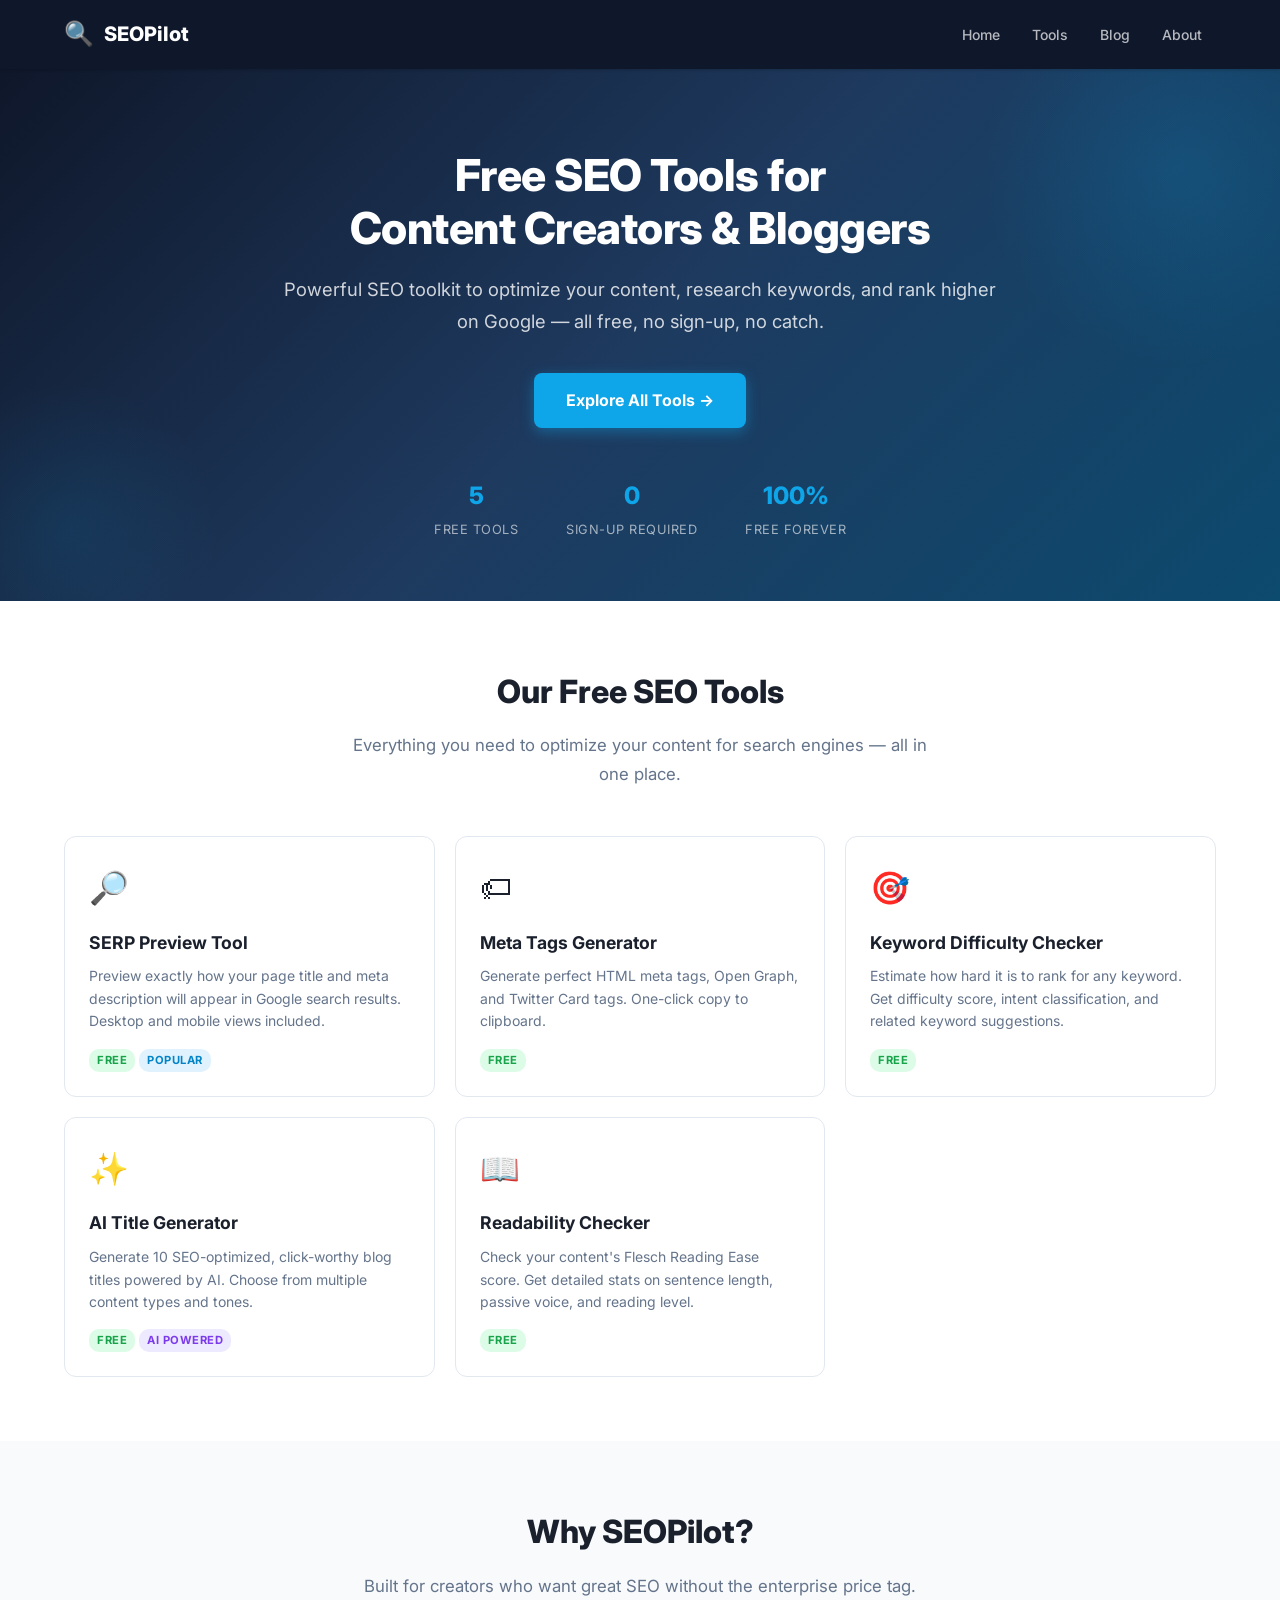
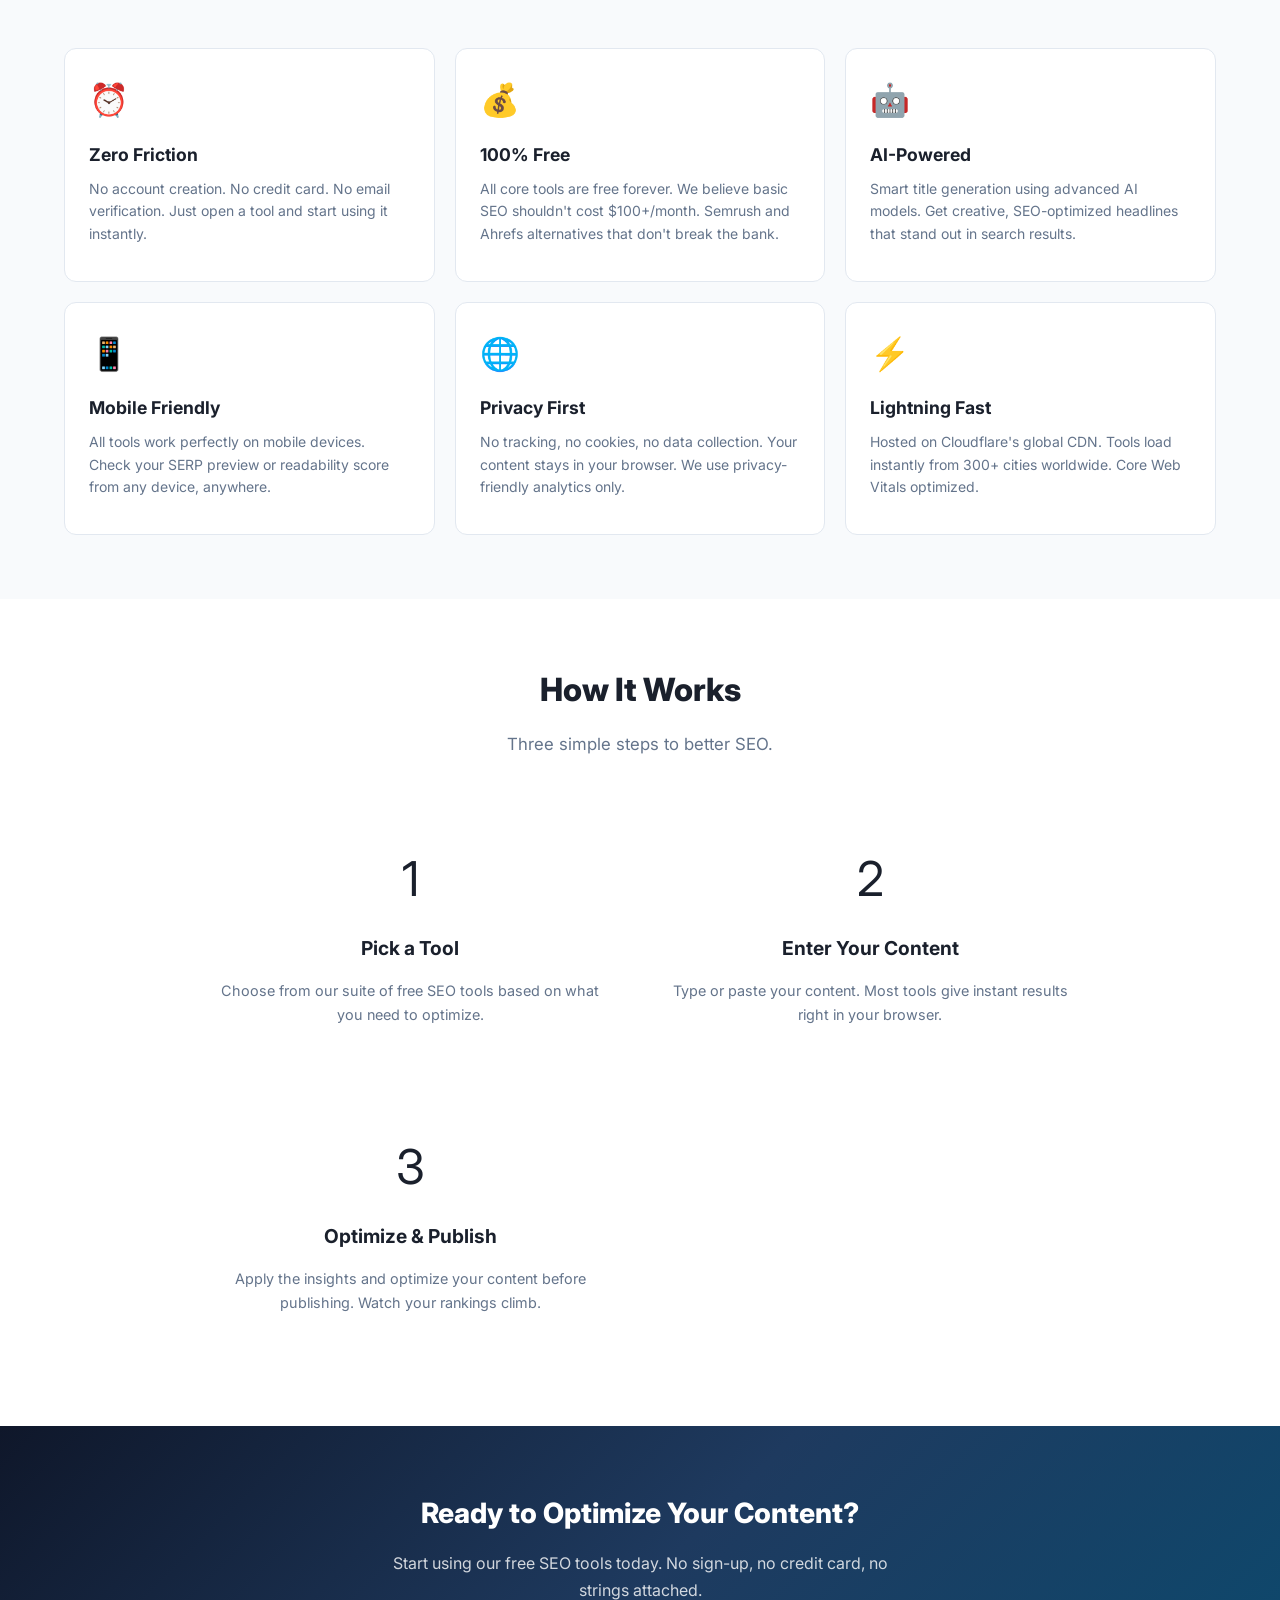
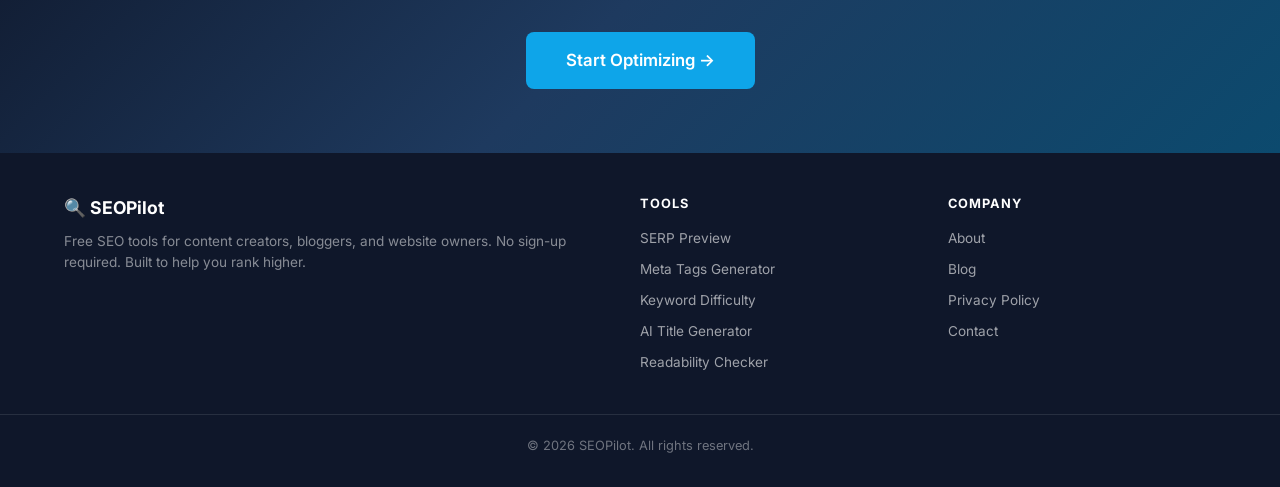
<file: index.html>
<!DOCTYPE html>
<html lang="en">
<head>
<meta charset="UTF-8">
<meta name="viewport" content="width=device-width, initial-scale=1.0">
<title>SEOPilot — Free SEO Tools for Content Creators | No Sign-up</title>
<meta name="description" content="Free SEO toolkit for bloggers and content creators. SERP preview, meta tags generator, keyword difficulty checker, AI title generator, readability checker. No sign-up required.">
<meta name="keywords" content="free seo tools, serp preview, meta tags generator, keyword difficulty checker, blog title generator, readability checker, seo toolkit">
  <meta name="google-site-verification" content="DtPGThG_ALTm24h2WNRoPgK8EheBZ637I0YvZ5akp44">
  <meta name="robots" content="index, follow">
  <link rel="canonical" href="https://seopilot.crazynotesman.workers.dev/">

<!-- Open Graph -->
<meta property="og:title" content="SEOPilot — Free SEO Tools for Content Creators | No Sign-up">
<meta property="og:description" content="Free SEO toolkit for bloggers and content creators. No sign-up, no credit card, no limits.">
<meta property="og:type" content="website">
<meta property="og:url" content="https://seopilot.crazynotesman.workers.dev/">
<meta property="og:site_name" content="SEOPilot">

<!-- Twitter Card -->
<meta name="twitter:card" content="summary_large_image">
<meta name="twitter:title" content="SEOPilot — Free SEO Tools for Content Creators">
<meta name="twitter:description" content="Free SEO toolkit for bloggers and content creators. No sign-up, no credit card, no limits.">

<!-- Schema -->
<script type="application/ld+json">
{
  "@context": "https://schema.org",
  "@type": "WebSite",
  "name": "SEOPilot",
  "url": "https://seopilot.crazynotesman.workers.dev/",
  "description": "Free SEO tools for content creators, bloggers, and website owners. No sign-up required.",
  "potentialAction": {
    "@type": "SearchAction",
    "target": "https://seopilot.crazynotesman.workers.dev/search?q={search_term_string}",
    "query-input": "required name=search_term_string"
  }
}
</script>

<!-- Fonts -->
<link rel="preconnect" href="https://fonts.googleapis.com">
<link rel="preconnect" href="https://fonts.gstatic.com" crossorigin>
<link href="https://fonts.googleapis.com/css2?family=Inter:wght@400;500;600;700;800&display=swap" rel="stylesheet">

<link rel="stylesheet" href="/assets/css/main.css">
</head>
<body>
<div id="header-placeholder"></div>

<!-- Hero -->
<section class="hero">
  <div class="hero-content">
    <h1>Free SEO Tools for<br>Content Creators & Bloggers</h1>
    <p class="hero-subtitle">Powerful SEO toolkit to optimize your content, research keywords, and rank higher on Google — all free, no sign-up, no catch.</p>
    <a href="/tools/" class="hero-cta">Explore All Tools &rarr;</a>
    <div class="hero-stats">
      <div class="hero-stat">
        <div class="stat-num">5</div>
        <div class="stat-label">Free Tools</div>
      </div>
      <div class="hero-stat">
        <div class="stat-num">0</div>
        <div class="stat-label">Sign-up Required</div>
      </div>
      <div class="hero-stat">
        <div class="stat-num">100%</div>
        <div class="stat-label">Free Forever</div>
      </div>
    </div>
  </div>
</section>

<!-- Tools Section -->
<section class="section">
  <div class="container">
    <div class="section-header">
      <h2>Our Free SEO Tools</h2>
      <p class="section-desc">Everything you need to optimize your content for search engines — all in one place.</p>
    </div>
    <div class="cards-grid">

      <a href="/tools/serp-preview/" class="tool-card">
        <div class="tool-card-icon">&#128270;</div>
        <h3>SERP Preview Tool</h3>
        <p>Preview exactly how your page title and meta description will appear in Google search results. Desktop and mobile views included.</p>
        <span class="badge badge-free">Free</span>
        <span class="badge badge-popular">Popular</span>
      </a>

      <a href="/tools/meta-tags-generator/" class="tool-card">
        <div class="tool-card-icon">&#127991;</div>
        <h3>Meta Tags Generator</h3>
        <p>Generate perfect HTML meta tags, Open Graph, and Twitter Card tags. One-click copy to clipboard.</p>
        <span class="badge badge-free">Free</span>
      </a>

      <a href="/tools/keyword-difficulty/" class="tool-card">
        <div class="tool-card-icon">&#127919;</div>
        <h3>Keyword Difficulty Checker</h3>
        <p>Estimate how hard it is to rank for any keyword. Get difficulty score, intent classification, and related keyword suggestions.</p>
        <span class="badge badge-free">Free</span>
      </a>

      <a href="/tools/ai-title-generator/" class="tool-card">
        <div class="tool-card-icon">&#10024;</div>
        <h3>AI Title Generator</h3>
        <p>Generate 10 SEO-optimized, click-worthy blog titles powered by AI. Choose from multiple content types and tones.</p>
        <span class="badge badge-free">Free</span>
        <span class="badge badge-ai">AI Powered</span>
      </a>

      <a href="/tools/readability-checker/" class="tool-card">
        <div class="tool-card-icon">&#128214;</div>
        <h3>Readability Checker</h3>
        <p>Check your content's Flesch Reading Ease score. Get detailed stats on sentence length, passive voice, and reading level.</p>
        <span class="badge badge-free">Free</span>
      </a>

    </div>
  </div>
</section>

<!-- Why Section -->
<section class="section" style="background:var(--card-bg)">
  <div class="container">
    <div class="section-header">
      <h2>Why SEOPilot?</h2>
      <p class="section-desc">Built for creators who want great SEO without the enterprise price tag.</p>
    </div>
    <div class="cards-grid" style="margin-top:40px">
      <div class="tool-card" style="cursor:default;transform:none">
        <div class="tool-card-icon">&#9200;</div>
        <h3>Zero Friction</h3>
        <p>No account creation. No credit card. No email verification. Just open a tool and start using it instantly.</p>
      </div>
      <div class="tool-card" style="cursor:default;transform:none">
        <div class="tool-card-icon">&#128176;</div>
        <h3>100% Free</h3>
        <p>All core tools are free forever. We believe basic SEO shouldn't cost $100+/month. Semrush and Ahrefs alternatives that don't break the bank.</p>
      </div>
      <div class="tool-card" style="cursor:default;transform:none">
        <div class="tool-card-icon">&#129302;</div>
        <h3>AI-Powered</h3>
        <p>Smart title generation using advanced AI models. Get creative, SEO-optimized headlines that stand out in search results.</p>
      </div>
      <div class="tool-card" style="cursor:default;transform:none">
        <div class="tool-card-icon">&#128241;</div>
        <h3>Mobile Friendly</h3>
        <p>All tools work perfectly on mobile devices. Check your SERP preview or readability score from any device, anywhere.</p>
      </div>
      <div class="tool-card" style="cursor:default;transform:none">
        <div class="tool-card-icon">&#127760;</div>
        <h3>Privacy First</h3>
        <p>No tracking, no cookies, no data collection. Your content stays in your browser. We use privacy-friendly analytics only.</p>
      </div>
      <div class="tool-card" style="cursor:default;transform:none">
        <div class="tool-card-icon">&#9889;</div>
        <h3>Lightning Fast</h3>
        <p>Hosted on Cloudflare's global CDN. Tools load instantly from 300+ cities worldwide. Core Web Vitals optimized.</p>
      </div>
    </div>
  </div>
</section>

<!-- How It Works -->
<section class="section">
  <div class="container">
    <div class="section-header">
      <h2>How It Works</h2>
      <p class="section-desc">Three simple steps to better SEO.</p>
    </div>
    <div class="cards-grid" style="max-width:900px;margin:40px auto 0">
      <div style="text-align:center;padding:32px 20px">
        <div style="font-size:3rem;margin-bottom:12px">1</div>
        <h3 style="font-size:1.2rem;margin:0 0 8px">Pick a Tool</h3>
        <p style="font-size:0.9rem;color:var(--text-secondary)">Choose from our suite of free SEO tools based on what you need to optimize.</p>
      </div>
      <div style="text-align:center;padding:32px 20px">
        <div style="font-size:3rem;margin-bottom:12px">2</div>
        <h3 style="font-size:1.2rem;margin:0 0 8px">Enter Your Content</h3>
        <p style="font-size:0.9rem;color:var(--text-secondary)">Type or paste your content. Most tools give instant results right in your browser.</p>
      </div>
      <div style="text-align:center;padding:32px 20px">
        <div style="font-size:3rem;margin-bottom:12px">3</div>
        <h3 style="font-size:1.2rem;margin:0 0 8px">Optimize & Publish</h3>
        <p style="font-size:0.9rem;color:var(--text-secondary)">Apply the insights and optimize your content before publishing. Watch your rankings climb.</p>
      </div>
    </div>
  </div>
</section>

<!-- CTA -->
<section style="background:linear-gradient(135deg,#0f172a 0%,#1e3a5f 50%,#0c4a6e 100%);color:white;padding:64px 0;text-align:center">
  <div class="container">
    <h2 style="font-size:1.75rem;font-weight:800;margin:0 0 12px">Ready to Optimize Your Content?</h2>
    <p style="font-size:1rem;opacity:0.8;margin:0 0 28px;max-width:500px;margin-left:auto;margin-right:auto">Start using our free SEO tools today. No sign-up, no credit card, no strings attached.</p>
    <a href="/tools/" class="btn btn-primary btn-lg" style="font-size:1.05rem;padding:14px 40px">Start Optimizing &rarr;</a>
  </div>
</section>

<div id="footer-placeholder"></div>

<script src="/assets/js/config.js"></script>
<script src="/assets/js/components.js"></script>
</body>
</html>
</file>
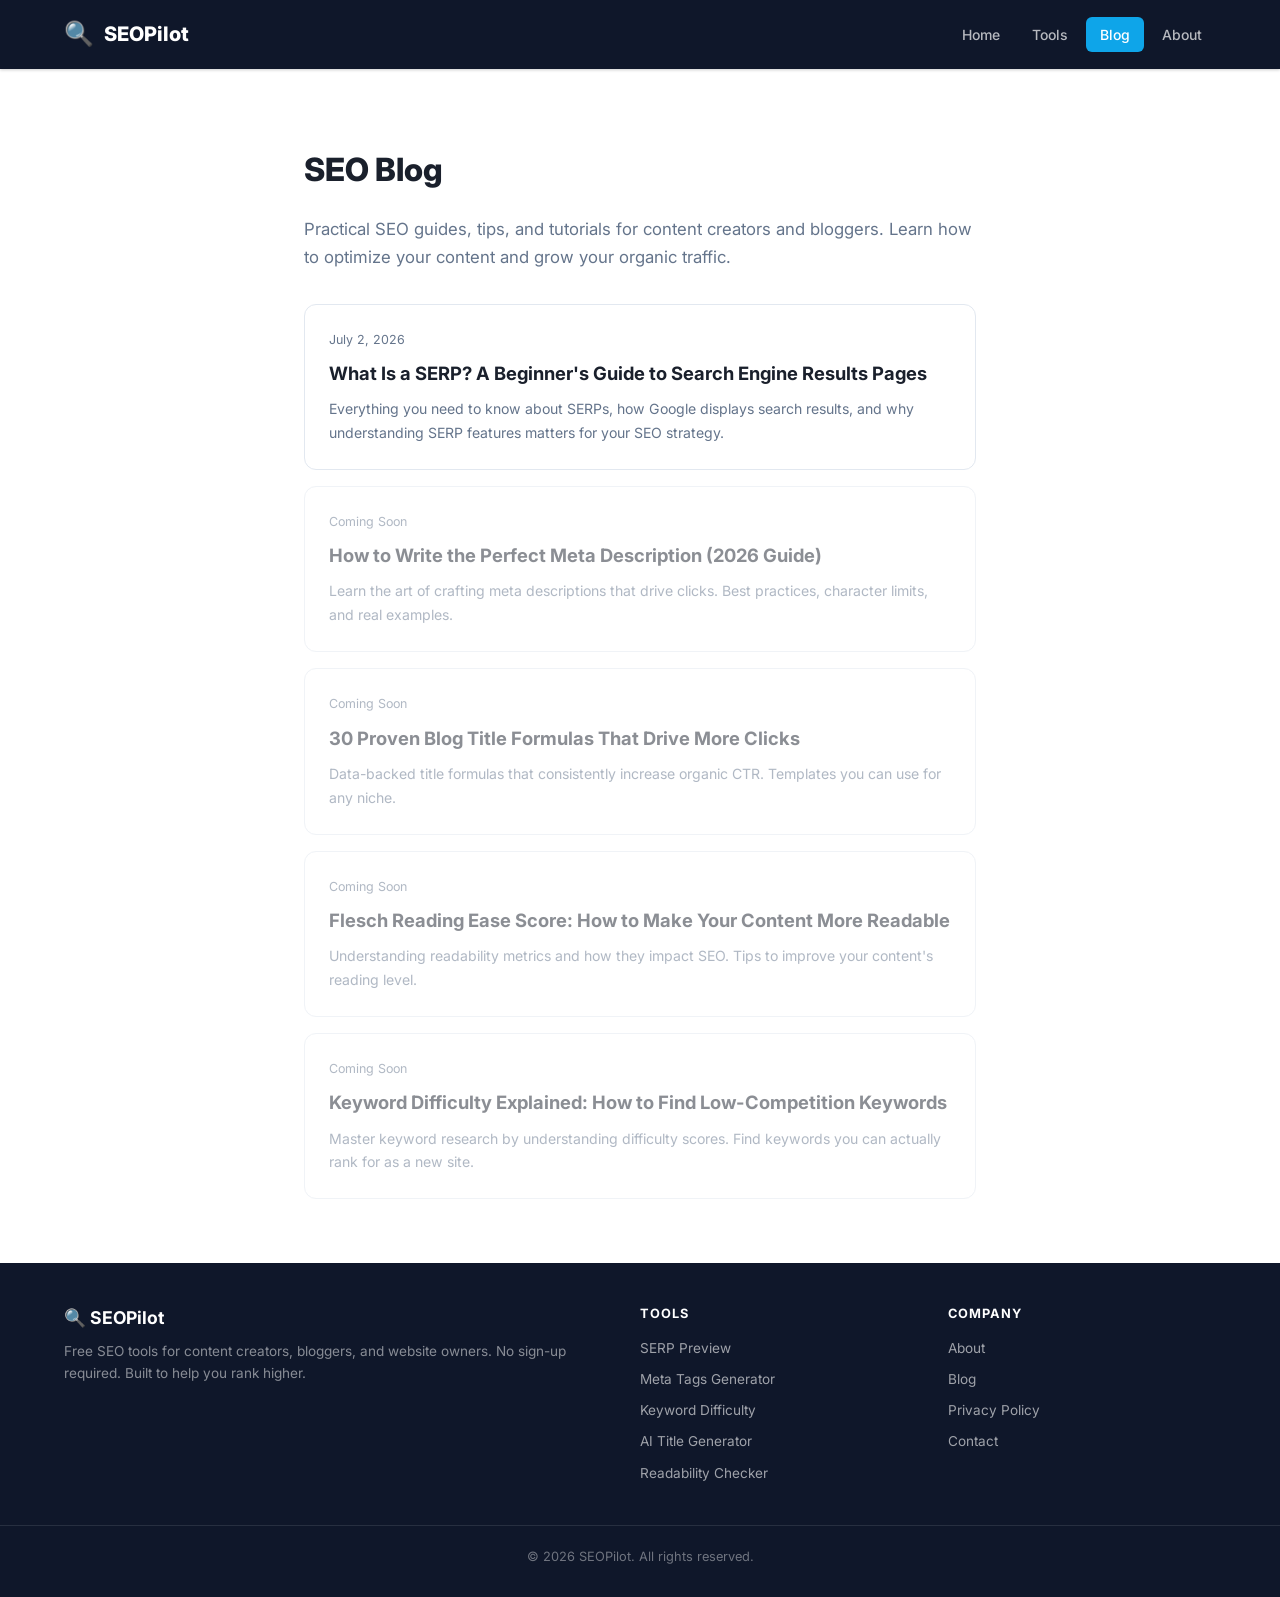
<file: blog/index.html>
<!DOCTYPE html>
<html lang="en">
<head>
<meta charset="UTF-8">
<meta name="viewport" content="width=device-width, initial-scale=1.0">
<title>SEO Blog — Tips, Guides & Tutorials | SEOPilot</title>
<meta name="description" content="Free SEO guides and tutorials for content creators. Learn how to write better meta descriptions, research keywords, and optimize your content for search engines.">
<link rel="canonical" href="https://seopilot.crazynotesman.workers.dev/blog/">
<meta name="robots" content="index, follow">
<link href="https://fonts.googleapis.com/css2?family=Inter:wght@400;500;600;700;800&display=swap" rel="stylesheet">
<link rel="stylesheet" href="/assets/css/main.css">
</head>
<body>
<div id="header-placeholder"></div>

<section class="section" style="padding-top:48px">
  <div class="container" style="max-width:720px">
    <h1 style="font-size:2rem;font-weight:800;margin-bottom:8px">SEO Blog</h1>
    <p style="font-size:1.05rem;color:var(--text-secondary);margin-bottom:32px">Practical SEO guides, tips, and tutorials for content creators and bloggers. Learn how to optimize your content and grow your organic traffic.</p>

    <div style="display:flex;flex-direction:column;gap:16px">

      <div class="blog-card">
        <div class="blog-date">July 2, 2026</div>
        <h3><a href="/blog/what-is-serp/">What Is a SERP? A Beginner's Guide to Search Engine Results Pages</a></h3>
        <p>Everything you need to know about SERPs, how Google displays search results, and why understanding SERP features matters for your SEO strategy.</p>
      </div>

      <div class="blog-card" style="opacity:0.5;cursor:default">
        <div class="blog-date">Coming Soon</div>
        <h3>How to Write the Perfect Meta Description (2026 Guide)</h3>
        <p>Learn the art of crafting meta descriptions that drive clicks. Best practices, character limits, and real examples.</p>
      </div>

      <div class="blog-card" style="opacity:0.5;cursor:default">
        <div class="blog-date">Coming Soon</div>
        <h3>30 Proven Blog Title Formulas That Drive More Clicks</h3>
        <p>Data-backed title formulas that consistently increase organic CTR. Templates you can use for any niche.</p>
      </div>

      <div class="blog-card" style="opacity:0.5;cursor:default">
        <div class="blog-date">Coming Soon</div>
        <h3>Flesch Reading Ease Score: How to Make Your Content More Readable</h3>
        <p>Understanding readability metrics and how they impact SEO. Tips to improve your content's reading level.</p>
      </div>

      <div class="blog-card" style="opacity:0.5;cursor:default">
        <div class="blog-date">Coming Soon</div>
        <h3>Keyword Difficulty Explained: How to Find Low-Competition Keywords</h3>
        <p>Master keyword research by understanding difficulty scores. Find keywords you can actually rank for as a new site.</p>
      </div>

    </div>
  </div>
</section>

<div id="footer-placeholder"></div>
<script src="/assets/js/config.js"></script>
<script src="/assets/js/components.js"></script>
</body>
</html>
</file>
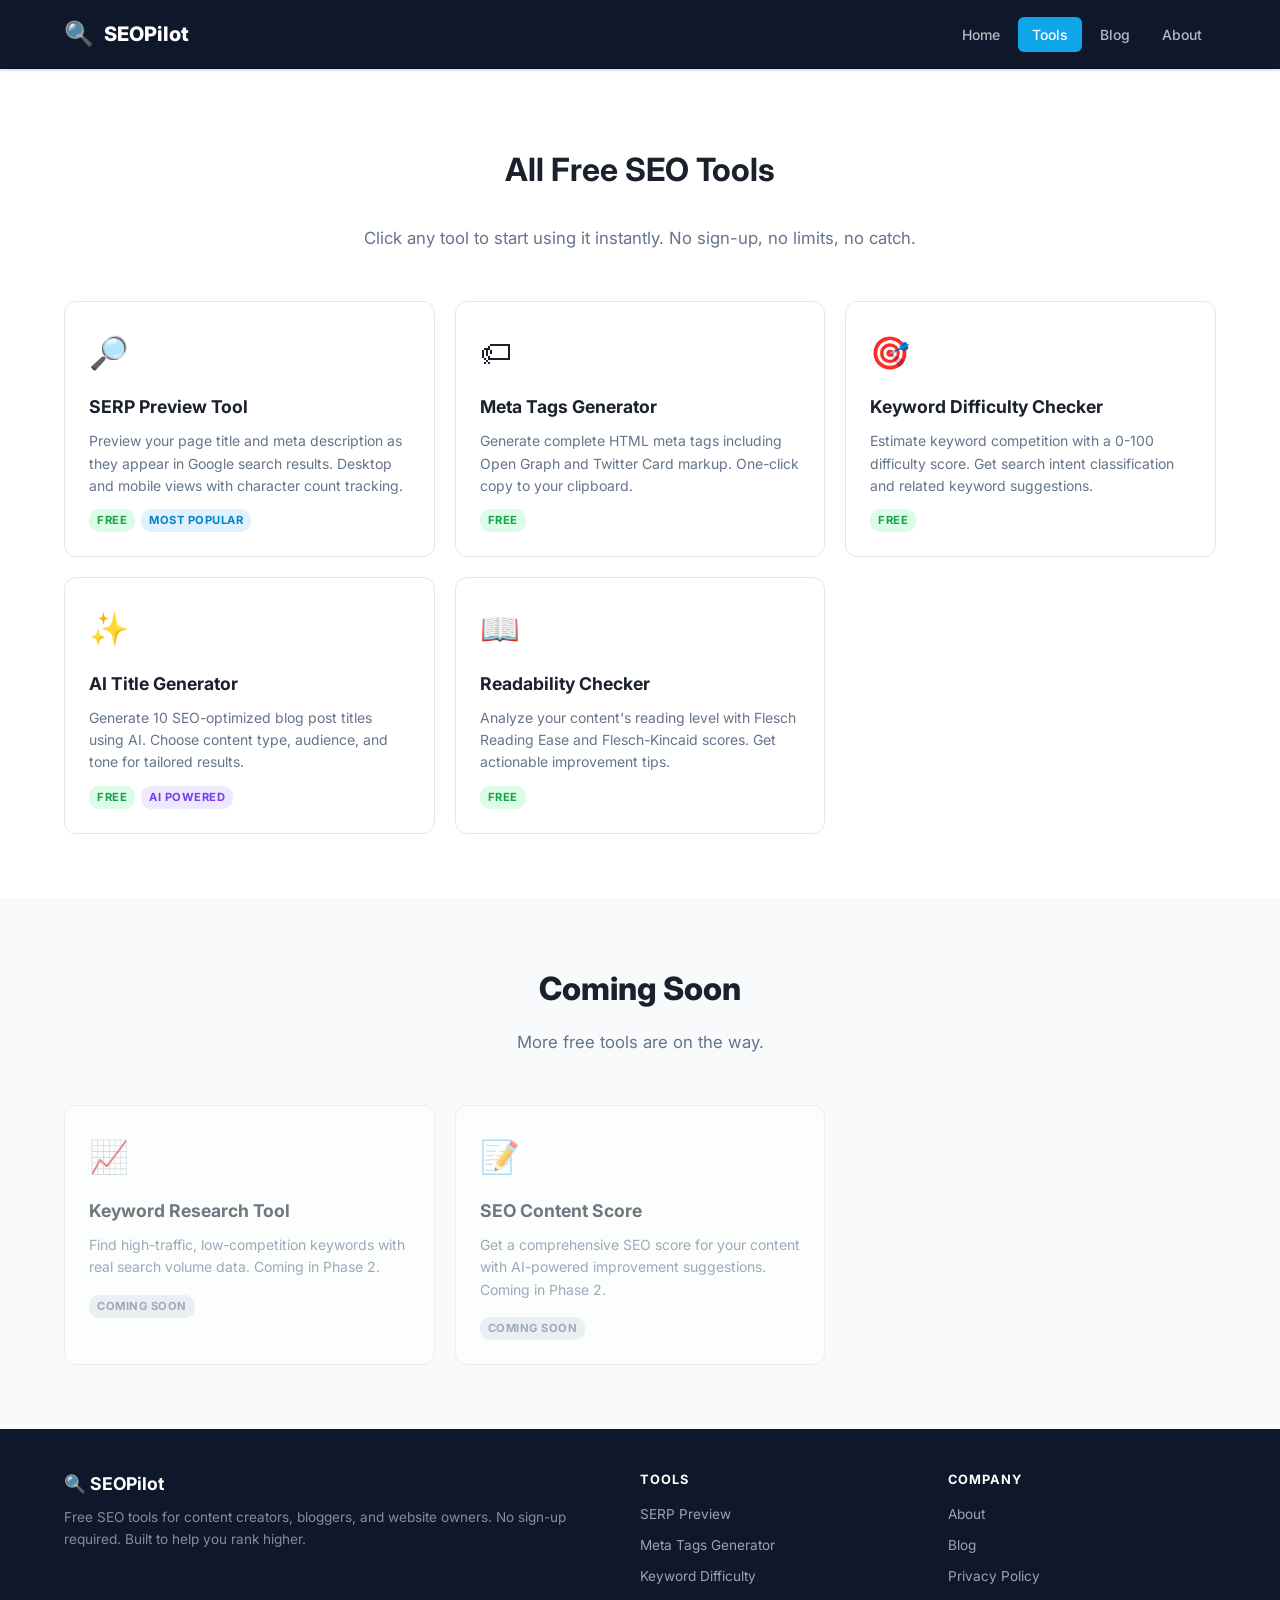
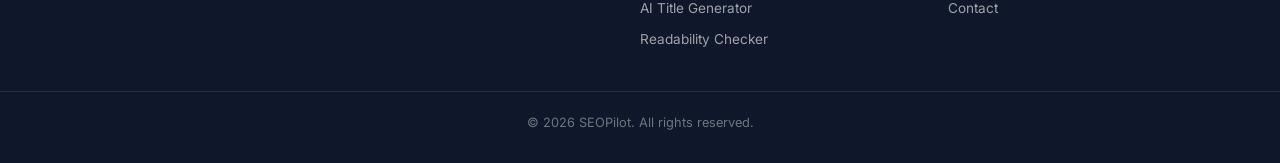
<file: tools/index.html>
<!DOCTYPE html>
<html lang="en">
<head>
<meta charset="UTF-8">
<meta name="viewport" content="width=device-width, initial-scale=1.0">
<title>Free SEO Tools — SEOPilot</title>
<meta name="description" content="Browse all free SEO tools: SERP preview, meta tags generator, keyword difficulty checker, AI title generator, readability checker. No sign-up required.">
<link rel="canonical" href="https://seopilot.crazynotesman.workers.dev/tools/">
<meta name="robots" content="index, follow">
<link href="https://fonts.googleapis.com/css2?family=Inter:wght@400;500;600;700;800&display=swap" rel="stylesheet">
<link rel="stylesheet" href="/assets/css/main.css">
</head>
<body>
<div id="header-placeholder"></div>

<section class="section" style="padding-top:48px">
  <div class="container">
    <div class="section-header">
      <h1 style="font-size:2rem">All Free SEO Tools</h1>
      <p class="section-desc">Click any tool to start using it instantly. No sign-up, no limits, no catch.</p>
    </div>

    <div class="cards-grid" style="margin-top:32px">

      <a href="/tools/serp-preview/" class="tool-card">
        <div class="tool-card-icon">&#128270;</div>
        <h3>SERP Preview Tool</h3>
        <p>Preview your page title and meta description as they appear in Google search results. Desktop and mobile views with character count tracking.</p>
        <div style="display:flex;gap:6px;flex-wrap:wrap">
          <span class="badge badge-free">Free</span>
          <span class="badge badge-popular">Most Popular</span>
        </div>
      </a>

      <a href="/tools/meta-tags-generator/" class="tool-card">
        <div class="tool-card-icon">&#127991;</div>
        <h3>Meta Tags Generator</h3>
        <p>Generate complete HTML meta tags including Open Graph and Twitter Card markup. One-click copy to your clipboard.</p>
        <div style="display:flex;gap:6px;flex-wrap:wrap">
          <span class="badge badge-free">Free</span>
        </div>
      </a>

      <a href="/tools/keyword-difficulty/" class="tool-card">
        <div class="tool-card-icon">&#127919;</div>
        <h3>Keyword Difficulty Checker</h3>
        <p>Estimate keyword competition with a 0-100 difficulty score. Get search intent classification and related keyword suggestions.</p>
        <div style="display:flex;gap:6px;flex-wrap:wrap">
          <span class="badge badge-free">Free</span>
        </div>
      </a>

      <a href="/tools/ai-title-generator/" class="tool-card">
        <div class="tool-card-icon">&#10024;</div>
        <h3>AI Title Generator</h3>
        <p>Generate 10 SEO-optimized blog post titles using AI. Choose content type, audience, and tone for tailored results.</p>
        <div style="display:flex;gap:6px;flex-wrap:wrap">
          <span class="badge badge-free">Free</span>
          <span class="badge badge-ai">AI Powered</span>
        </div>
      </a>

      <a href="/tools/readability-checker/" class="tool-card">
        <div class="tool-card-icon">&#128214;</div>
        <h3>Readability Checker</h3>
        <p>Analyze your content's reading level with Flesch Reading Ease and Flesch-Kincaid scores. Get actionable improvement tips.</p>
        <div style="display:flex;gap:6px;flex-wrap:wrap">
          <span class="badge badge-free">Free</span>
        </div>
      </a>

    </div>
  </div>
</section>

<!-- Coming Soon -->
<section class="section" style="background:var(--card-bg)">
  <div class="container">
    <div class="section-header">
      <h2>Coming Soon</h2>
      <p class="section-desc">More free tools are on the way.</p>
    </div>
    <div class="cards-grid" style="margin-top:32px">
      <div class="tool-card" style="cursor:default;opacity:0.6">
        <div class="tool-card-icon">&#128200;</div>
        <h3>Keyword Research Tool</h3>
        <p>Find high-traffic, low-competition keywords with real search volume data. Coming in Phase 2.</p>
        <span class="badge" style="background:var(--border);color:var(--text-secondary)">Coming Soon</span>
      </div>
      <div class="tool-card" style="cursor:default;opacity:0.6">
        <div class="tool-card-icon">&#128221;</div>
        <h3>SEO Content Score</h3>
        <p>Get a comprehensive SEO score for your content with AI-powered improvement suggestions. Coming in Phase 2.</p>
        <span class="badge" style="background:var(--border);color:var(--text-secondary)">Coming Soon</span>
      </div>
    </div>
  </div>
</section>

<div id="footer-placeholder"></div>
<script src="/assets/js/config.js"></script>
<script src="/assets/js/components.js"></script>
</body>
</html>
</file>
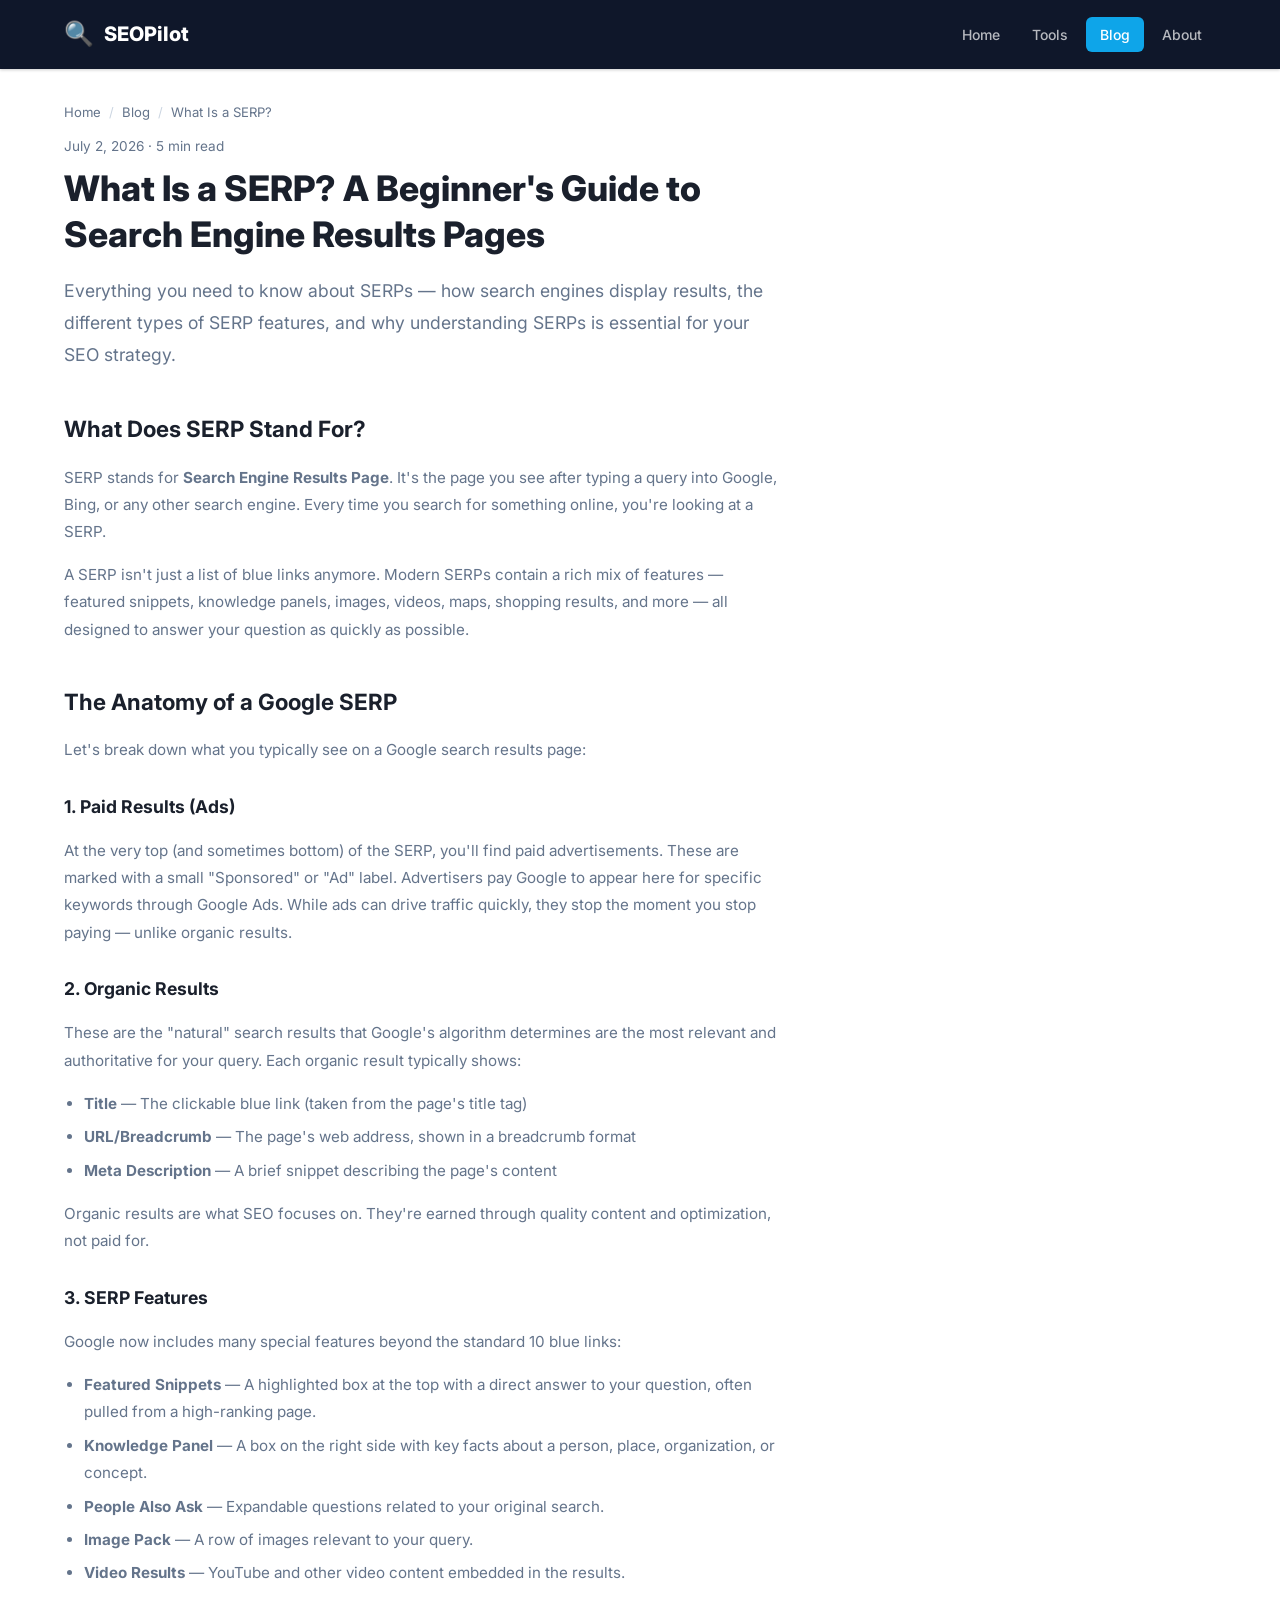
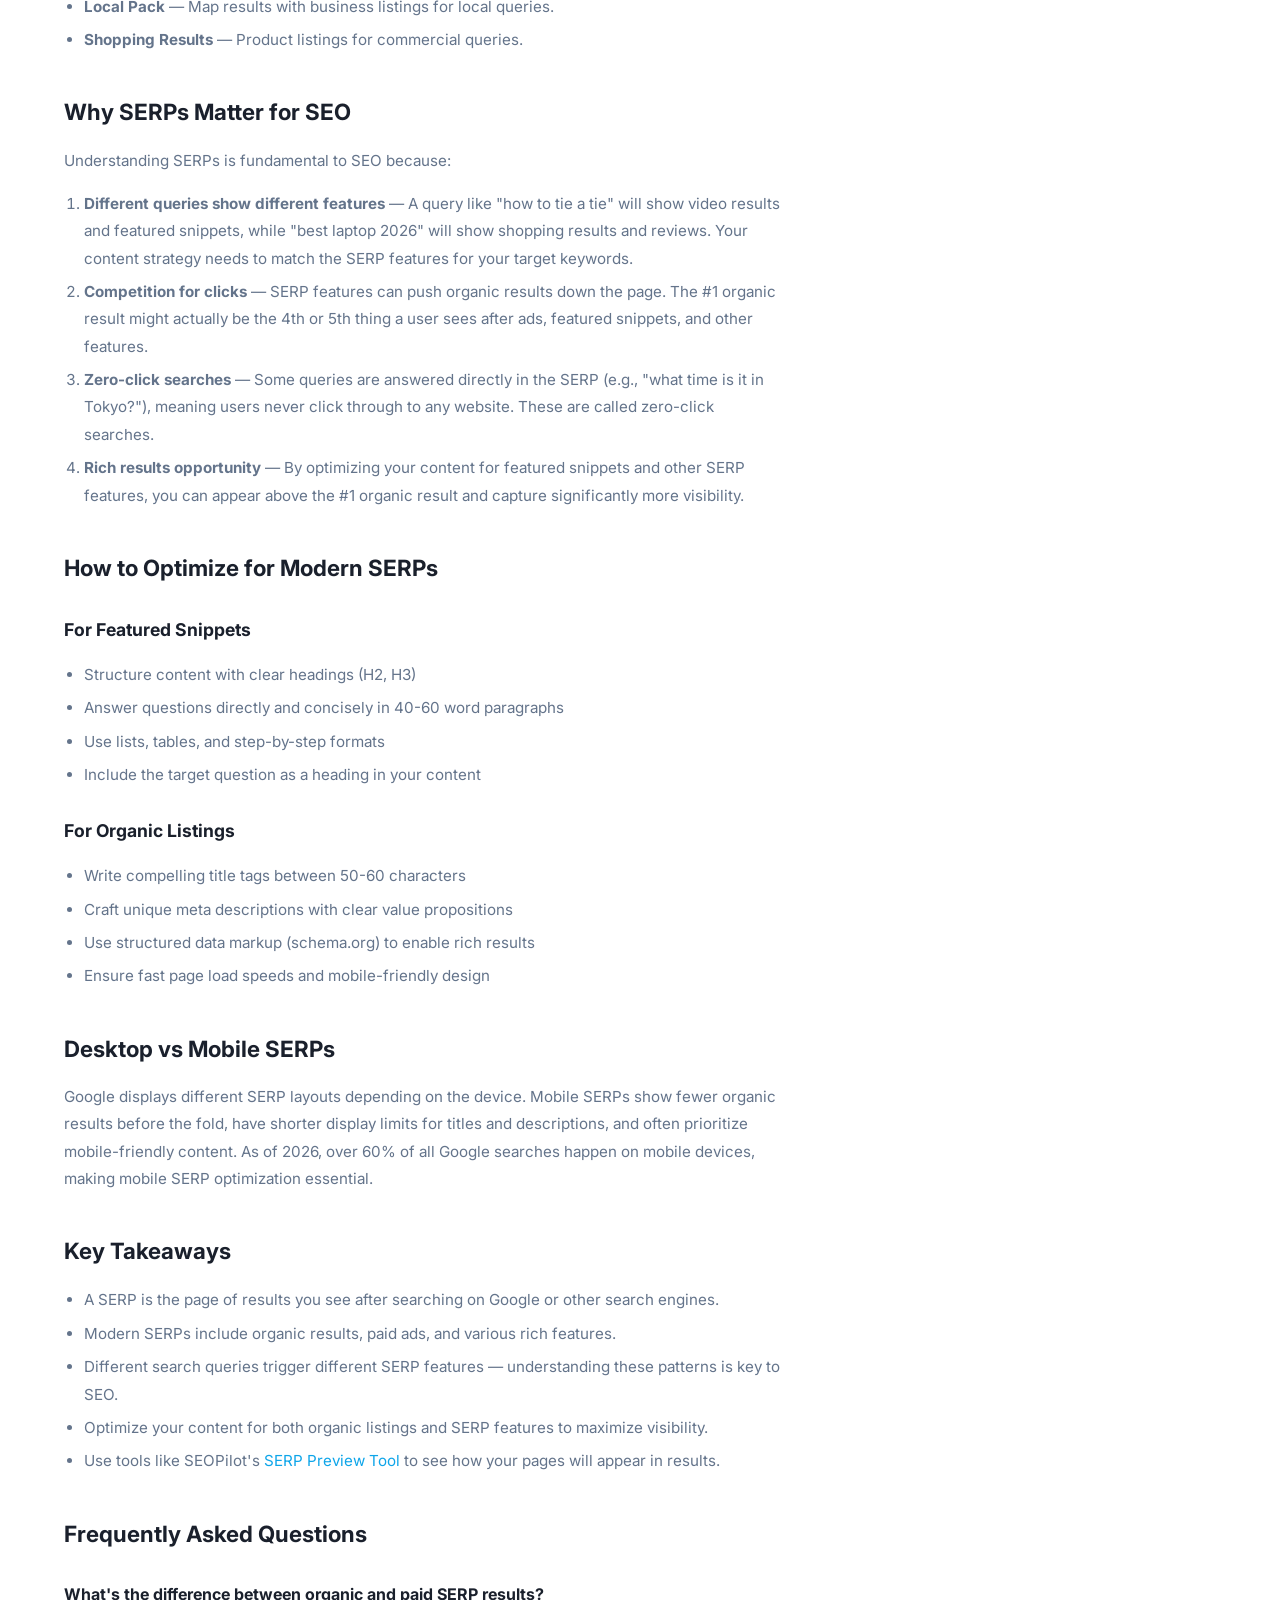
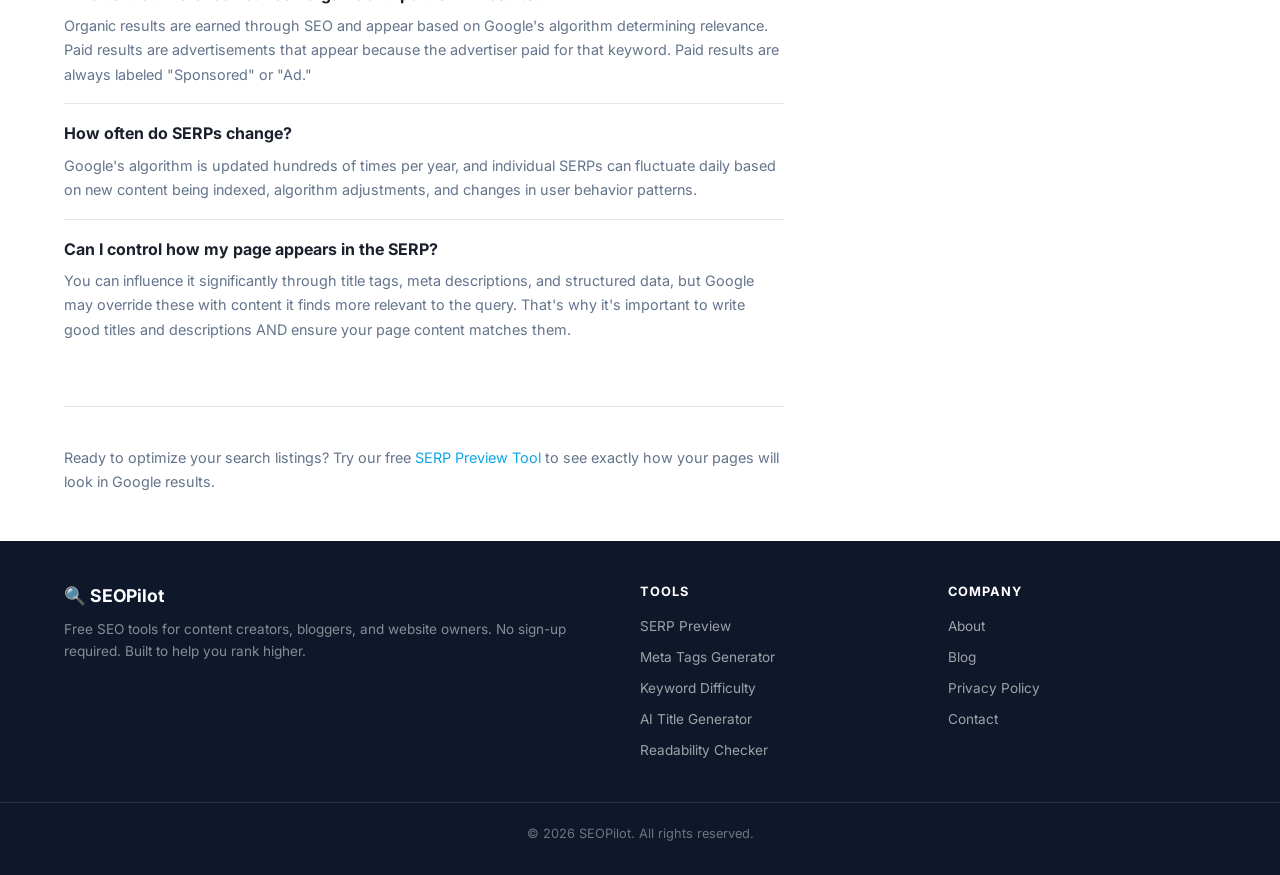
<file: blog/what-is-serp/index.html>
<!DOCTYPE html>
<html lang="en">
<head>
<meta charset="UTF-8">
<meta name="viewport" content="width=device-width, initial-scale=1.0">
<title>What Is a SERP? A Beginner's Guide to Search Engine Results Pages | SEOPilot</title>
<meta name="description" content="Learn what a SERP (Search Engine Results Page) is, how Google displays search results, and why understanding SERP features matters for your SEO strategy.">
<link rel="canonical" href="https://seopilot.crazynotesman.workers.dev/blog/what-is-serp/">
<meta name="robots" content="index, follow">
<meta property="og:title" content="What Is a SERP? A Beginner's Guide to Search Engine Results Pages">
<meta property="og:description" content="Learn what a SERP is, how Google displays search results, and why understanding SERP features matters for your SEO strategy.">
<meta property="og:type" content="article">
<script type="application/ld+json">
{
  "@context": "https://schema.org",
  "@type": "Article",
  "headline": "What Is a SERP? A Beginner's Guide to Search Engine Results Pages",
  "description": "Everything you need to know about SERPs, how Google displays search results, and why understanding SERP features matters for your SEO strategy.",
  "datePublished": "2026-07-02",
  "author": { "@type": "Organization", "name": "SEOPilot" }
}
</script>
<link href="https://fonts.googleapis.com/css2?family=Inter:wght@400;500;600;700;800&display=swap" rel="stylesheet">
<link rel="stylesheet" href="/assets/css/main.css">
</head>
<body>
<div id="header-placeholder"></div>

<main class="tool-page">
  <div class="breadcrumb">
    <a href="/">Home</a> <span class="sep">/</span>
    <a href="/blog/">Blog</a> <span class="sep">/</span>
    <span>What Is a SERP?</span>
  </div>

  <article style="max-width:720px">
    <div style="margin-bottom:32px">
      <div style="font-size:0.85rem;color:var(--text-secondary);margin-bottom:8px">July 2, 2026 · 5 min read</div>
      <h1 style="font-size:2.2rem;font-weight:800;line-height:1.3;margin:0 0 16px">What Is a SERP? A Beginner's Guide to Search Engine Results Pages</h1>
      <p style="font-size:1.1rem;color:var(--text-secondary);line-height:1.8">Everything you need to know about SERPs — how search engines display results, the different types of SERP features, and why understanding SERPs is essential for your SEO strategy.</p>
    </div>

    <div class="content-section">
      <h2>What Does SERP Stand For?</h2>
      <p>SERP stands for <strong>Search Engine Results Page</strong>. It's the page you see after typing a query into Google, Bing, or any other search engine. Every time you search for something online, you're looking at a SERP.</p>
      <p>A SERP isn't just a list of blue links anymore. Modern SERPs contain a rich mix of features — featured snippets, knowledge panels, images, videos, maps, shopping results, and more — all designed to answer your question as quickly as possible.</p>

      <h2>The Anatomy of a Google SERP</h2>
      <p>Let's break down what you typically see on a Google search results page:</p>

      <h3>1. Paid Results (Ads)</h3>
      <p>At the very top (and sometimes bottom) of the SERP, you'll find paid advertisements. These are marked with a small "Sponsored" or "Ad" label. Advertisers pay Google to appear here for specific keywords through Google Ads. While ads can drive traffic quickly, they stop the moment you stop paying — unlike organic results.</p>

      <h3>2. Organic Results</h3>
      <p>These are the "natural" search results that Google's algorithm determines are the most relevant and authoritative for your query. Each organic result typically shows:</p>
      <ul>
        <li><strong>Title</strong> — The clickable blue link (taken from the page's title tag)</li>
        <li><strong>URL/Breadcrumb</strong> — The page's web address, shown in a breadcrumb format</li>
        <li><strong>Meta Description</strong> — A brief snippet describing the page's content</li>
      </ul>
      <p>Organic results are what SEO focuses on. They're earned through quality content and optimization, not paid for.</p>

      <h3>3. SERP Features</h3>
      <p>Google now includes many special features beyond the standard 10 blue links:</p>
      <ul>
        <li><strong>Featured Snippets</strong> — A highlighted box at the top with a direct answer to your question, often pulled from a high-ranking page.</li>
        <li><strong>Knowledge Panel</strong> — A box on the right side with key facts about a person, place, organization, or concept.</li>
        <li><strong>People Also Ask</strong> — Expandable questions related to your original search.</li>
        <li><strong>Image Pack</strong> — A row of images relevant to your query.</li>
        <li><strong>Video Results</strong> — YouTube and other video content embedded in the results.</li>
        <li><strong>Local Pack</strong> — Map results with business listings for local queries.</li>
        <li><strong>Shopping Results</strong> — Product listings for commercial queries.</li>
      </ul>

      <h2>Why SERPs Matter for SEO</h2>
      <p>Understanding SERPs is fundamental to SEO because:</p>
      <ol>
        <li><strong>Different queries show different features</strong> — A query like "how to tie a tie" will show video results and featured snippets, while "best laptop 2026" will show shopping results and reviews. Your content strategy needs to match the SERP features for your target keywords.</li>
        <li><strong>Competition for clicks</strong> — SERP features can push organic results down the page. The #1 organic result might actually be the 4th or 5th thing a user sees after ads, featured snippets, and other features.</li>
        <li><strong>Zero-click searches</strong> — Some queries are answered directly in the SERP (e.g., "what time is it in Tokyo?"), meaning users never click through to any website. These are called zero-click searches.</li>
        <li><strong>Rich results opportunity</strong> — By optimizing your content for featured snippets and other SERP features, you can appear above the #1 organic result and capture significantly more visibility.</li>
      </ol>

      <h2>How to Optimize for Modern SERPs</h2>
      <h3>For Featured Snippets</h3>
      <ul>
        <li>Structure content with clear headings (H2, H3)</li>
        <li>Answer questions directly and concisely in 40-60 word paragraphs</li>
        <li>Use lists, tables, and step-by-step formats</li>
        <li>Include the target question as a heading in your content</li>
      </ul>

      <h3>For Organic Listings</h3>
      <ul>
        <li>Write compelling title tags between 50-60 characters</li>
        <li>Craft unique meta descriptions with clear value propositions</li>
        <li>Use structured data markup (schema.org) to enable rich results</li>
        <li>Ensure fast page load speeds and mobile-friendly design</li>
      </ul>

      <h2>Desktop vs Mobile SERPs</h2>
      <p>Google displays different SERP layouts depending on the device. Mobile SERPs show fewer organic results before the fold, have shorter display limits for titles and descriptions, and often prioritize mobile-friendly content. As of 2026, over 60% of all Google searches happen on mobile devices, making mobile SERP optimization essential.</p>

      <h2>Key Takeaways</h2>
      <ul>
        <li>A SERP is the page of results you see after searching on Google or other search engines.</li>
        <li>Modern SERPs include organic results, paid ads, and various rich features.</li>
        <li>Different search queries trigger different SERP features — understanding these patterns is key to SEO.</li>
        <li>Optimize your content for both organic listings and SERP features to maximize visibility.</li>
        <li>Use tools like SEOPilot's <a href="/tools/serp-preview/">SERP Preview Tool</a> to see how your pages will appear in results.</li>
      </ul>

      <h2>Frequently Asked Questions</h2>
      <div class="faq-item">
        <div class="faq-question">What's the difference between organic and paid SERP results?</div>
        <div class="faq-answer">Organic results are earned through SEO and appear based on Google's algorithm determining relevance. Paid results are advertisements that appear because the advertiser paid for that keyword. Paid results are always labeled "Sponsored" or "Ad."</div>
      </div>
      <div class="faq-item">
        <div class="faq-question">How often do SERPs change?</div>
        <div class="faq-answer">Google's algorithm is updated hundreds of times per year, and individual SERPs can fluctuate daily based on new content being indexed, algorithm adjustments, and changes in user behavior patterns.</div>
      </div>
      <div class="faq-item">
        <div class="faq-question">Can I control how my page appears in the SERP?</div>
        <div class="faq-answer">You can influence it significantly through title tags, meta descriptions, and structured data, but Google may override these with content it finds more relevant to the query. That's why it's important to write good titles and descriptions AND ensure your page content matches them.</div>
      </div>
    </div>

    <div style="margin-top:48px;padding-top:24px;border-top:1px solid var(--border)">
      <p style="color:var(--text-secondary);font-size:0.9rem">Ready to optimize your search listings? Try our free <a href="/tools/serp-preview/">SERP Preview Tool</a> to see exactly how your pages will look in Google results.</p>
    </div>
  </article>
</main>

<div id="footer-placeholder"></div>

<script src="/assets/js/config.js"></script>
<script src="/assets/js/components.js"></script>
</body>
</html>
</file>
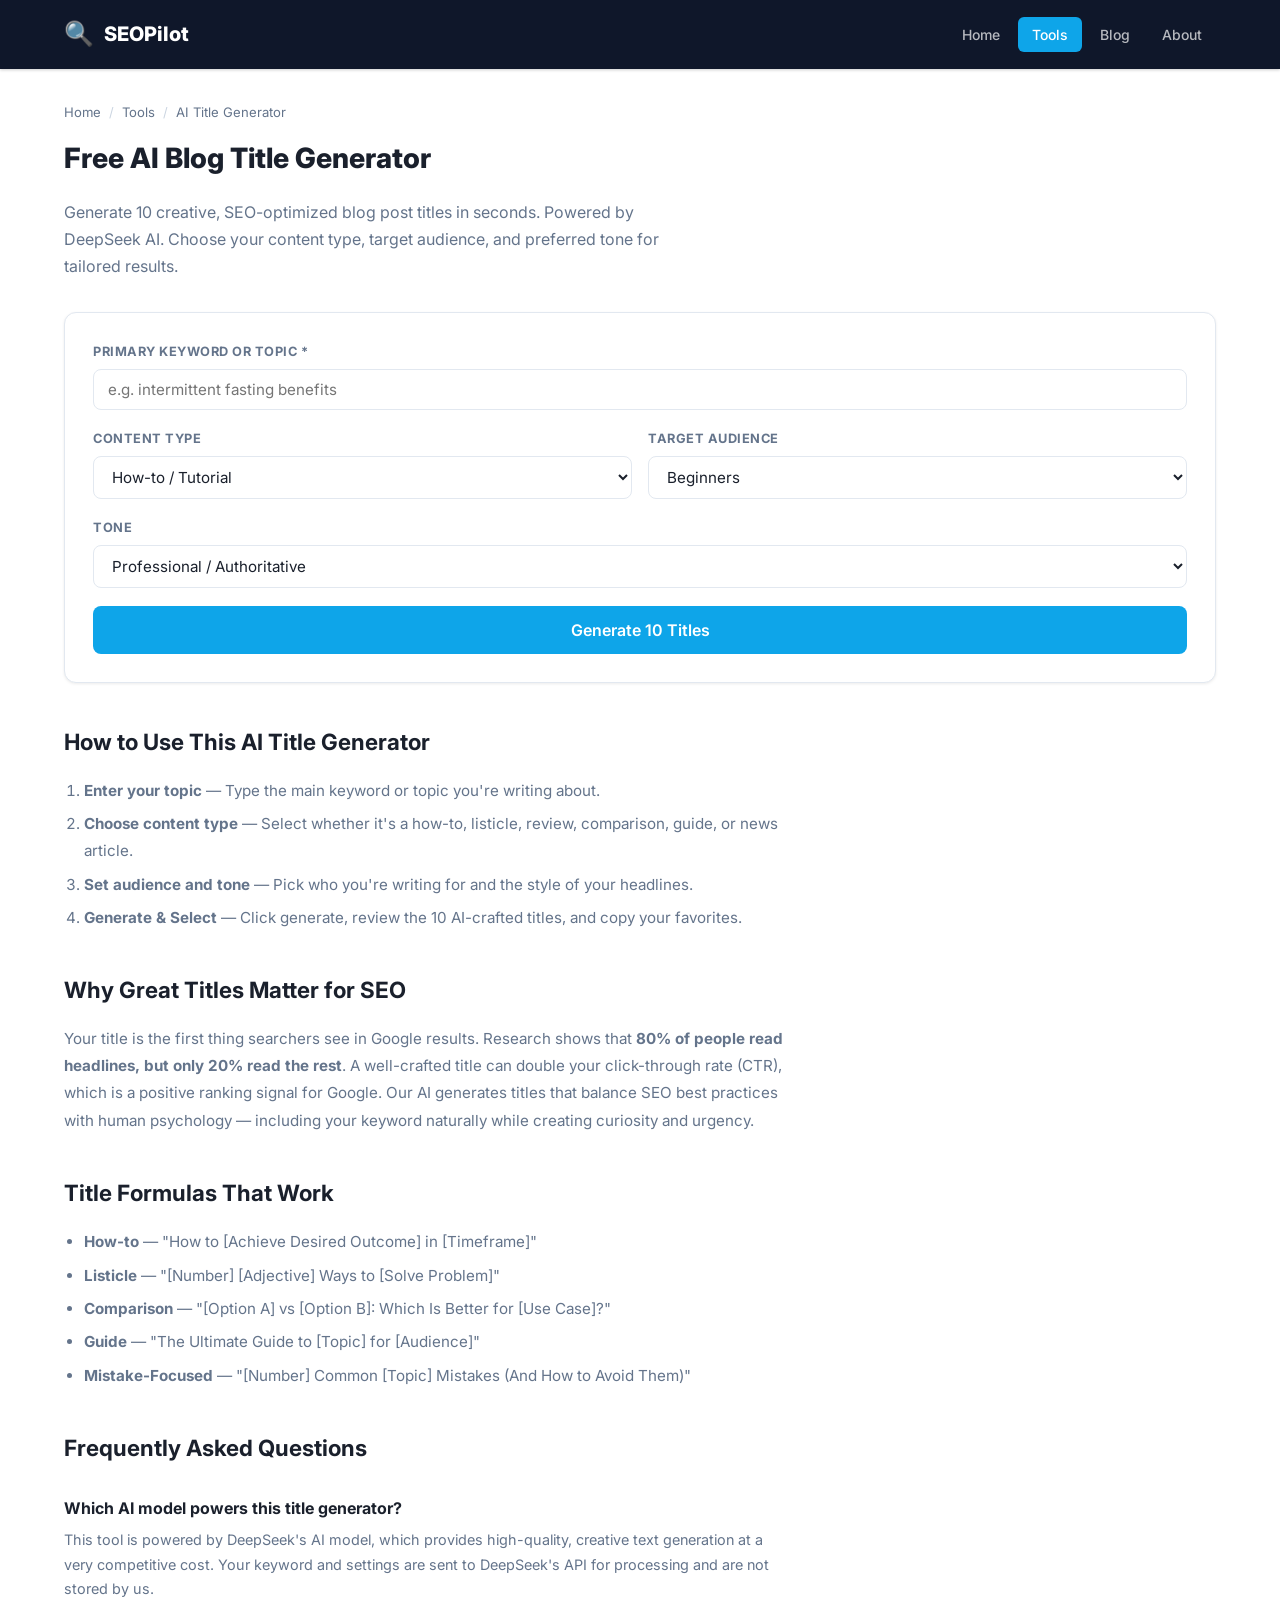
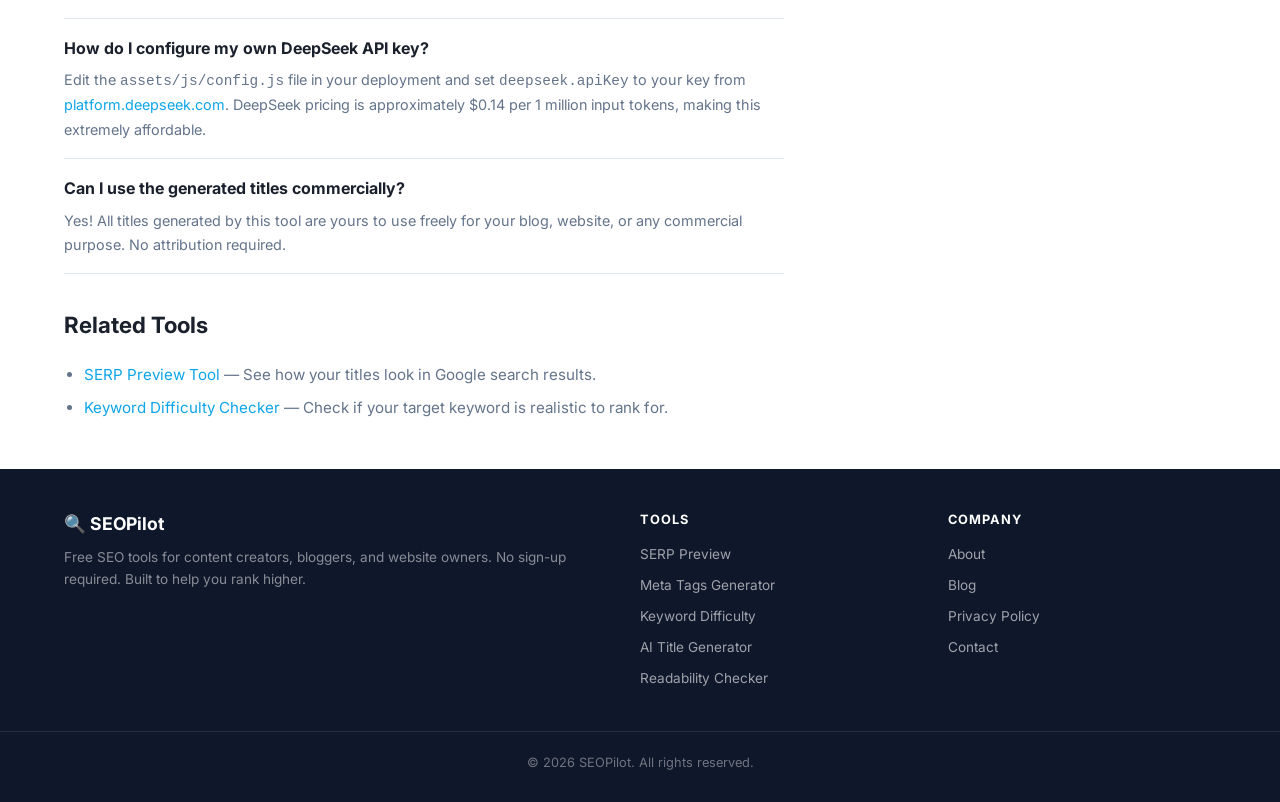
<file: tools/ai-title-generator/index.html>
<!DOCTYPE html>
<html lang="en">
<head>
<meta charset="UTF-8">
<meta name="viewport" content="width=device-width, initial-scale=1.0">
<title>Free AI Blog Title Generator — SEO Headlines Powered by AI | SEOPilot</title>
<meta name="description" content="Generate 10 SEO-optimized, click-worthy blog post titles using AI. Choose content type, audience, and tone. Powered by DeepSeek AI. Free, no sign-up.">
<link rel="canonical" href="https://seopilot.crazynotesman.workers.dev/tools/ai-title-generator/">
<meta name="robots" content="index, follow">
<meta property="og:title" content="Free AI Blog Title Generator — SEO Headlines Powered by AI | SEOPilot">
<meta property="og:description" content="Generate 10 SEO-optimized blog post titles using AI. Choose content type, audience, and tone for tailored results.">
<script type="application/ld+json">
{
  "@context": "https://schema.org",
  "@type": "SoftwareApplication",
  "name": "AI Title Generator",
  "applicationCategory": "SEO Tools",
  "operatingSystem": "Web",
  "description": "Generate SEO-optimized blog post titles using AI. Powered by DeepSeek.",
  "offers": { "@type": "Offer", "price": "0", "priceCurrency": "USD" }
}
</script>
<link href="https://fonts.googleapis.com/css2?family=Inter:wght@400;500;600;700;800&display=swap" rel="stylesheet">
<link rel="stylesheet" href="/assets/css/main.css">
</head>
<body>
<div id="header-placeholder"></div>

<main class="tool-page">
  <div class="breadcrumb">
    <a href="/">Home</a> <span class="sep">/</span>
    <a href="/tools/">Tools</a> <span class="sep">/</span>
    <span>AI Title Generator</span>
  </div>

  <div class="tool-header">
    <h1>Free AI Blog Title Generator</h1>
    <p class="tool-desc">Generate 10 creative, SEO-optimized blog post titles in seconds. Powered by DeepSeek AI. Choose your content type, target audience, and preferred tone for tailored results.</p>
  </div>

  <div class="tool-workspace">
    <div class="form-group">
      <label for="aiKeyword">Primary Keyword or Topic *</label>
      <input type="text" id="aiKeyword" placeholder="e.g. intermittent fasting benefits" maxlength="100">
    </div>
    <div class="form-row">
      <div class="form-group">
        <label for="aiContentType">Content Type</label>
        <select id="aiContentType">
          <option value="how-to">How-to / Tutorial</option>
          <option value="listicle">Listicle</option>
          <option value="review">Review</option>
          <option value="comparison">Comparison / vs</option>
          <option value="guide">Guide</option>
          <option value="news">News / Trending</option>
        </select>
      </div>
      <div class="form-group">
        <label for="aiAudience">Target Audience</label>
        <select id="aiAudience">
          <option value="beginners">Beginners</option>
          <option value="intermediate">Intermediate</option>
          <option value="experts">Experts</option>
          <option value="general">General</option>
        </select>
      </div>
    </div>
    <div class="form-group">
      <label for="aiTone">Tone</label>
      <select id="aiTone">
        <option value="professional">Professional / Authoritative</option>
        <option value="casual">Casual / Conversational</option>
        <option value="curious">Curiosity-Driven (Clickbait-style)</option>
        <option value="urgent">Urgent / Action-Oriented</option>
      </select>
    </div>

    <div style="margin-bottom:16px">
      <div class="status-bar hidden" id="apiStatus"></div>
    </div>

    <button class="btn btn-primary btn-lg btn-full" id="genBtn" onclick="generateTitles()">
      Generate 10 Titles
    </button>

    <!-- Results -->
    <div class="result-area hidden" id="titleResults" style="margin-top:20px">
      <div class="result-header">
        <span class="result-title">Generated Titles</span>
        <div class="result-actions">
          <button class="btn btn-sm btn-secondary" onclick="copyAllTitles()">Copy All</button>
        </div>
      </div>
      <div id="titleList" style="display:flex;flex-direction:column;gap:10px"></div>
    </div>
  </div>

  <div class="content-section">
    <h2>How to Use This AI Title Generator</h2>
    <ol>
      <li><strong>Enter your topic</strong> — Type the main keyword or topic you're writing about.</li>
      <li><strong>Choose content type</strong> — Select whether it's a how-to, listicle, review, comparison, guide, or news article.</li>
      <li><strong>Set audience and tone</strong> — Pick who you're writing for and the style of your headlines.</li>
      <li><strong>Generate & Select</strong> — Click generate, review the 10 AI-crafted titles, and copy your favorites.</li>
    </ol>

    <h2>Why Great Titles Matter for SEO</h2>
    <p>Your title is the first thing searchers see in Google results. Research shows that <strong>80% of people read headlines, but only 20% read the rest</strong>. A well-crafted title can double your click-through rate (CTR), which is a positive ranking signal for Google. Our AI generates titles that balance SEO best practices with human psychology — including your keyword naturally while creating curiosity and urgency.</p>

    <h2>Title Formulas That Work</h2>
    <ul>
      <li><strong>How-to</strong> — "How to [Achieve Desired Outcome] in [Timeframe]"</li>
      <li><strong>Listicle</strong> — "[Number] [Adjective] Ways to [Solve Problem]"</li>
      <li><strong>Comparison</strong> — "[Option A] vs [Option B]: Which Is Better for [Use Case]?"</li>
      <li><strong>Guide</strong> — "The Ultimate Guide to [Topic] for [Audience]"</li>
      <li><strong>Mistake-Focused</strong> — "[Number] Common [Topic] Mistakes (And How to Avoid Them)"</li>
    </ul>

    <h2>Frequently Asked Questions</h2>
    <div class="faq-item">
      <div class="faq-question">Which AI model powers this title generator?</div>
      <div class="faq-answer">This tool is powered by DeepSeek's AI model, which provides high-quality, creative text generation at a very competitive cost. Your keyword and settings are sent to DeepSeek's API for processing and are not stored by us.</div>
    </div>
    <div class="faq-item">
      <div class="faq-question">How do I configure my own DeepSeek API key?</div>
      <div class="faq-answer">Edit the <code>assets/js/config.js</code> file in your deployment and set <code>deepseek.apiKey</code> to your key from <a href="https://platform.deepseek.com/api_keys" target="_blank" rel="noopener">platform.deepseek.com</a>. DeepSeek pricing is approximately $0.14 per 1 million input tokens, making this extremely affordable.</div>
    </div>
    <div class="faq-item">
      <div class="faq-question">Can I use the generated titles commercially?</div>
      <div class="faq-answer">Yes! All titles generated by this tool are yours to use freely for your blog, website, or any commercial purpose. No attribution required.</div>
    </div>

    <h2 style="margin-top:32px">Related Tools</h2>
    <ul>
      <li><a href="/tools/serp-preview/">SERP Preview Tool</a> — See how your titles look in Google search results.</li>
      <li><a href="/tools/keyword-difficulty/">Keyword Difficulty Checker</a> — Check if your target keyword is realistic to rank for.</li>
    </ul>
  </div>
</main>

<div id="footer-placeholder"></div>

<script src="/assets/js/config.js"></script>
<script src="/assets/js/utils.js"></script>
<script src="/assets/js/components.js"></script>
<script>
(function() {
  var cfg = window.SEOPILOT_CONFIG;

  window.generateTitles = function() {
    var keyword = document.getElementById('aiKeyword').value.trim();
    if (!keyword) { showToast('Please enter a keyword or topic', 'error'); return; }

    if (!cfg.deepseek.apiKey || cfg.deepseek.apiKey === 'YOUR_DEEPSEEK_API_KEY') {
      showApiStatus('warning', 'API key not configured. Set your DeepSeek API key in assets/js/config.js');
      // Fallback: show demo titles
      showDemoTitles(keyword);
      return;
    }

    var btn = document.getElementById('genBtn');
    var originalText = btn.innerHTML;
    btn.disabled = true;
    btn.innerHTML = '<span class="spinner"></span> Generating with AI...';

    hideApiStatus();

    var contentType = document.getElementById('aiContentType').value;
    var audience = document.getElementById('aiAudience').value;
    var tone = document.getElementById('aiTone').value;

    var prompt = 'Generate exactly 10 SEO-optimized blog post titles for the keyword/topic: "' + keyword +
      '". Content type: ' + contentType + '. Target audience: ' + audience + '. Tone: ' + tone + '.' +
      ' Each title should be 50-65 characters and include the main keyword naturally. Include a mix of formats like how-to, listicle, question-based, and benefit-driven.' +
      ' Return ONLY a numbered list from 1 to 10, with each title on a new line. No extra commentary.';

    fetch(cfg.deepseek.apiEndpoint, {
      method: 'POST',
      headers: {
        'Content-Type': 'application/json',
        'Authorization': 'Bearer ' + cfg.deepseek.apiKey
      },
      body: JSON.stringify({
        model: cfg.deepseek.model || 'deepseek-chat',
        messages: [{ role: 'user', content: prompt }],
        max_tokens: cfg.deepseek.maxTokens || 1024,
        temperature: cfg.deepseek.temperature || 0.7
      })
    })
    .then(function(res) {
      if (!res.ok) {
        return res.json().then(function(err) {
          throw new Error(err.error ? err.error.message : 'API error ' + res.status);
        });
      }
      return res.json();
    })
    .then(function(data) {
      if (data.choices && data.choices[0] && data.choices[0].message) {
        var text = data.choices[0].message.content;
        displayTitles(parseTitles(text), keyword);
      } else {
        throw new Error('Unexpected API response format');
      }
      btn.disabled = false;
      btn.innerHTML = originalText;
    })
    .catch(function(err) {
      showApiStatus('error', 'AI generation failed: ' + err.message + '. Showing demo titles instead.');
      showDemoTitles(keyword);
      btn.disabled = false;
      btn.innerHTML = originalText;
    });
  };

  function showDemoTitles(keyword) {
    var templates = [
      'The Ultimate Guide to ' + keyword + ' for Beginners',
      'How to Master ' + keyword + ' in 7 Simple Steps',
      '10 Proven ' + keyword + ' Tips That Actually Work',
      'Why ' + keyword + ' Matters More Than You Think',
      keyword + ': Everything You Need to Know in 2026',
      '5 Common ' + keyword + ' Mistakes and How to Avoid Them',
      'The Science Behind ' + keyword + ' Explained Simply',
      'A Beginner\'s Guide to ' + keyword,
      'What Experts Don\'t Tell You About ' + keyword,
      'How ' + keyword + ' Can Transform Your Results'
    ];
    displayTitles(templates, keyword);
  }

  function parseTitles(text) {
    var lines = text.split('\n').filter(function(l) { return l.trim(); });
    return lines.map(function(l) {
      return l.replace(/^\d+[\.\)]\s*/, '').replace(/^["']|["']$/g, '').trim();
    }).filter(function(l) { return l.length > 5; }).slice(0, 10);
  }

  function displayTitles(titles, keyword) {
    var container = document.getElementById('titleList');
    container.innerHTML = '';

    titles.forEach(function(title, i) {
      var item = document.createElement('div');
      item.style.cssText = 'display:flex;align-items:flex-start;gap:12px;padding:14px 16px;background:white;border:1px solid var(--border);border-radius:var(--radius);transition:all 0.15s';
      item.onmouseenter = function() { this.style.borderColor = 'var(--primary)'; this.style.boxShadow = 'var(--shadow)'; };
      item.onmouseleave = function() { this.style.borderColor = 'var(--border)'; this.style.boxShadow = 'none'; };

      var num = document.createElement('span');
      num.style.cssText = 'width:28px;height:28px;background:var(--primary-light);color:var(--primary-dark);border-radius:50%;display:flex;align-items:center;justify-content:center;font-weight:700;font-size:0.8rem;flex-shrink:0;margin-top:2px';
      num.textContent = i + 1;

      var content = document.createElement('div');
      content.style.flex = '1';
      content.innerHTML = '<div style="font-weight:600;margin-bottom:4px;line-height:1.5">' + escapeHtml(title) + '</div>' +
        '<div style="font-size:0.75rem;color:var(--text-secondary)">' + title.length + ' characters</div>';

      var copyBtn = document.createElement('button');
      copyBtn.className = 'btn btn-sm btn-secondary';
      copyBtn.innerHTML = 'Copy';
      copyBtn.title = 'Copy this title';
      copyBtn.style.flexShrink = '0';
      copyBtn.onclick = function(e) {
        e.stopPropagation();
        copyToClipboard(title).then(function(ok) {
          copyBtn.innerHTML = ok ? 'Copied!' : 'Failed';
          copyBtn.style.color = ok ? 'var(--success)' : 'var(--error)';
          setTimeout(function() { copyBtn.innerHTML = 'Copy'; copyBtn.style.color = ''; }, 2000);
        });
      };

      item.appendChild(num);
      item.appendChild(content);
      item.appendChild(copyBtn);
      container.appendChild(item);
    });

    document.getElementById('titleResults').classList.remove('hidden');
  }

  window.copyAllTitles = function() {
    var items = document.querySelectorAll('#titleList > div');
    var titles = [];
    items.forEach(function(item) {
      var text = item.querySelector('div[style*="font-weight:600"]');
      if (text) titles.push(text.textContent);
    });
    if (titles.length === 0) return;
    copyToClipboard(titles.join('\n')).then(function(ok) {
      showToast(ok ? titles.length + ' titles copied!' : 'Copy failed', ok ? 'success' : 'error');
    });
  };

  function showApiStatus(type, msg) {
    var el = document.getElementById('apiStatus');
    el.className = 'status-bar ' + type;
    el.innerHTML = msg;
    el.classList.remove('hidden');
  }

  function hideApiStatus() {
    document.getElementById('apiStatus').classList.add('hidden');
  }

  function escapeHtml(str) {
    return str.replace(/&/g, '&amp;').replace(/"/g, '&quot;').replace(/</g, '&lt;').replace(/>/g, '&gt;');
  }
})();
</script>
</body>
</html>
</file>
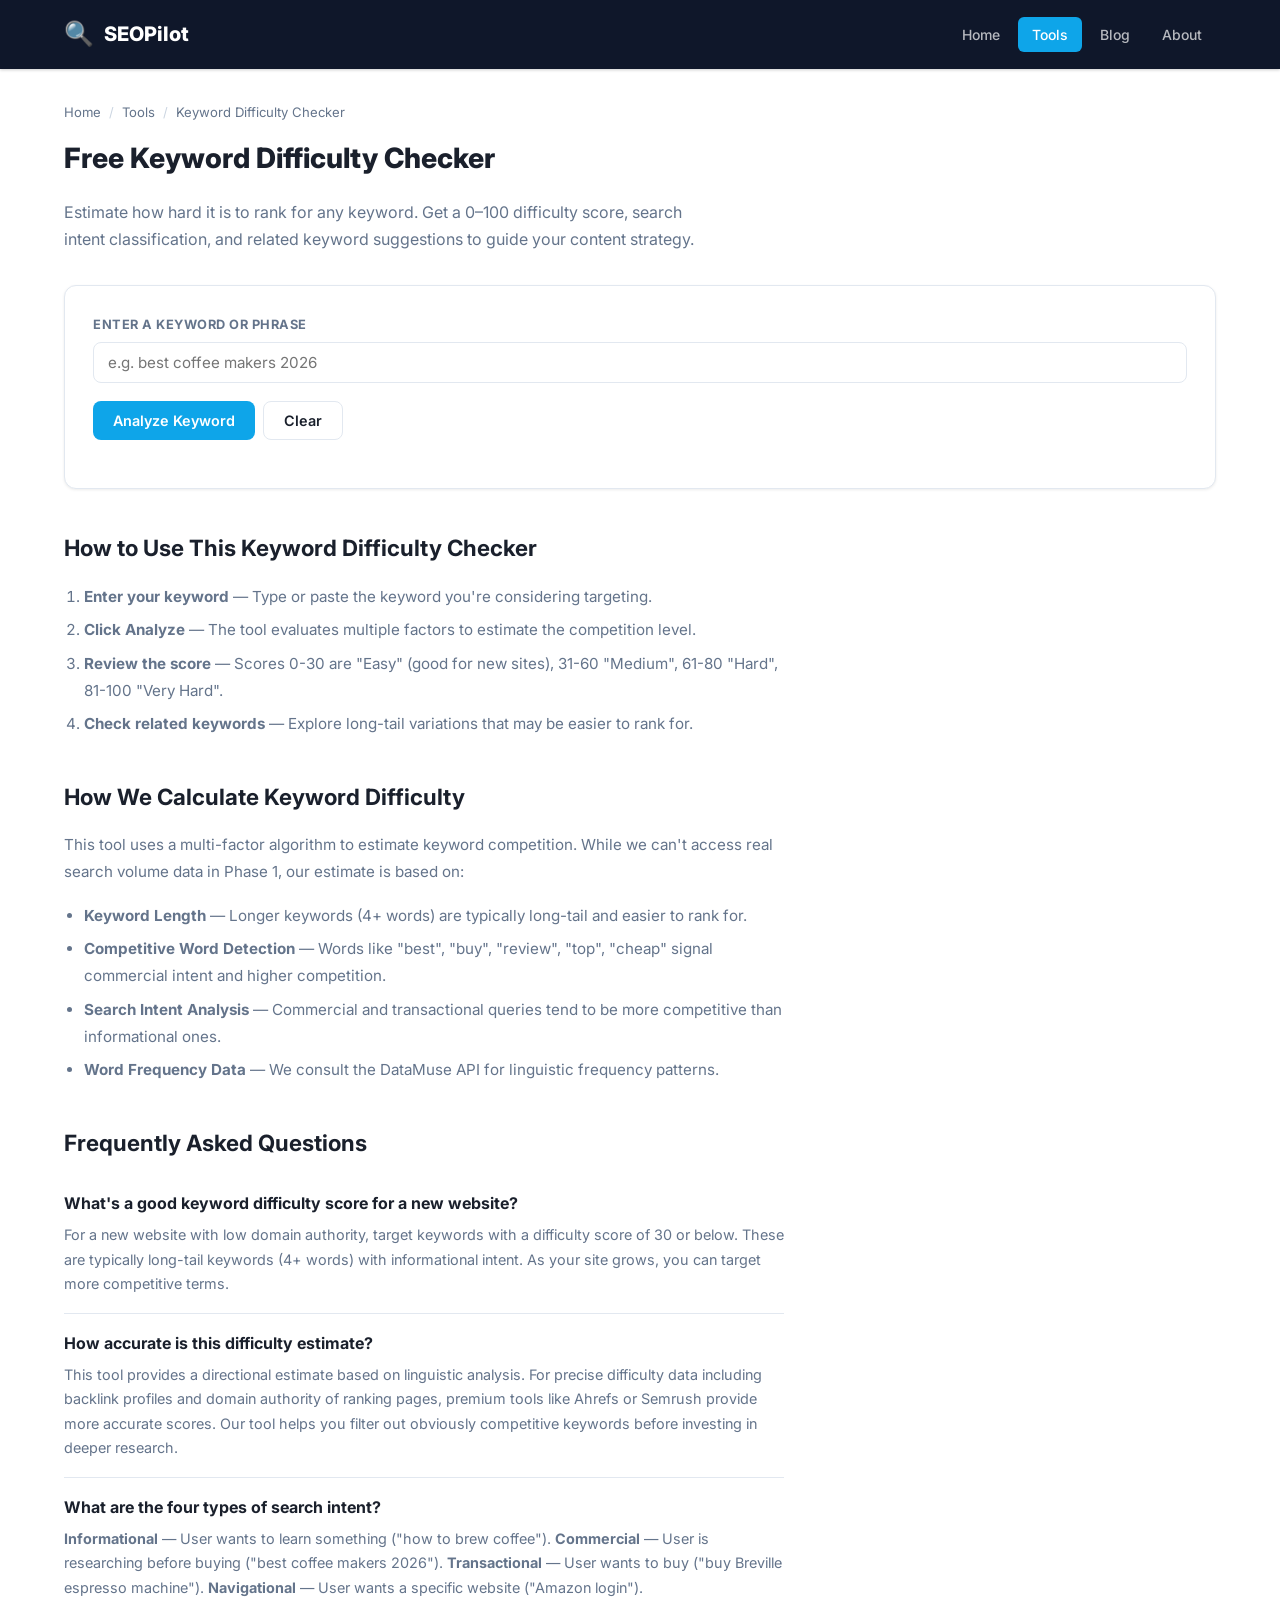
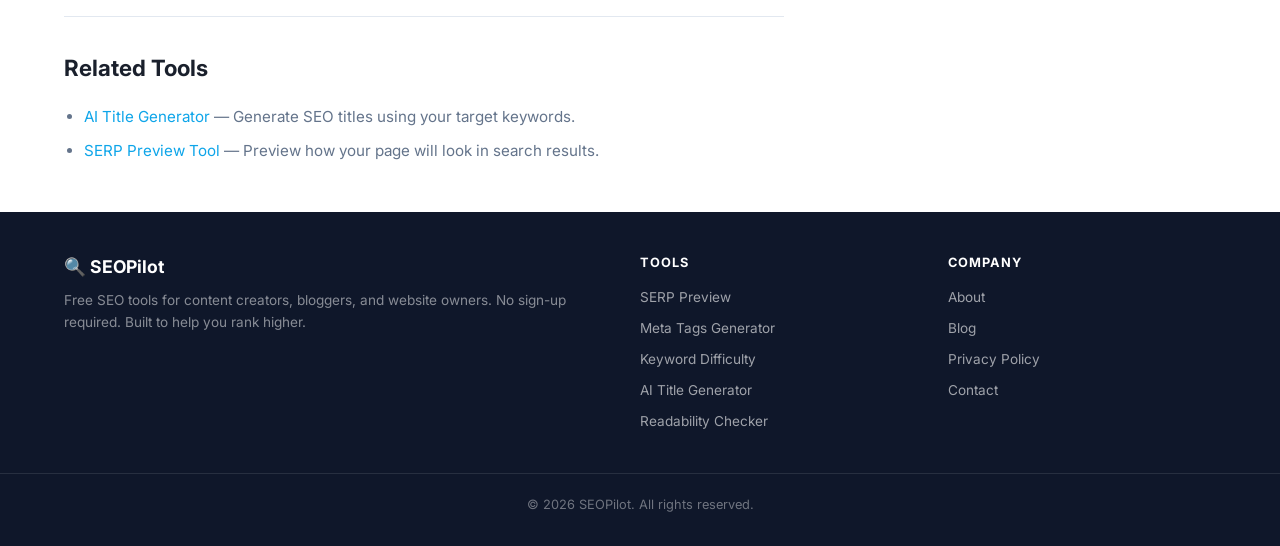
<file: tools/keyword-difficulty/index.html>
<!DOCTYPE html>
<html lang="en">
<head>
<meta charset="UTF-8">
<meta name="viewport" content="width=device-width, initial-scale=1.0">
<title>Free Keyword Difficulty Checker — SEO Keyword Competition | SEOPilot</title>
<meta name="description" content="Check how difficult it is to rank for any keyword. Get a 0-100 difficulty score, search intent classification, and related keyword suggestions. Free, no sign-up.">
<link rel="canonical" href="https://seopilot.crazynotesman.workers.dev/tools/keyword-difficulty/">
<meta name="robots" content="index, follow">
<meta property="og:title" content="Free Keyword Difficulty Checker — SEO Keyword Competition | SEOPilot">
<meta property="og:description" content="Check how difficult it is to rank for any keyword. Get difficulty score, intent classification, and related keyword suggestions.">
<script type="application/ld+json">
{
  "@context": "https://schema.org",
  "@type": "SoftwareApplication",
  "name": "Keyword Difficulty Checker",
  "applicationCategory": "SEO Tools",
  "operatingSystem": "Web",
  "description": "Estimate keyword competition with a 0-100 difficulty score and related keyword suggestions.",
  "offers": { "@type": "Offer", "price": "0", "priceCurrency": "USD" }
}
</script>
<link href="https://fonts.googleapis.com/css2?family=Inter:wght@400;500;600;700;800&display=swap" rel="stylesheet">
<link rel="stylesheet" href="/assets/css/main.css">
</head>
<body>
<div id="header-placeholder"></div>

<main class="tool-page">
  <div class="breadcrumb">
    <a href="/">Home</a> <span class="sep">/</span>
    <a href="/tools/">Tools</a> <span class="sep">/</span>
    <span>Keyword Difficulty Checker</span>
  </div>

  <div class="tool-header">
    <h1>Free Keyword Difficulty Checker</h1>
    <p class="tool-desc">Estimate how hard it is to rank for any keyword. Get a 0–100 difficulty score, search intent classification, and related keyword suggestions to guide your content strategy.</p>
  </div>

  <div class="tool-workspace">
    <div class="form-group">
      <label for="keyword">Enter a Keyword or Phrase</label>
      <input type="text" id="keyword" placeholder="e.g. best coffee makers 2026" maxlength="200">
    </div>
    <div style="display:flex;gap:8px;margin-bottom:20px">
      <button class="btn btn-primary" id="analyzeBtn" onclick="analyzeKeyword()">Analyze Keyword</button>
      <button class="btn btn-secondary" onclick="clearKeyword()">Clear</button>
    </div>

    <!-- Results -->
    <div class="hidden" id="resultsArea">
      <!-- Difficulty Score -->
      <div style="background:var(--card-bg);border-radius:var(--radius);padding:24px;text-align:center;margin-bottom:20px">
        <div style="font-size:0.8rem;font-weight:700;color:var(--text-secondary);text-transform:uppercase;letter-spacing:0.5px;margin-bottom:8px">Difficulty Score</div>
        <div style="display:flex;align-items:center;justify-content:center;gap:16px">
          <svg width="100" height="100" viewBox="0 0 100 100">
            <circle cx="50" cy="50" r="44" fill="none" stroke="#e2e8f0" stroke-width="10"/>
            <circle cx="50" cy="50" r="44" fill="none" stroke="currentColor" stroke-width="10"
              stroke-dasharray="276.5" stroke-linecap="round" transform="rotate(-90 50 50)" id="scoreRing"/>
          </svg>
          <div>
            <div style="font-size:2.5rem;font-weight:800" id="scoreNum">0</div>
            <div style="font-size:0.85rem;font-weight:600" id="scoreLabel">--</div>
          </div>
        </div>
      </div>

      <!-- Details Grid -->
      <div style="display:grid;grid-template-columns:1fr 1fr;gap:16px;margin-bottom:20px">
        <div style="background:var(--card-bg);border-radius:var(--radius);padding:16px">
          <div style="font-size:0.75rem;font-weight:700;color:var(--text-secondary);text-transform:uppercase;margin-bottom:4px">Search Intent</div>
          <div style="font-size:1.1rem;font-weight:700" id="intentLabel">--</div>
        </div>
        <div style="background:var(--card-bg);border-radius:var(--radius);padding:16px">
          <div style="font-size:0.75rem;font-weight:700;color:var(--text-secondary);text-transform:uppercase;margin-bottom:4px">Keyword Length</div>
          <div style="font-size:1.1rem;font-weight:700" id="kwLength">--</div>
        </div>
        <div style="background:var(--card-bg);border-radius:var(--radius);padding:16px">
          <div style="font-size:0.75rem;font-weight:700;color:var(--text-secondary);text-transform:uppercase;margin-bottom:4px">Competitive Words Found</div>
          <div style="font-size:1.1rem;font-weight:700" id="compWords">--</div>
        </div>
        <div style="background:var(--card-bg);border-radius:var(--radius);padding:16px">
          <div style="font-size:0.75rem;font-weight:700;color:var(--text-secondary);text-transform:uppercase;margin-bottom:4px">Recommendation</div>
          <div style="font-size:1.1rem;font-weight:700" id="recommendation">--</div>
        </div>
      </div>

      <!-- Related Keywords -->
      <div style="background:var(--card-bg);border-radius:var(--radius);padding:20px">
        <div style="font-size:0.85rem;font-weight:700;margin-bottom:12px">Related Keywords &amp; Suggestions</div>
        <div class="hidden" id="relatedLoading" style="text-align:center;padding:16px;color:var(--text-secondary)">
          <span class="spinner spinner-dark" style="display:inline-block"></span> Loading related keywords...
        </div>
        <div id="relatedKeywords" style="display:flex;flex-wrap:wrap;gap:8px"></div>
      </div>
    </div>
  </div>

  <div class="content-section">
    <h2>How to Use This Keyword Difficulty Checker</h2>
    <ol>
      <li><strong>Enter your keyword</strong> — Type or paste the keyword you're considering targeting.</li>
      <li><strong>Click Analyze</strong> — The tool evaluates multiple factors to estimate the competition level.</li>
      <li><strong>Review the score</strong> — Scores 0-30 are "Easy" (good for new sites), 31-60 "Medium", 61-80 "Hard", 81-100 "Very Hard".</li>
      <li><strong>Check related keywords</strong> — Explore long-tail variations that may be easier to rank for.</li>
    </ol>

    <h2>How We Calculate Keyword Difficulty</h2>
    <p>This tool uses a multi-factor algorithm to estimate keyword competition. While we can't access real search volume data in Phase 1, our estimate is based on:</p>
    <ul>
      <li><strong>Keyword Length</strong> — Longer keywords (4+ words) are typically long-tail and easier to rank for.</li>
      <li><strong>Competitive Word Detection</strong> — Words like "best", "buy", "review", "top", "cheap" signal commercial intent and higher competition.</li>
      <li><strong>Search Intent Analysis</strong> — Commercial and transactional queries tend to be more competitive than informational ones.</li>
      <li><strong>Word Frequency Data</strong> — We consult the DataMuse API for linguistic frequency patterns.</li>
    </ul>

    <h2>Frequently Asked Questions</h2>
    <div class="faq-item">
      <div class="faq-question">What's a good keyword difficulty score for a new website?</div>
      <div class="faq-answer">For a new website with low domain authority, target keywords with a difficulty score of 30 or below. These are typically long-tail keywords (4+ words) with informational intent. As your site grows, you can target more competitive terms.</div>
    </div>
    <div class="faq-item">
      <div class="faq-question">How accurate is this difficulty estimate?</div>
      <div class="faq-answer">This tool provides a directional estimate based on linguistic analysis. For precise difficulty data including backlink profiles and domain authority of ranking pages, premium tools like Ahrefs or Semrush provide more accurate scores. Our tool helps you filter out obviously competitive keywords before investing in deeper research.</div>
    </div>
    <div class="faq-item">
      <div class="faq-question">What are the four types of search intent?</div>
      <div class="faq-answer"><strong>Informational</strong> — User wants to learn something ("how to brew coffee"). <strong>Commercial</strong> — User is researching before buying ("best coffee makers 2026"). <strong>Transactional</strong> — User wants to buy ("buy Breville espresso machine"). <strong>Navigational</strong> — User wants a specific website ("Amazon login").</div>
    </div>

    <h2 style="margin-top:32px">Related Tools</h2>
    <ul>
      <li><a href="/tools/ai-title-generator/">AI Title Generator</a> — Generate SEO titles using your target keywords.</li>
      <li><a href="/tools/serp-preview/">SERP Preview Tool</a> — Preview how your page will look in search results.</li>
    </ul>
  </div>
</main>

<div id="footer-placeholder"></div>

<script src="/assets/js/config.js"></script>
<script src="/assets/js/utils.js"></script>
<script src="/assets/js/components.js"></script>
<script>
(function() {
  var HIGH_COMP_WORDS = ['best', 'top', 'buy', 'cheap', 'review', 'price', 'discount', 'for sale',
    'vs', 'versus', 'comparison', 'compare', 'online', 'near me', 'free', 'deal', 'coupon',
    '2026', '2025', 'amazon', 'walmart', 'insurance', 'loan', 'credit', 'mortgage', 'lawyer',
    'attorney', 'software', 'hosting', 'crm', 'wordpress host', 'web hosting'];

  var INTENT_TRANSACTIONAL = ['buy', 'purchase', 'order', 'download', 'subscribe', 'register',
    'for sale', 'cheap', 'discount', 'coupon', 'deal', 'price', 'pricing', 'cost'];
  var INTENT_COMMERCIAL = ['best', 'top', 'review', 'reviews', 'comparison', 'compare', 'vs',
    'versus', 'rating', 'ranked', 'recommended', '2026', '2025'];
  var INTENT_NAVIGATIONAL = ['login', 'sign in', 'contact', 'about', 'homepage', 'official'];

  window.analyzeKeyword = function() {
    var kw = document.getElementById('keyword').value.trim();
    if (!kw) { showToast('Please enter a keyword','error'); return; }

    document.getElementById('resultsArea').classList.remove('hidden');
    document.getElementById('analyzeBtn').disabled = true;
    document.getElementById('analyzeBtn').innerHTML = '<span class="spinner"></span> Analyzing...';

    setTimeout(function() {
      var result = calculateDifficulty(kw);
      displayResults(kw, result);
      fetchRelatedKeywords(kw);
      document.getElementById('analyzeBtn').disabled = false;
      document.getElementById('analyzeBtn').innerHTML = 'Analyze Keyword';
    }, 300);
  };

  function calculateDifficulty(kw) {
    var words = kw.toLowerCase().split(/\s+/);
    var wordCount = words.length;

    // Factor 1: Word count (more words = long-tail = easier)
    var wordScore = 0;
    if (wordCount >= 5) wordScore = 10;
    else if (wordCount >= 4) wordScore = 20;
    else if (wordCount >= 3) wordScore = 35;
    else if (wordCount >= 2) wordScore = 55;
    else wordScore = 75;

    // Factor 2: Competitive words found
    var compCount = 0;
    var compWordsFound = [];
    HIGH_COMP_WORDS.forEach(function(cw) {
      if (kw.toLowerCase().indexOf(cw) !== -1) {
        compCount++;
        compWordsFound.push(cw);
      }
    });
    var compScore = Math.min(compCount * 12, 40);

    // Factor 3: Intent
    var intent = classifyIntent(kw);
    var intentScore = 0;
    if (intent === 'Transactional') intentScore = 35;
    else if (intent === 'Commercial') intentScore = 25;
    else if (intent === 'Navigational') intentScore = 15;
    else intentScore = 5;

    // Total score
    var total = Math.round(wordScore * 0.5 + compScore + intentScore);
    total = Math.max(0, Math.min(100, total));

    var level, color;
    if (total <= 30) { level = 'Easy'; color = '#16a34a'; }
    else if (total <= 60) { level = 'Medium'; color = '#ca8a04'; }
    else if (total <= 80) { level = 'Hard'; color = '#ea580c'; }
    else { level = 'Very Hard'; color = '#dc2626'; }

    return {
      score: total,
      level: level,
      color: color,
      wordCount: wordCount,
      compWords: compWordsFound,
      intent: intent
    };
  }

  function classifyIntent(kw) {
    var lower = kw.toLowerCase();
    for (var i = 0; i < INTENT_TRANSACTIONAL.length; i++) {
      if (lower.indexOf(INTENT_TRANSACTIONAL[i]) !== -1) return 'Transactional';
    }
    for (var j = 0; j < INTENT_COMMERCIAL.length; j++) {
      if (lower.indexOf(INTENT_COMMERCIAL[j]) !== -1) return 'Commercial';
    }
    for (var k = 0; k < INTENT_NAVIGATIONAL.length; k++) {
      if (lower.indexOf(INTENT_NAVIGATIONAL[k]) !== -1) return 'Navigational';
    }
    if (/^(how|what|why|when|where|who|can|do|does|is|are)/.test(lower)) return 'Informational';
    return 'Informational';
  }

  function displayResults(kw, result) {
    document.getElementById('scoreNum').textContent = result.score;
    document.getElementById('scoreNum').style.color = result.color;
    document.getElementById('scoreLabel').textContent = result.level;
    document.getElementById('scoreLabel').style.color = result.color;

    var ring = document.getElementById('scoreRing');
    ring.style.stroke = result.color;
    var dash = 276.5 * (result.score / 100);
    ring.setAttribute('stroke-dasharray', dash + ' 276.5');

    document.getElementById('intentLabel').textContent = result.intent;
    document.getElementById('kwLength').textContent = result.wordCount + ' word' + (result.wordCount !== 1 ? 's' : '');
    document.getElementById('compWords').textContent = result.compWords.length > 0 ? result.compWords.join(', ') : 'None';
    document.getElementById('recommendation').textContent = result.score <= 30 ? 'Good to target!' :
      result.score <= 60 ? 'Approach with strategy' : result.score <= 80 ? 'Needs strong content' : 'Avoid for new sites';
  }

  function fetchRelatedKeywords(kw) {
    var container = document.getElementById('relatedKeywords');
    var loading = document.getElementById('relatedLoading');
    container.innerHTML = '';
    loading.classList.remove('hidden');

    fetch('https://api.datamuse.com/words?rel_trg=' + encodeURIComponent(kw) + '&max=10')
      .then(function(r) { return r.json(); })
      .then(function(data) {
        loading.classList.add('hidden');
        if (data.length === 0) {
          container.innerHTML = '<span style="color:var(--text-secondary);font-size:0.88rem">No related keywords found. Try a different keyword.</span>';
          return;
        }
        data.forEach(function(item) {
          var tag = document.createElement('span');
          tag.textContent = item.word;
          tag.style.cssText = 'display:inline-block;padding:6px 14px;background:var(--primary-light);color:var(--primary-dark);border-radius:20px;font-size:0.85rem;font-weight:500;cursor:pointer;transition:all 0.15s';
          tag.onmouseenter = function() { this.style.background = 'var(--primary)'; this.style.color = 'white'; };
          tag.onmouseleave = function() { this.style.background = 'var(--primary-light)'; this.style.color = 'var(--primary-dark)'; };
          tag.onclick = function() {
            document.getElementById('keyword').value = item.word;
            analyzeKeyword();
          };
          container.appendChild(tag);
        });
      })
      .catch(function() {
        loading.classList.add('hidden');
        container.innerHTML = '<span style="color:var(--text-secondary);font-size:0.88rem">Could not load related keywords. Try again later.</span>';
      });
  }

  window.clearKeyword = function() {
    document.getElementById('keyword').value = '';
    document.getElementById('resultsArea').classList.add('hidden');
  };
})();
</script>
</body>
</html>
</file>
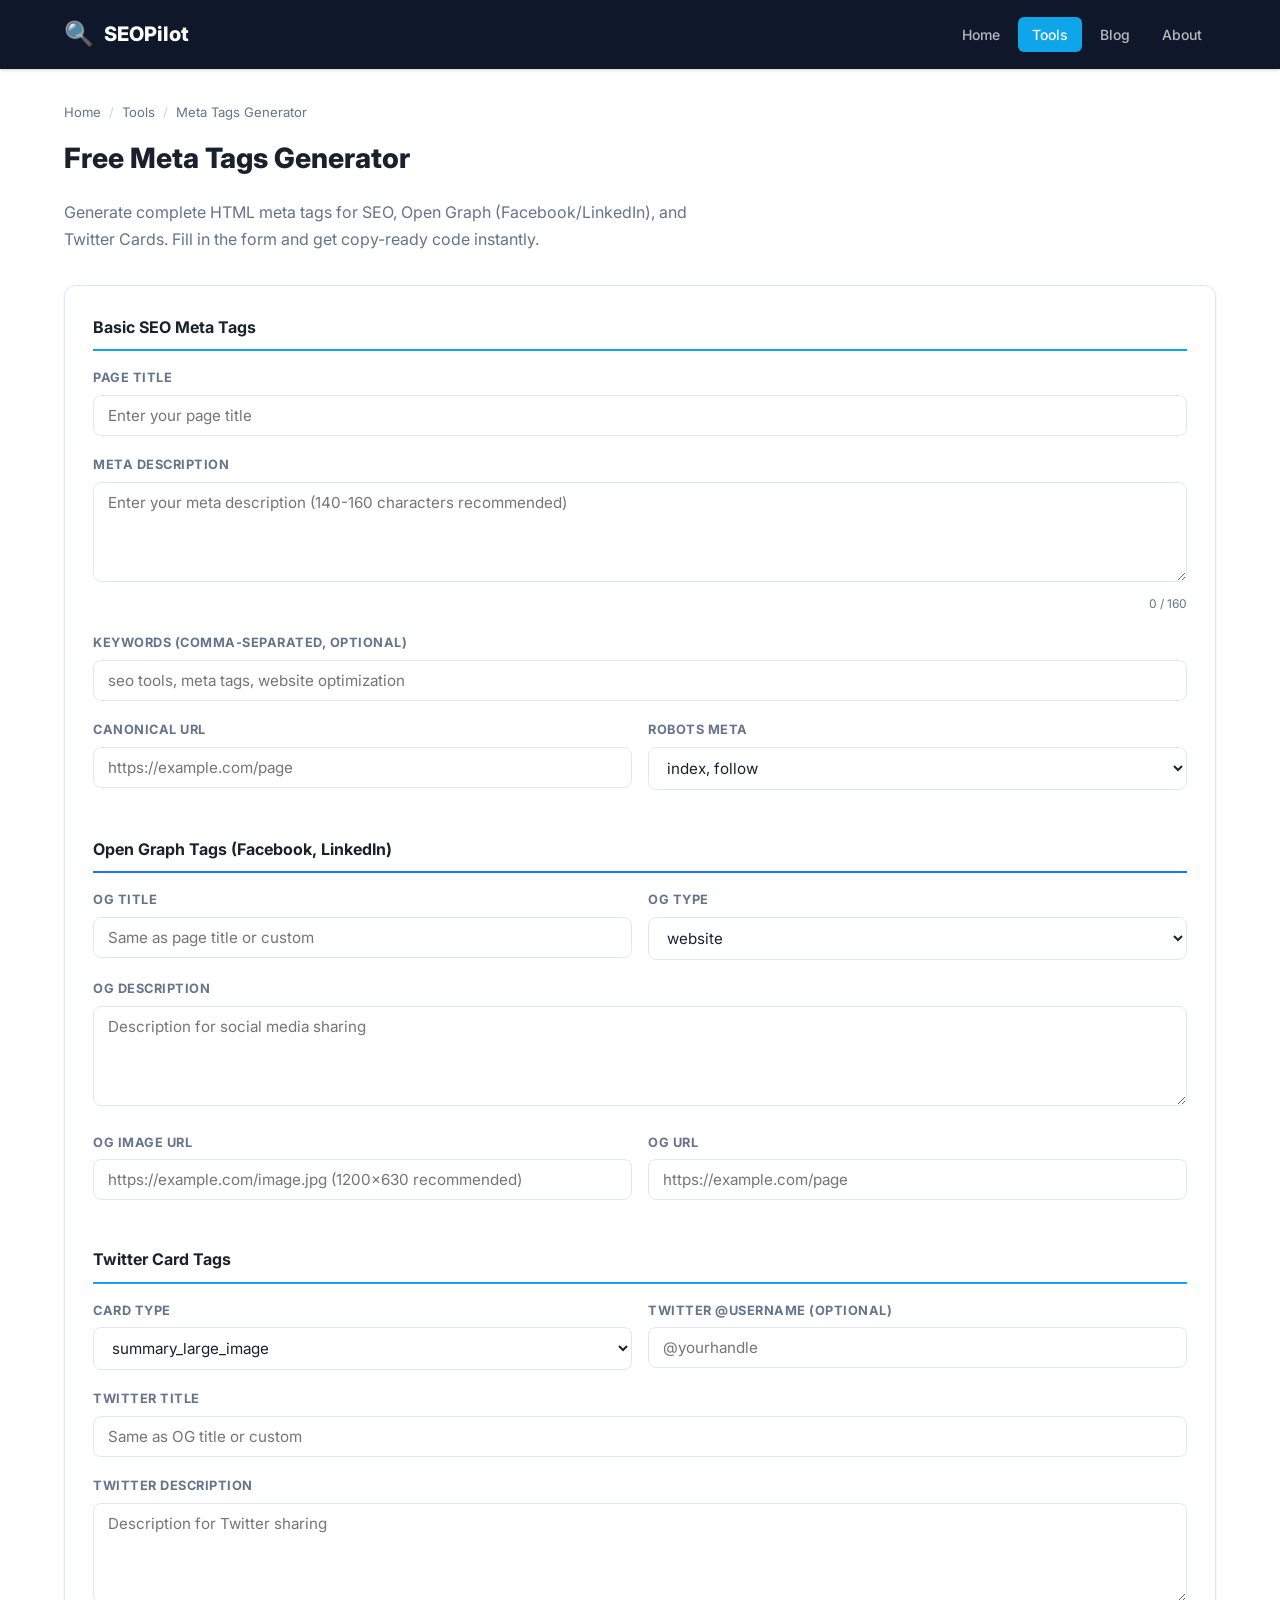
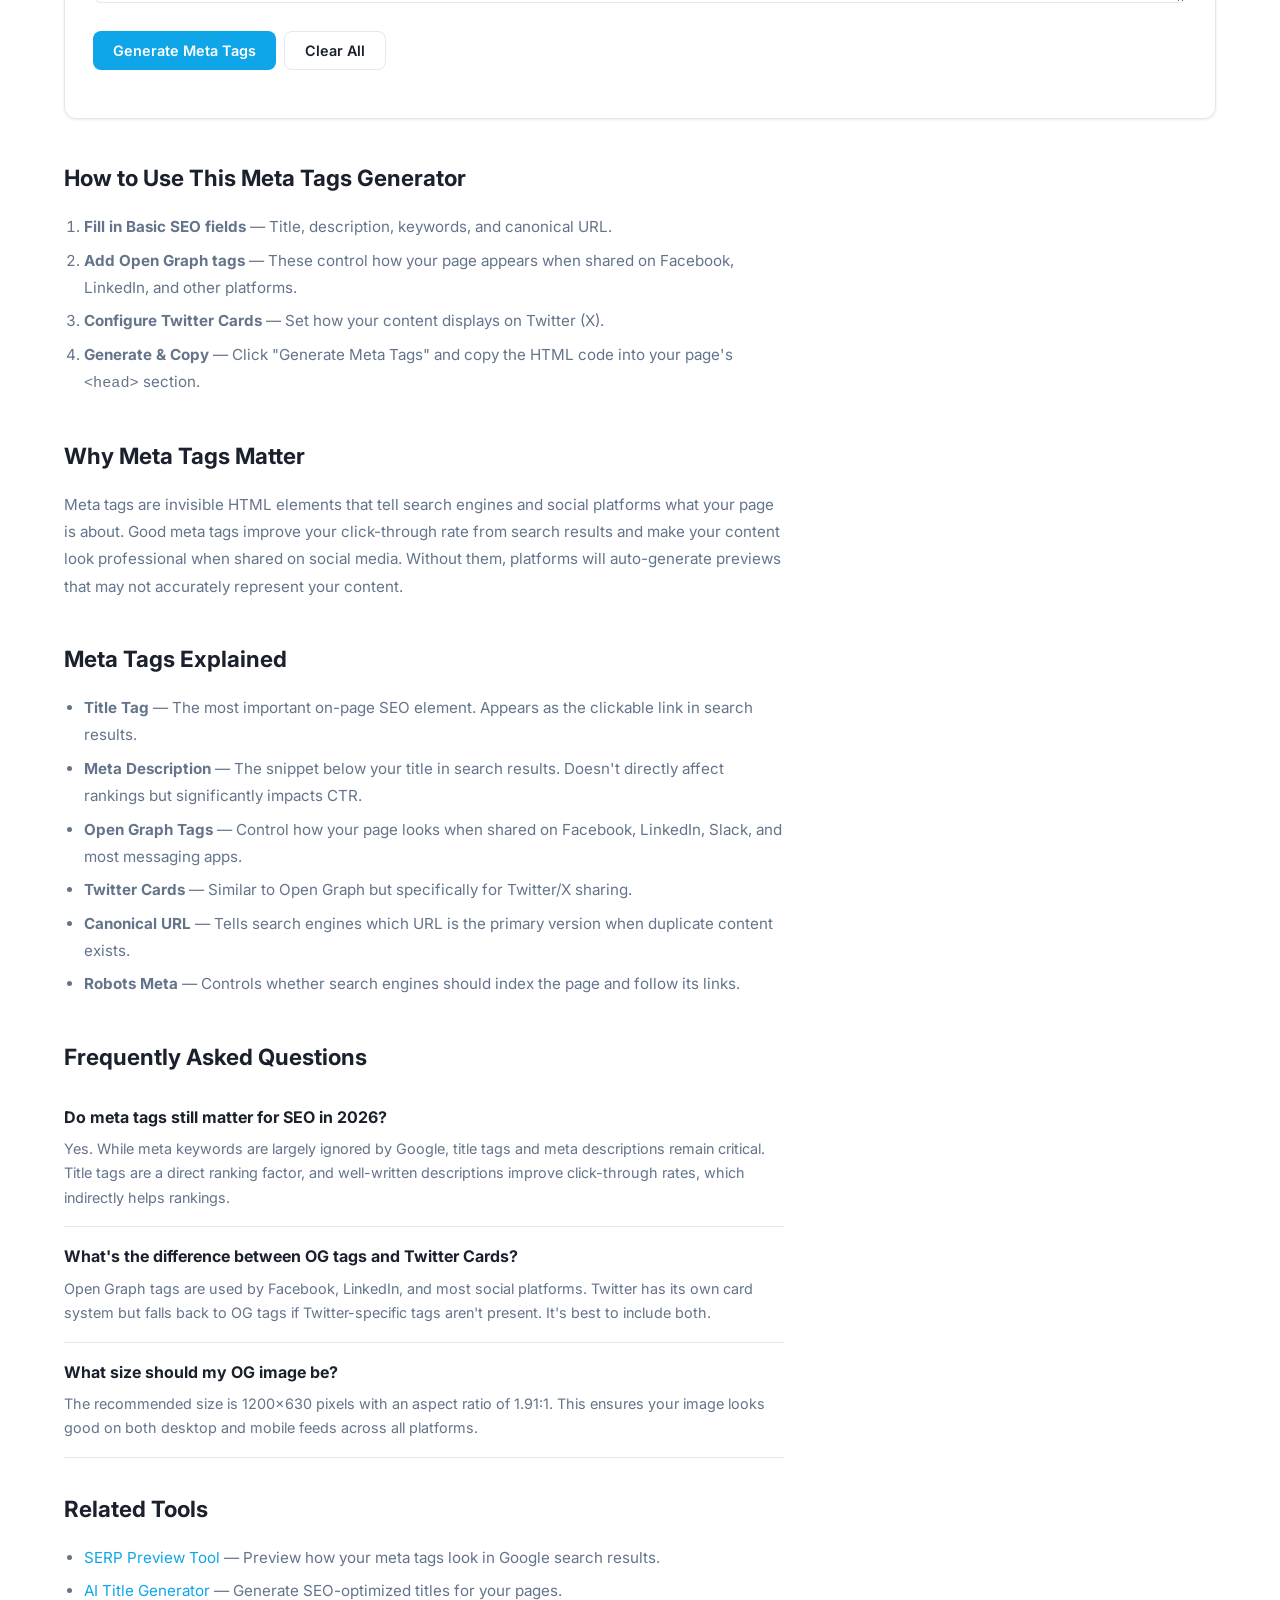
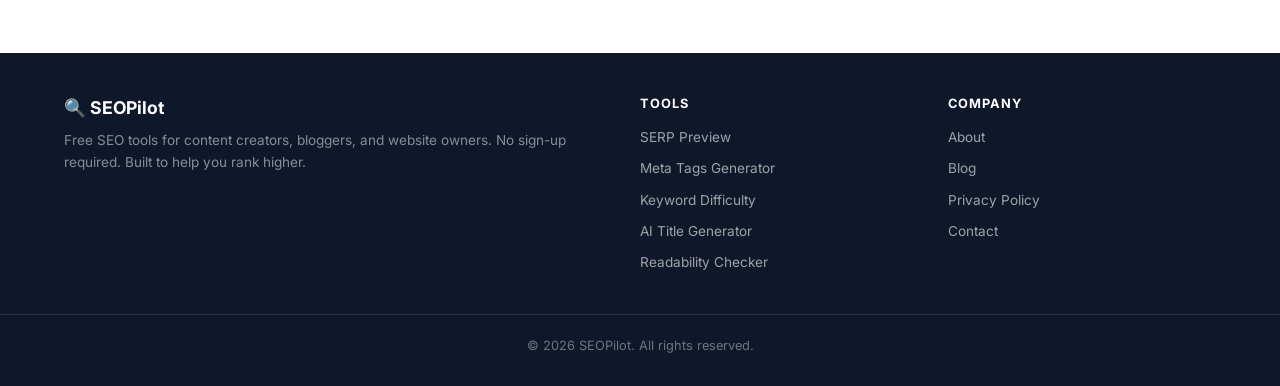
<file: tools/meta-tags-generator/index.html>
<!DOCTYPE html>
<html lang="en">
<head>
<meta charset="UTF-8">
<meta name="viewport" content="width=device-width, initial-scale=1.0">
<title>Free Meta Tags Generator — HTML, Open Graph, Twitter Card | SEOPilot</title>
<meta name="description" content="Generate perfect HTML meta tags including Open Graph and Twitter Card markup. One-click copy to clipboard. Free, no sign-up required.">
<link rel="canonical" href="https://seopilot.crazynotesman.workers.dev/tools/meta-tags-generator/">
<meta name="robots" content="index, follow">
<meta property="og:title" content="Free Meta Tags Generator — HTML, Open Graph, Twitter Card | SEOPilot">
<meta property="og:description" content="Generate perfect HTML meta tags including Open Graph and Twitter Card markup. One-click copy to clipboard.">
<script type="application/ld+json">
{
  "@context": "https://schema.org",
  "@type": "SoftwareApplication",
  "name": "Meta Tags Generator",
  "applicationCategory": "SEO Tools",
  "operatingSystem": "Web",
  "description": "Generate complete HTML meta tags including Open Graph and Twitter Card markup.",
  "offers": { "@type": "Offer", "price": "0", "priceCurrency": "USD" }
}
</script>
<link href="https://fonts.googleapis.com/css2?family=Inter:wght@400;500;600;700;800&display=swap" rel="stylesheet">
<link rel="stylesheet" href="/assets/css/main.css">
</head>
<body>
<div id="header-placeholder"></div>

<main class="tool-page">
  <div class="breadcrumb">
    <a href="/">Home</a> <span class="sep">/</span>
    <a href="/tools/">Tools</a> <span class="sep">/</span>
    <span>Meta Tags Generator</span>
  </div>

  <div class="tool-header">
    <h1>Free Meta Tags Generator</h1>
    <p class="tool-desc">Generate complete HTML meta tags for SEO, Open Graph (Facebook/LinkedIn), and Twitter Cards. Fill in the form and get copy-ready code instantly.</p>
  </div>

  <div class="tool-workspace">
    <!-- Basic SEO -->
    <h3 style="font-size:1rem;font-weight:700;margin:0 0 16px;padding-bottom:8px;border-bottom:2px solid var(--primary)">Basic SEO Meta Tags</h3>
    <div class="form-group">
      <label for="seoTitle">Page Title</label>
      <input type="text" id="seoTitle" placeholder="Enter your page title" maxlength="100">
    </div>
    <div class="form-group">
      <label for="seoDesc">Meta Description</label>
      <textarea id="seoDesc" placeholder="Enter your meta description (140-160 characters recommended)" maxlength="200"></textarea>
      <div class="char-count" id="seoDescCount">0 / 160</div>
    </div>
    <div class="form-group">
      <label for="seoKeywords">Keywords (comma-separated, optional)</label>
      <input type="text" id="seoKeywords" placeholder="seo tools, meta tags, website optimization" maxlength="200">
    </div>
    <div class="form-row">
      <div class="form-group">
        <label for="canonical">Canonical URL</label>
        <input type="text" id="canonical" placeholder="https://example.com/page" maxlength="300">
      </div>
      <div class="form-group">
        <label for="robots">Robots Meta</label>
        <select id="robots">
          <option value="index, follow">index, follow</option>
          <option value="noindex, follow">noindex, follow</option>
          <option value="index, nofollow">index, nofollow</option>
          <option value="noindex, nofollow">noindex, nofollow</option>
        </select>
      </div>
    </div>

    <!-- Open Graph -->
    <h3 style="font-size:1rem;font-weight:700;margin:28px 0 16px;padding-bottom:8px;border-bottom:2px solid #1877f2">Open Graph Tags (Facebook, LinkedIn)</h3>
    <div class="form-row">
      <div class="form-group">
        <label for="ogTitle">OG Title</label>
        <input type="text" id="ogTitle" placeholder="Same as page title or custom" maxlength="100">
      </div>
      <div class="form-group">
        <label for="ogType">OG Type</label>
        <select id="ogType">
          <option value="website">website</option>
          <option value="article">article</option>
          <option value="product">product</option>
          <option value="profile">profile</option>
        </select>
      </div>
    </div>
    <div class="form-group">
      <label for="ogDesc">OG Description</label>
      <textarea id="ogDesc" placeholder="Description for social media sharing" maxlength="300"></textarea>
    </div>
    <div class="form-row">
      <div class="form-group">
        <label for="ogImage">OG Image URL</label>
        <input type="text" id="ogImage" placeholder="https://example.com/image.jpg (1200x630 recommended)" maxlength="300">
      </div>
      <div class="form-group">
        <label for="ogUrl">OG URL</label>
        <input type="text" id="ogUrl" placeholder="https://example.com/page" maxlength="300">
      </div>
    </div>

    <!-- Twitter Card -->
    <h3 style="font-size:1rem;font-weight:700;margin:28px 0 16px;padding-bottom:8px;border-bottom:2px solid #1da1f2">Twitter Card Tags</h3>
    <div class="form-row">
      <div class="form-group">
        <label for="twitterCard">Card Type</label>
        <select id="twitterCard">
          <option value="summary_large_image">summary_large_image</option>
          <option value="summary">summary</option>
        </select>
      </div>
      <div class="form-group">
        <label for="twitterSite">Twitter @username (optional)</label>
        <input type="text" id="twitterSite" placeholder="@yourhandle" maxlength="50">
      </div>
    </div>
    <div class="form-group">
      <label for="twitterTitle">Twitter Title</label>
      <input type="text" id="twitterTitle" placeholder="Same as OG title or custom" maxlength="100">
    </div>
    <div class="form-group">
      <label for="twitterDesc">Twitter Description</label>
      <textarea id="twitterDesc" placeholder="Description for Twitter sharing" maxlength="300"></textarea>
    </div>

    <div style="display:flex;gap:8px;margin:20px 0">
      <button class="btn btn-primary" onclick="generateMetaTags()">Generate Meta Tags</button>
      <button class="btn btn-secondary" onclick="clearMetaForm()">Clear All</button>
    </div>

    <!-- Output -->
    <div class="result-area hidden" id="resultArea">
      <div class="result-header">
        <span class="result-title">Generated Meta Tags</span>
        <div class="result-actions">
          <button class="btn btn-sm btn-secondary" onclick="copyMetaCode()">Copy Code</button>
        </div>
      </div>
      <pre class="code-block" id="metaOutput"></pre>
    </div>
  </div>

  <div class="content-section">
    <h2>How to Use This Meta Tags Generator</h2>
    <ol>
      <li><strong>Fill in Basic SEO fields</strong> — Title, description, keywords, and canonical URL.</li>
      <li><strong>Add Open Graph tags</strong> — These control how your page appears when shared on Facebook, LinkedIn, and other platforms.</li>
      <li><strong>Configure Twitter Cards</strong> — Set how your content displays on Twitter (X).</li>
      <li><strong>Generate & Copy</strong> — Click "Generate Meta Tags" and copy the HTML code into your page's <code>&lt;head&gt;</code> section.</li>
    </ol>

    <h2>Why Meta Tags Matter</h2>
    <p>Meta tags are invisible HTML elements that tell search engines and social platforms what your page is about. Good meta tags improve your click-through rate from search results and make your content look professional when shared on social media. Without them, platforms will auto-generate previews that may not accurately represent your content.</p>

    <h2>Meta Tags Explained</h2>
    <ul>
      <li><strong>Title Tag</strong> — The most important on-page SEO element. Appears as the clickable link in search results.</li>
      <li><strong>Meta Description</strong> — The snippet below your title in search results. Doesn't directly affect rankings but significantly impacts CTR.</li>
      <li><strong>Open Graph Tags</strong> — Control how your page looks when shared on Facebook, LinkedIn, Slack, and most messaging apps.</li>
      <li><strong>Twitter Cards</strong> — Similar to Open Graph but specifically for Twitter/X sharing.</li>
      <li><strong>Canonical URL</strong> — Tells search engines which URL is the primary version when duplicate content exists.</li>
      <li><strong>Robots Meta</strong> — Controls whether search engines should index the page and follow its links.</li>
    </ul>

    <h2>Frequently Asked Questions</h2>
    <div class="faq-item">
      <div class="faq-question">Do meta tags still matter for SEO in 2026?</div>
      <div class="faq-answer">Yes. While meta keywords are largely ignored by Google, title tags and meta descriptions remain critical. Title tags are a direct ranking factor, and well-written descriptions improve click-through rates, which indirectly helps rankings.</div>
    </div>
    <div class="faq-item">
      <div class="faq-question">What's the difference between OG tags and Twitter Cards?</div>
      <div class="faq-answer">Open Graph tags are used by Facebook, LinkedIn, and most social platforms. Twitter has its own card system but falls back to OG tags if Twitter-specific tags aren't present. It's best to include both.</div>
    </div>
    <div class="faq-item">
      <div class="faq-question">What size should my OG image be?</div>
      <div class="faq-answer">The recommended size is 1200x630 pixels with an aspect ratio of 1.91:1. This ensures your image looks good on both desktop and mobile feeds across all platforms.</div>
    </div>

    <h2 style="margin-top:32px">Related Tools</h2>
    <ul>
      <li><a href="/tools/serp-preview/">SERP Preview Tool</a> — Preview how your meta tags look in Google search results.</li>
      <li><a href="/tools/ai-title-generator/">AI Title Generator</a> — Generate SEO-optimized titles for your pages.</li>
    </ul>
  </div>
</main>

<div id="footer-placeholder"></div>

<script src="/assets/js/config.js"></script>
<script src="/assets/js/utils.js"></script>
<script src="/assets/js/components.js"></script>
<script>
(function() {
  var descInput = document.getElementById('seoDesc');
  var descCount = document.getElementById('seoDescCount');

  descInput.addEventListener('input', function() {
    var len = this.value.length;
    descCount.textContent = len + ' / 160';
    descCount.className = 'char-count';
    if (len > 160) descCount.classList.add('error');
    else if (len >= 140) descCount.classList.add('warn');
  });

  window.generateMetaTags = function() {
    var tags = [];

    // Basic SEO
    var title = document.getElementById('seoTitle').value.trim();
    var desc = descInput.value.trim();
    var keywords = document.getElementById('seoKeywords').value.trim();
    var canonical = document.getElementById('canonical').value.trim();
    var robots = document.getElementById('robots').value;

    if (title) {
      tags.push('<title>' + escapeHtml(title) + '</title>');
    }
    if (desc) {
      tags.push('<meta name="description" content="' + escapeHtml(desc) + '">');
    }
    if (keywords) {
      tags.push('<meta name="keywords" content="' + escapeHtml(keywords) + '">');
    }
    tags.push('<meta name="robots" content="' + robots + '">');
    if (canonical) {
      tags.push('<link rel="canonical" href="' + escapeHtml(canonical) + '">');
    }

    // Open Graph
    var ogTitle = document.getElementById('ogTitle').value.trim() || title;
    var ogDesc = document.getElementById('ogDesc').value.trim() || desc;
    var ogImage = document.getElementById('ogImage').value.trim();
    var ogUrl = document.getElementById('ogUrl').value.trim() || canonical;
    var ogType = document.getElementById('ogType').value;

    if (ogTitle) {
      tags.push('<meta property="og:title" content="' + escapeHtml(ogTitle) + '">');
    }
    if (ogDesc) {
      tags.push('<meta property="og:description" content="' + escapeHtml(ogDesc) + '">');
    }
    if (ogImage) {
      tags.push('<meta property="og:image" content="' + escapeHtml(ogImage) + '">');
    }
    if (ogUrl) {
      tags.push('<meta property="og:url" content="' + escapeHtml(ogUrl) + '">');
    }
    tags.push('<meta property="og:type" content="' + ogType + '">');
    if (document.getElementById('seoTitle').value.trim()) {
      tags.push('<meta property="og:site_name" content="' + escapeHtml(document.getElementById('seoTitle').value.trim()) + '">');
    }

    // Twitter
    var twitterCard = document.getElementById('twitterCard').value;
    var twitterSite = document.getElementById('twitterSite').value.trim();
    var twitterTitle = document.getElementById('twitterTitle').value.trim() || ogTitle;
    var twitterDesc = document.getElementById('twitterDesc').value.trim() || ogDesc;

    tags.push('<meta name="twitter:card" content="' + twitterCard + '">');
    if (twitterSite) {
      tags.push('<meta name="twitter:site" content="' + escapeHtml(twitterSite) + '">');
    }
    if (twitterTitle) {
      tags.push('<meta name="twitter:title" content="' + escapeHtml(twitterTitle) + '">');
    }
    if (twitterDesc) {
      tags.push('<meta name="twitter:description" content="' + escapeHtml(twitterDesc) + '">');
    }
    if (ogImage) {
      tags.push('<meta name="twitter:image" content="' + escapeHtml(ogImage) + '">');
    }

    document.getElementById('metaOutput').textContent = tags.join('\n');
    document.getElementById('resultArea').classList.remove('hidden');
  };

  window.copyMetaCode = function() {
    var code = document.getElementById('metaOutput').textContent;
    if (!code) return;
    copyToClipboard(code).then(function(ok) {
      showToast(ok ? 'Code copied to clipboard!' : 'Copy failed. Please select and copy manually.', ok ? 'success' : 'error');
    });
  };

  window.clearMetaForm = function() {
    var ids = ['seoTitle','seoDesc','seoKeywords','canonical','ogTitle','ogDesc','ogImage','ogUrl','twitterSite','twitterTitle','twitterDesc'];
    ids.forEach(function(id) { document.getElementById(id).value = ''; });
    document.getElementById('robots').value = 'index, follow';
    document.getElementById('ogType').value = 'website';
    document.getElementById('twitterCard').value = 'summary_large_image';
    descCount.textContent = '0 / 160';
    descCount.className = 'char-count';
    document.getElementById('resultArea').classList.add('hidden');
  };

  function escapeHtml(str) {
    return str.replace(/&/g, '&amp;').replace(/"/g, '&quot;').replace(/</g, '&lt;').replace(/>/g, '&gt;');
  }
})();
</script>
</body>
</html>
</file>
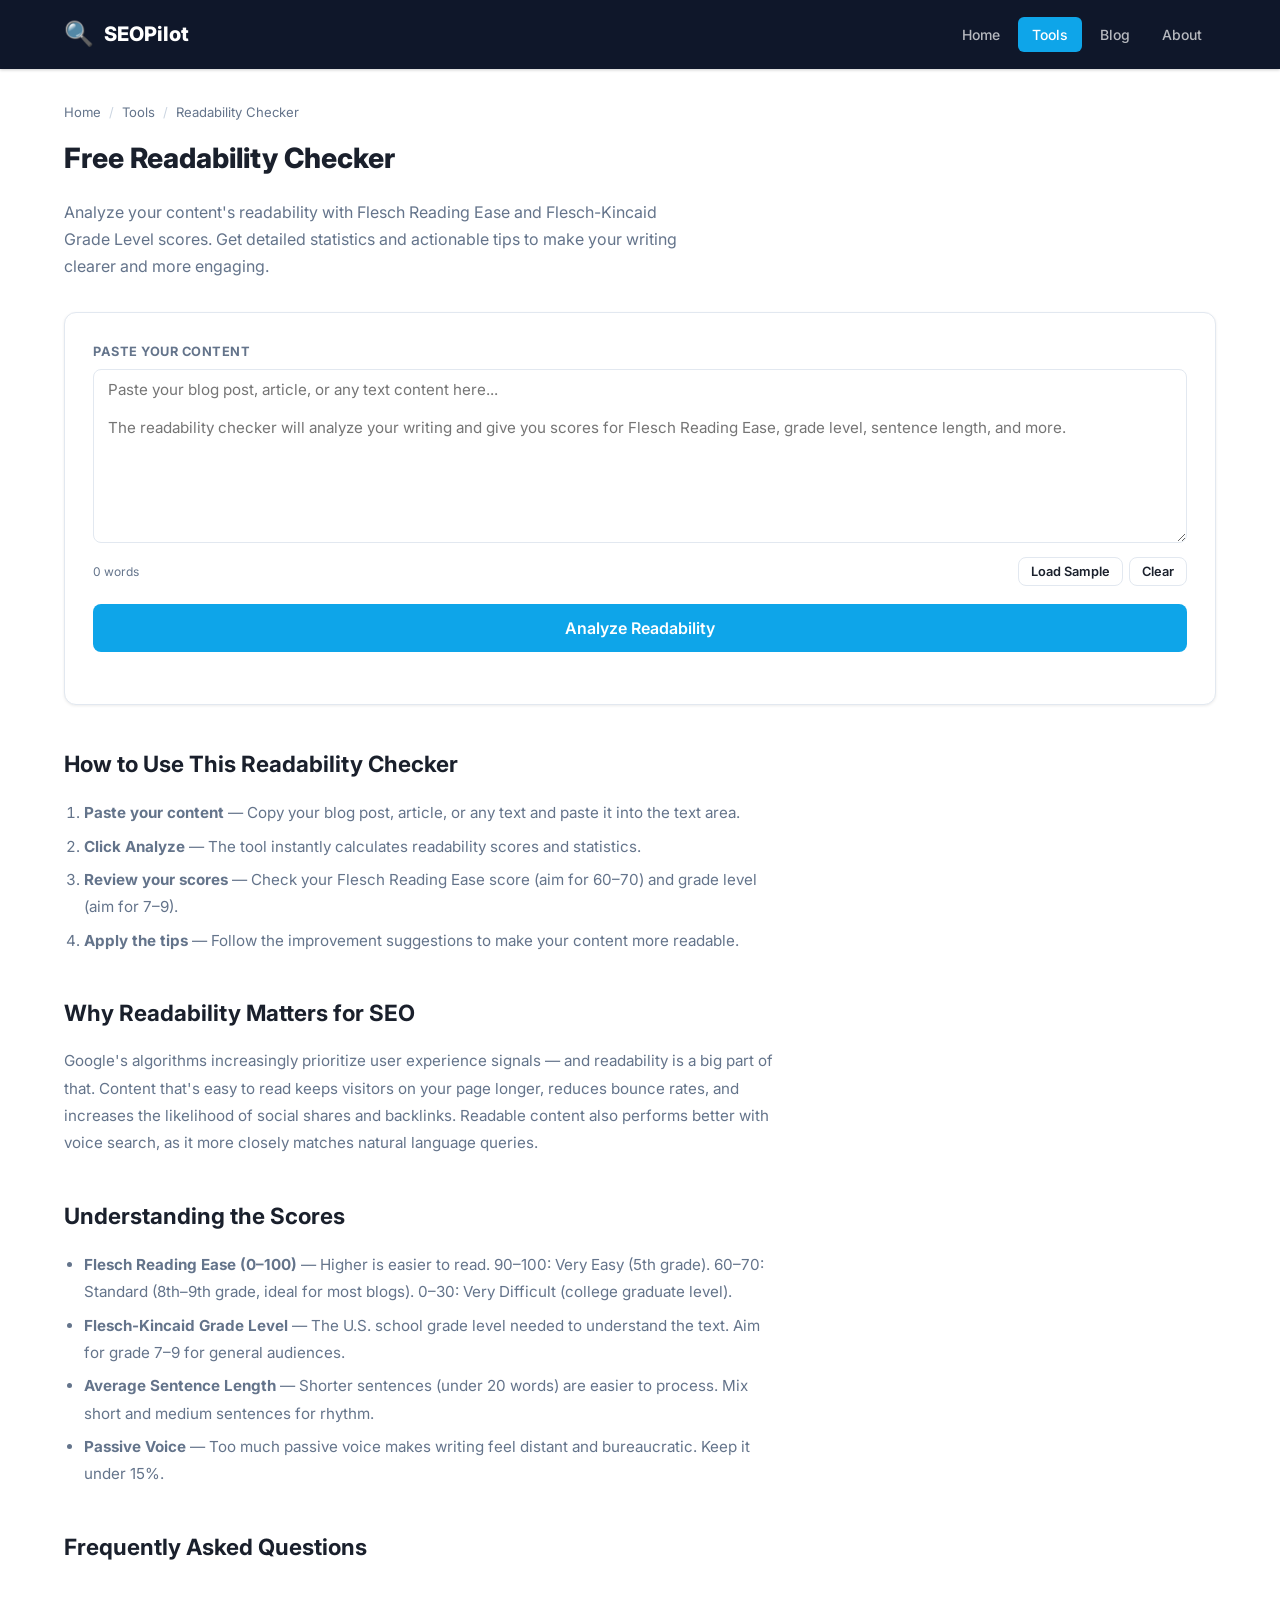
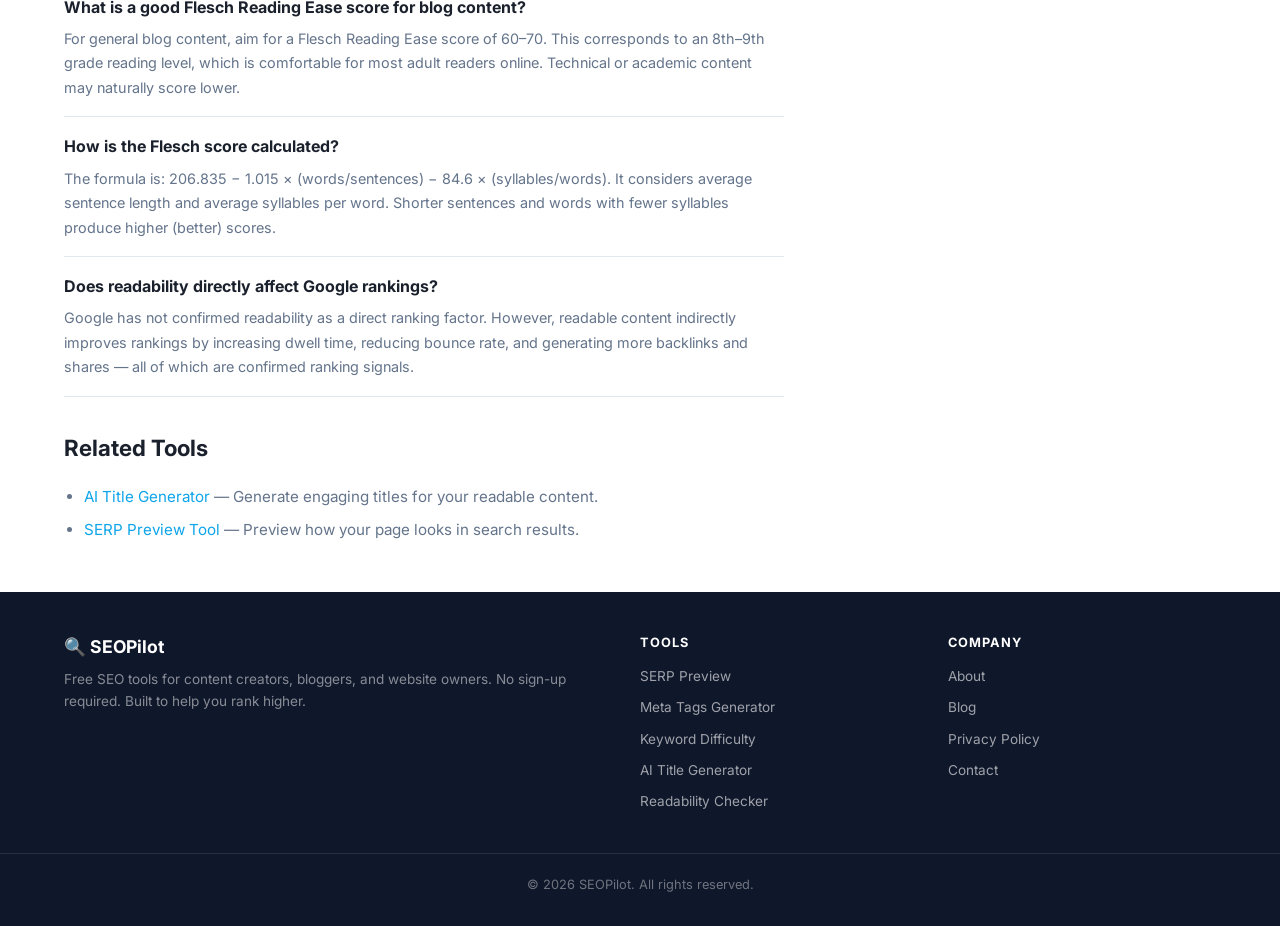
<file: tools/readability-checker/index.html>
<!DOCTYPE html>
<html lang="en">
<head>
<meta charset="UTF-8">
<meta name="viewport" content="width=device-width, initial-scale=1.0">
<title>Free Readability Checker — Flesch Reading Ease Score | SEOPilot</title>
<meta name="description" content="Check your content's readability with Flesch Reading Ease and Flesch-Kincaid Grade Level scores. Get detailed stats on sentence length, passive voice, and more. Free, no sign-up.">
<link rel="canonical" href="https://seopilot.crazynotesman.workers.dev/tools/readability-checker/">
<meta name="robots" content="index, follow">
<meta property="og:title" content="Free Readability Checker — Flesch Reading Ease Score | SEOPilot">
<meta property="og:description" content="Analyze your content's reading level with Flesch scores and get actionable improvement tips.">
<script type="application/ld+json">
{
  "@context": "https://schema.org",
  "@type": "SoftwareApplication",
  "name": "Readability Checker",
  "applicationCategory": "SEO Tools",
  "operatingSystem": "Web",
  "description": "Check your content's readability with Flesch Reading Ease and Flesch-Kincaid Grade Level scores.",
  "offers": { "@type": "Offer", "price": "0", "priceCurrency": "USD" }
}
</script>
<link href="https://fonts.googleapis.com/css2?family=Inter:wght@400;500;600;700;800&display=swap" rel="stylesheet">
<link rel="stylesheet" href="/assets/css/main.css">
</head>
<body>
<div id="header-placeholder"></div>

<main class="tool-page">
  <div class="breadcrumb">
    <a href="/">Home</a> <span class="sep">/</span>
    <a href="/tools/">Tools</a> <span class="sep">/</span>
    <span>Readability Checker</span>
  </div>

  <div class="tool-header">
    <h1>Free Readability Checker</h1>
    <p class="tool-desc">Analyze your content's readability with Flesch Reading Ease and Flesch-Kincaid Grade Level scores. Get detailed statistics and actionable tips to make your writing clearer and more engaging.</p>
  </div>

  <div class="tool-workspace">
    <div class="form-group">
      <label for="contentText">Paste Your Content</label>
      <textarea id="contentText" rows="8" placeholder="Paste your blog post, article, or any text content here...&#10;&#10;The readability checker will analyze your writing and give you scores for Flesch Reading Ease, grade level, sentence length, and more."></textarea>
      <div style="display:flex;justify-content:space-between;align-items:center;margin-top:6px">
        <span style="font-size:0.75rem;color:var(--text-secondary)" id="wordCountDisplay">0 words</span>
        <div style="display:flex;gap:6px">
          <button class="btn btn-sm btn-secondary" onclick="loadSample()">Load Sample</button>
          <button class="btn btn-sm btn-secondary" onclick="clearText()">Clear</button>
        </div>
      </div>
    </div>

    <button class="btn btn-primary btn-lg btn-full" onclick="analyzeReadability()" style="margin-bottom:24px">Analyze Readability</button>

    <!-- Results -->
    <div class="hidden" id="readabilityResults">
      <!-- Main Score -->
      <div style="background:var(--card-bg);border-radius:var(--radius-lg);padding:28px;text-align:center;margin-bottom:24px">
        <div style="font-size:0.8rem;font-weight:700;color:var(--text-secondary);text-transform:uppercase;letter-spacing:0.5px;margin-bottom:12px">Flesch Reading Ease Score</div>
        <div class="score-ring" style="margin:0 auto 12px">
          <svg viewBox="0 0 120 120">
            <circle cx="60" cy="60" r="52" fill="none" stroke="#e2e8f0" stroke-width="12"/>
            <circle cx="60" cy="60" r="52" fill="none" stroke="currentColor" stroke-width="12"
              stroke-dasharray="326.7" stroke-linecap="round" id="fleschRing"/>
          </svg>
          <div class="score-value" id="fleschScore" style="font-size:1.75rem">--</div>
        </div>
        <div style="font-size:1.1rem;font-weight:700" id="fleschGrade">--</div>
        <div style="font-size:0.82rem;color:var(--text-secondary);margin-top:4px" id="fleschLabel">Enter text and click Analyze</div>
      </div>

      <!-- Stats Grid -->
      <div style="display:grid;grid-template-columns:repeat(3,1fr);gap:12px;margin-bottom:24px">
        <div style="background:white;border:1px solid var(--border);border-radius:var(--radius);padding:16px;text-align:center">
          <div style="font-size:0.7rem;font-weight:700;color:var(--text-secondary);text-transform:uppercase;margin-bottom:4px">Avg. Sentence Length</div>
          <div style="font-size:1.4rem;font-weight:800" id="avgSentLen">--</div>
          <div style="font-size:0.72rem;color:var(--text-secondary)">target: &lt;20</div>
        </div>
        <div style="background:white;border:1px solid var(--border);border-radius:var(--radius);padding:16px;text-align:center">
          <div style="font-size:0.7rem;font-weight:700;color:var(--text-secondary);text-transform:uppercase;margin-bottom:4px">Passive Voice</div>
          <div style="font-size:1.4rem;font-weight:800" id="passivePct">--</div>
          <div style="font-size:0.72rem;color:var(--text-secondary)">target: &lt;15%</div>
        </div>
        <div style="background:white;border:1px solid var(--border);border-radius:var(--radius);padding:16px;text-align:center">
          <div style="font-size:0.7rem;font-weight:700;color:var(--text-secondary);text-transform:uppercase;margin-bottom:4px">Grade Level</div>
          <div style="font-size:1.4rem;font-weight:800" id="gradeLevel">--</div>
          <div style="font-size:0.72rem;color:var(--text-secondary)">target: 7-9</div>
        </div>
      </div>

      <!-- Text Stats -->
      <div style="display:grid;grid-template-columns:repeat(4,1fr);gap:12px;margin-bottom:24px">
        <div style="background:var(--card-bg);border-radius:var(--radius);padding:12px;text-align:center">
          <div style="font-size:0.7rem;color:var(--text-secondary);text-transform:uppercase">Words</div>
          <div style="font-size:1.2rem;font-weight:700" id="statWords">--</div>
        </div>
        <div style="background:var(--card-bg);border-radius:var(--radius);padding:12px;text-align:center">
          <div style="font-size:0.7rem;color:var(--text-secondary);text-transform:uppercase">Sentences</div>
          <div style="font-size:1.2rem;font-weight:700" id="statSentences">--</div>
        </div>
        <div style="background:var(--card-bg);border-radius:var(--radius);padding:12px;text-align:center">
          <div style="font-size:0.7rem;color:var(--text-secondary);text-transform:uppercase">Paragraphs</div>
          <div style="font-size:1.2rem;font-weight:700" id="statParagraphs">--</div>
        </div>
        <div style="background:var(--card-bg);border-radius:var(--radius);padding:12px;text-align:center">
          <div style="font-size:0.7rem;color:var(--text-secondary);text-transform:uppercase">Syllables</div>
          <div style="font-size:1.2rem;font-weight:700" id="statSyllables">--</div>
        </div>
      </div>

      <!-- Tips -->
      <div style="background:var(--card-bg);border-radius:var(--radius);padding:20px">
        <div style="font-size:0.85rem;font-weight:700;margin-bottom:12px">Improvement Tips</div>
        <ul id="improvementTips" style="padding-left:16px;font-size:0.88rem;color:var(--text-secondary);line-height:2"></ul>
      </div>
    </div>
  </div>

  <div class="content-section">
    <h2>How to Use This Readability Checker</h2>
    <ol>
      <li><strong>Paste your content</strong> — Copy your blog post, article, or any text and paste it into the text area.</li>
      <li><strong>Click Analyze</strong> — The tool instantly calculates readability scores and statistics.</li>
      <li><strong>Review your scores</strong> — Check your Flesch Reading Ease score (aim for 60–70) and grade level (aim for 7–9).</li>
      <li><strong>Apply the tips</strong> — Follow the improvement suggestions to make your content more readable.</li>
    </ol>

    <h2>Why Readability Matters for SEO</h2>
    <p>Google's algorithms increasingly prioritize user experience signals — and readability is a big part of that. Content that's easy to read keeps visitors on your page longer, reduces bounce rates, and increases the likelihood of social shares and backlinks. Readable content also performs better with voice search, as it more closely matches natural language queries.</p>

    <h2>Understanding the Scores</h2>
    <ul>
      <li><strong>Flesch Reading Ease (0–100)</strong> — Higher is easier to read. 90–100: Very Easy (5th grade). 60–70: Standard (8th–9th grade, ideal for most blogs). 0–30: Very Difficult (college graduate level).</li>
      <li><strong>Flesch-Kincaid Grade Level</strong> — The U.S. school grade level needed to understand the text. Aim for grade 7–9 for general audiences.</li>
      <li><strong>Average Sentence Length</strong> — Shorter sentences (under 20 words) are easier to process. Mix short and medium sentences for rhythm.</li>
      <li><strong>Passive Voice</strong> — Too much passive voice makes writing feel distant and bureaucratic. Keep it under 15%.</li>
    </ul>

    <h2>Frequently Asked Questions</h2>
    <div class="faq-item">
      <div class="faq-question">What is a good Flesch Reading Ease score for blog content?</div>
      <div class="faq-answer">For general blog content, aim for a Flesch Reading Ease score of 60–70. This corresponds to an 8th–9th grade reading level, which is comfortable for most adult readers online. Technical or academic content may naturally score lower.</div>
    </div>
    <div class="faq-item">
      <div class="faq-question">How is the Flesch score calculated?</div>
      <div class="faq-answer">The formula is: 206.835 − 1.015 × (words/sentences) − 84.6 × (syllables/words). It considers average sentence length and average syllables per word. Shorter sentences and words with fewer syllables produce higher (better) scores.</div>
    </div>
    <div class="faq-item">
      <div class="faq-question">Does readability directly affect Google rankings?</div>
      <div class="faq-answer">Google has not confirmed readability as a direct ranking factor. However, readable content indirectly improves rankings by increasing dwell time, reducing bounce rate, and generating more backlinks and shares — all of which are confirmed ranking signals.</div>
    </div>

    <h2 style="margin-top:32px">Related Tools</h2>
    <ul>
      <li><a href="/tools/ai-title-generator/">AI Title Generator</a> — Generate engaging titles for your readable content.</li>
      <li><a href="/tools/serp-preview/">SERP Preview Tool</a> — Preview how your page looks in search results.</li>
    </ul>
  </div>
</main>

<div id="footer-placeholder"></div>

<script src="/assets/js/config.js"></script>
<script src="/assets/js/utils.js"></script>
<script src="/assets/js/components.js"></script>
<script>
(function() {
  // Flesch Reading Ease formula
  function calcFlesch(words, sentences, syllables) {
    if (words === 0 || sentences === 0) return 0;
    return 206.835 - 1.015 * (words / sentences) - 84.6 * (syllables / words);
  }

  // Flesch-Kincaid Grade Level
  function calcGradeLevel(words, sentences, syllables) {
    if (words === 0 || sentences === 0) return 0;
    return 0.39 * (words / sentences) + 11.8 * (syllables / words) - 15.59;
  }

  // Count syllables in a word (approximate)
  function countSyllables(word) {
    word = word.toLowerCase().replace(/[^a-z]/g, '');
    if (word.length <= 3) return 1;
    word = word.replace(/(?:[^laeiouy]es|ed|[^laeiouy]e)$/, '');
    word = word.replace(/^y/, '');
    var m = word.match(/[aeiouy]{1,2}/g);
    return m ? m.length : 1;
  }

  // Passive voice detection (simple heuristic: "is/are/was/were/been/being" + past participle)
  function countPassive(text) {
    var passivePatterns = [
      /\b(?:is|are|was|were|been|being|am)\s+\w+(?:ed|en|t)\b/gi,
      /\b(?:is|are|was|were|been|being|am)\s+\w+(?:ed|en|d)\b/gi
    ];
    var count = 0;
    for (var i = 0; i < passivePatterns.length; i++) {
      var matches = text.match(passivePatterns[i]);
      if (matches) count += matches.length;
    }
    return count;
  }

  window.analyzeReadability = function() {
    var text = document.getElementById('contentText').value.trim();
    if (!text) { showToast('Please enter some text to analyze', 'error'); return; }

    // Word count
    var words = text.split(/\s+/).filter(function(w) { return w.length > 0; });
    var wordCount = words.length;

    // Sentence count
    var sentences = text.split(/[.!?]+/).filter(function(s) { return s.trim().length > 0; });
    var sentenceCount = sentences.length;

    // Paragraph count
    var paragraphs = text.split(/\n\s*\n/).filter(function(p) { return p.trim().length > 0; });

    // Syllable count
    var totalSyllables = 0;
    words.forEach(function(w) { totalSyllables += countSyllables(w); });

    // Passive voice
    var passiveCount = countPassive(text);

    // Calculate scores
    var flesch = sentenceCount > 0 ? calcFlesch(wordCount, sentenceCount, totalSyllables) : 0;
    flesch = Math.max(0, Math.min(120, Math.round(flesch)));

    var gradeLevel = sentenceCount > 0 ? calcGradeLevel(wordCount, sentenceCount, totalSyllables) : 0;
    gradeLevel = Math.round(gradeLevel * 10) / 10;

    var avgSentLen = sentenceCount > 0 ? Math.round(wordCount / sentenceCount * 10) / 10 : 0;
    var passivePct = wordCount > 0 ? Math.round(passiveCount / wordCount * 100) : 0;

    // Display
    displayScore(flesch);
    displayStats(avgSentLen, passivePct, gradeLevel);
    displayTextStats(wordCount, sentenceCount, paragraphs.length, totalSyllables);
    displayTips(flesch, avgSentLen, passivePct, gradeLevel);

    document.getElementById('readabilityResults').classList.remove('hidden');
  };

  function displayScore(score) {
    var grade, color;
    if (score >= 90) { grade = 'Very Easy'; color = '#16a34a'; }
    else if (score >= 80) { grade = 'Easy'; color = '#22c55e'; }
    else if (score >= 70) { grade = 'Fairly Easy'; color = '#84cc16'; }
    else if (score >= 60) { grade = 'Standard'; color = '#ca8a04'; }
    else if (score >= 50) { grade = 'Fairly Difficult'; color = '#ea580c'; }
    else if (score >= 30) { grade = 'Difficult'; color = '#dc2626'; }
    else { grade = 'Very Difficult'; color = '#991b1b'; }

    document.getElementById('fleschScore').textContent = score;
    document.getElementById('fleschScore').style.color = color;
    document.getElementById('fleschGrade').textContent = grade;
    document.getElementById('fleschGrade').style.color = color;

    var ring = document.getElementById('fleschRing');
    ring.style.stroke = color;
    var dash = 326.7 * (score / 100);
    ring.setAttribute('stroke-dasharray', dash + ' 326.7');

    var label;
    if (score >= 60) label = 'Great! Your content is easy to read.';
    else if (score >= 50) label = 'Decent readability. Some improvements possible.';
    else label = 'Consider simplifying your writing.';
    document.getElementById('fleschLabel').textContent = label;
  }

  function displayStats(avgSentLen, passivePct, gradeLevel) {
    var elAvg = document.getElementById('avgSentLen');
    elAvg.textContent = avgSentLen;
    elAvg.style.color = avgSentLen <= 20 ? '#16a34a' : avgSentLen <= 25 ? '#ca8a04' : '#dc2626';

    var elPassive = document.getElementById('passivePct');
    elPassive.textContent = passivePct + '%';
    elPassive.style.color = passivePct <= 15 ? '#16a34a' : passivePct <= 25 ? '#ca8a04' : '#dc2626';

    var elGrade = document.getElementById('gradeLevel');
    elGrade.textContent = gradeLevel;
    elGrade.style.color = (gradeLevel >= 7 && gradeLevel <= 9) ? '#16a34a' : (gradeLevel <= 12) ? '#ca8a04' : '#dc2626';
  }

  function displayTextStats(words, sentences, paragraphs, syllables) {
    document.getElementById('statWords').textContent = words;
    document.getElementById('statSentences').textContent = sentences;
    document.getElementById('statParagraphs').textContent = paragraphs;
    document.getElementById('statSyllables').textContent = syllables;
  }

  function displayTips(flesch, avgSentLen, passivePct, gradeLevel) {
    var tips = [];
    if (flesch < 60) {
      tips.push('Use shorter sentences. Break long sentences into two.');
      tips.push('Replace complex words with simpler alternatives. For example, use "help" instead of "facilitate".');
    }
    if (avgSentLen > 20) {
      tips.push('Your average sentence is ' + avgSentLen + ' words. Try to keep it under 20 for better readability.');
    }
    if (passivePct > 15) {
      tips.push('Reduce passive voice. Instead of "The report was written by the team," use "The team wrote the report."');
    }
    if (gradeLevel > 9) {
      tips.push('Your content reads at grade level ' + gradeLevel + '. Aim for grade 7-9 for general audiences.');
    }
    if (tips.length === 0) {
      tips.push('Your content is already quite readable. Consider adding transition words to improve flow.');
      tips.push('Use varied sentence lengths to create rhythm — mix short, punchy sentences with longer, descriptive ones.');
    }

    var list = document.getElementById('improvementTips');
    list.innerHTML = tips.map(function(t) { return '<li>' + t + '</li>'; }).join('');
  }

  window.loadSample = function() {
    document.getElementById('contentText').value =
      'Content marketing is an essential strategy for businesses seeking growth in the digital age. ' +
      'It helps companies attract and retain customers by creating valuable and relevant content. ' +
      'Many organizations struggle with content creation because they lack clear direction. ' +
      'A well-planned content strategy can solve this problem. ' +
      'Start by defining your target audience. Understand what they need and what problems they face. ' +
      'Then create content that addresses those needs directly. ' +
      'Blog posts, videos, and social media updates are all effective formats. ' +
      'Measure your results regularly and adjust your approach based on data. ' +
      'The most successful content marketers are those who stay consistent and patient. ' +
      'Building an audience takes time but the long-term rewards are significant.';
    document.getElementById('wordCountDisplay').textContent =
      document.getElementById('contentText').value.trim().split(/\s+/).filter(function(w){return w.length>0}).length + ' words';
  };

  window.clearText = function() {
    document.getElementById('contentText').value = '';
    document.getElementById('readabilityResults').classList.add('hidden');
    document.getElementById('wordCountDisplay').textContent = '0 words';
  };

  // Live word count
  document.getElementById('contentText').addEventListener('input', function() {
    var wc = this.value.trim() ? this.value.trim().split(/\s+/).filter(function(w){return w.length>0}).length : 0;
    document.getElementById('wordCountDisplay').textContent = wc + ' word' + (wc !== 1 ? 's' : '');
  });
})();
</script>
</body>
</html>
</file>
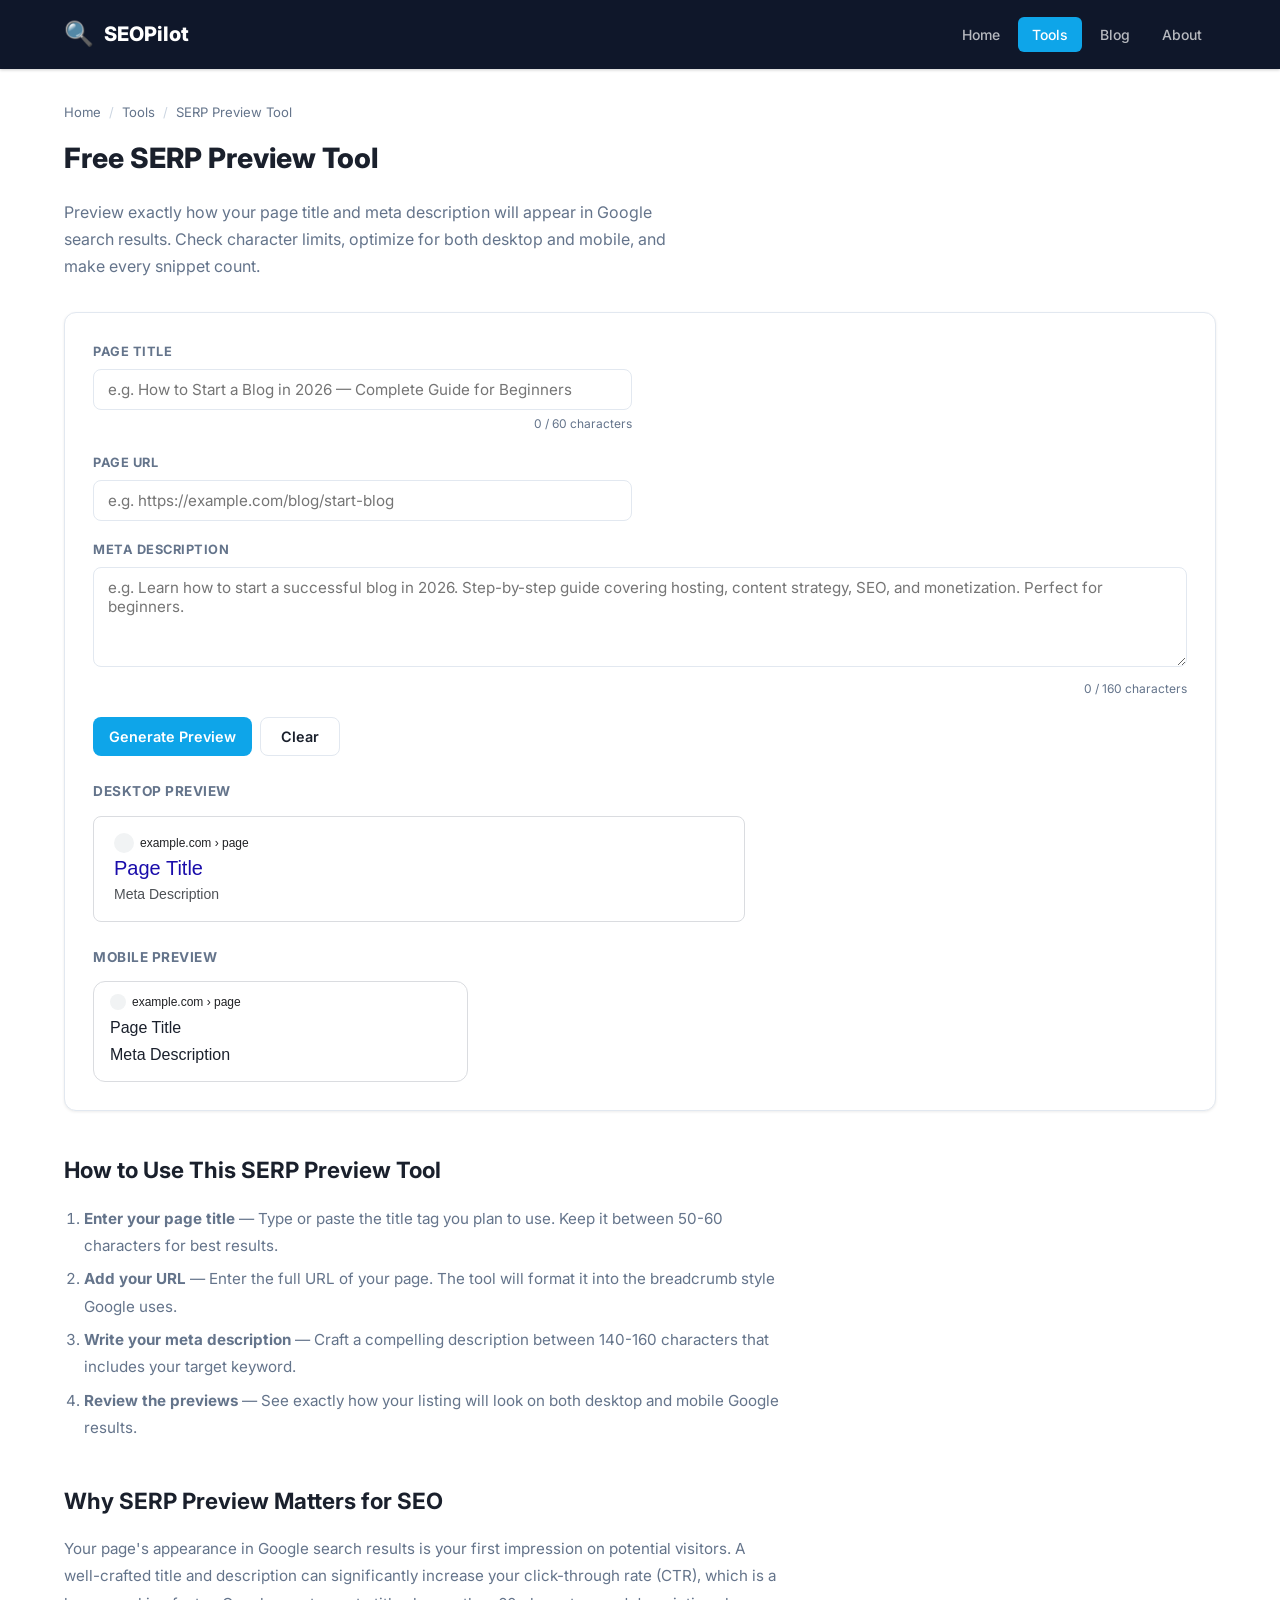
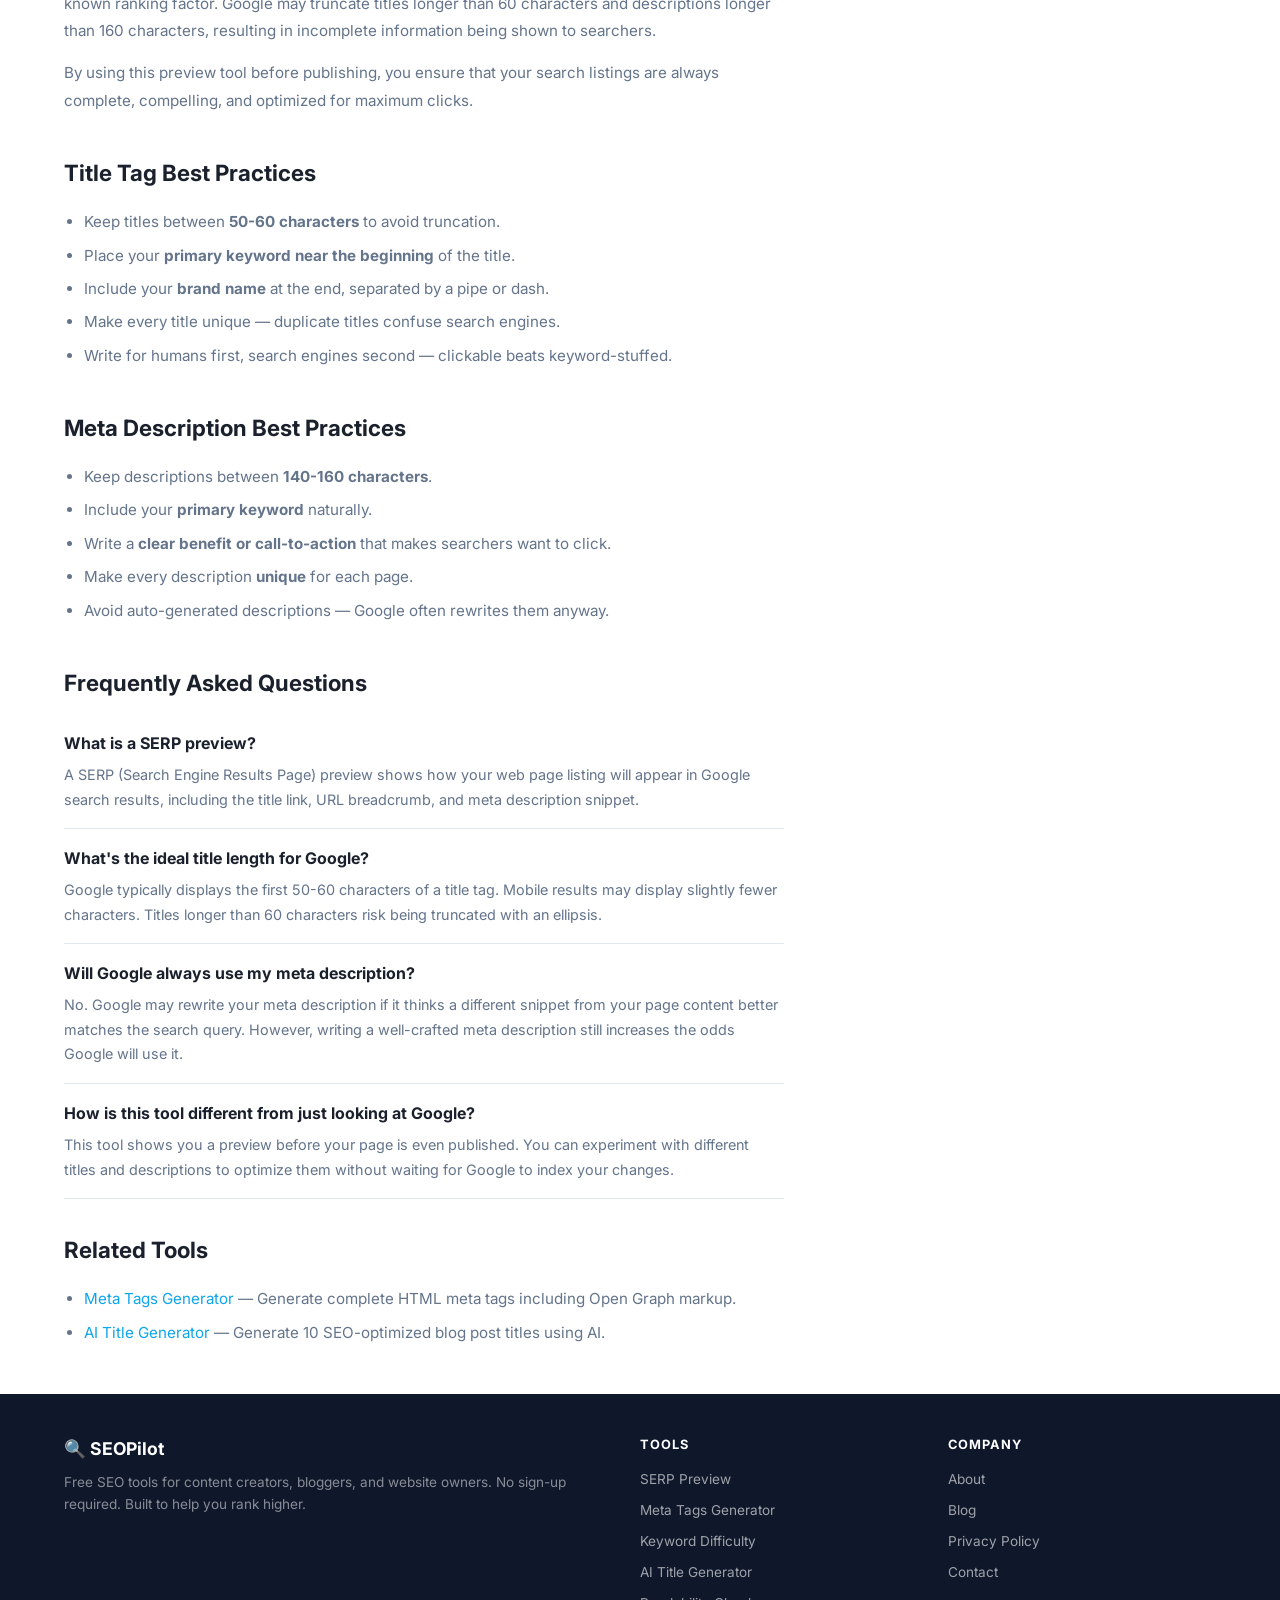
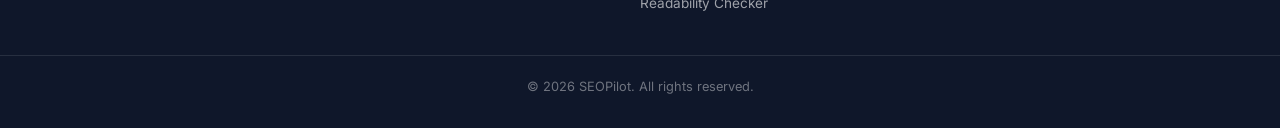
<file: tools/serp-preview/index.html>
<!DOCTYPE html>
<html lang="en">
<head>
<meta charset="UTF-8">
<meta name="viewport" content="width=device-width, initial-scale=1.0">
<title>Free SERP Preview Tool — Check Google Snippet | SEOPilot</title>
<meta name="description" content="Preview how your page title and meta description will appear in Google search results. Check character limits for desktop and mobile. Free, no sign-up required.">
<link rel="canonical" href="https://seopilot.crazynotesman.workers.dev/tools/serp-preview/">
<meta name="robots" content="index, follow">
<meta property="og:title" content="Free SERP Preview Tool — Check Google Snippet | SEOPilot">
<meta property="og:description" content="Preview how your page looks in Google search results. Check title & description length. Free, no sign-up.">
<script type="application/ld+json">
{
  "@context": "https://schema.org",
  "@type": "SoftwareApplication",
  "name": "SERP Preview Tool",
  "applicationCategory": "SEO Tools",
  "operatingSystem": "Web",
  "description": "Preview how your page title and meta description will appear in Google search results.",
  "offers": { "@type": "Offer", "price": "0", "priceCurrency": "USD" }
}
</script>
<link href="https://fonts.googleapis.com/css2?family=Inter:wght@400;500;600;700;800&display=swap" rel="stylesheet">
<link rel="stylesheet" href="/assets/css/main.css">
</head>
<body>
<div id="header-placeholder"></div>

<main class="tool-page">
  <div class="breadcrumb">
    <a href="/">Home</a> <span class="sep">/</span>
    <a href="/tools/">Tools</a> <span class="sep">/</span>
    <span>SERP Preview Tool</span>
  </div>

  <div class="tool-header">
    <h1>Free SERP Preview Tool</h1>
    <p class="tool-desc">Preview exactly how your page title and meta description will appear in Google search results. Check character limits, optimize for both desktop and mobile, and make every snippet count.</p>
  </div>

  <!-- Tool Workspace -->
  <div class="tool-workspace">
    <div class="form-row">
      <div class="form-group">
        <label for="pageTitle">Page Title</label>
        <input type="text" id="pageTitle" placeholder="e.g. How to Start a Blog in 2026 — Complete Guide for Beginners" maxlength="80">
        <div class="char-count" id="titleCount">0 / 60 characters</div>
      </div>
    </div>
    <div class="form-row">
      <div class="form-group">
        <label for="pageUrl">Page URL</label>
        <input type="text" id="pageUrl" placeholder="e.g. https://example.com/blog/start-blog" maxlength="200">
      </div>
    </div>
    <div class="form-group">
      <label for="metaDesc">Meta Description</label>
      <textarea id="metaDesc" placeholder="e.g. Learn how to start a successful blog in 2026. Step-by-step guide covering hosting, content strategy, SEO, and monetization. Perfect for beginners." maxlength="170"></textarea>
      <div class="char-count" id="descCount">0 / 160 characters</div>
    </div>

    <div style="display:flex;gap:8px;margin-bottom:24px">
      <button class="btn btn-primary" onclick="updatePreview()" style="width:auto;padding:8px 16px">Generate Preview</button>
      <button class="btn btn-secondary" onclick="clearAll()">Clear</button>
    </div>

    <!-- Desktop Preview -->
    <h3 style="font-size:0.85rem;color:var(--text-secondary);text-transform:uppercase;letter-spacing:0.5px;margin-bottom:12px">Desktop Preview</h3>
    <div class="serp-preview" id="desktopPreview">
      <div class="serp-url">
        <span style="display:inline-block;width:20px;height:20px;background:#f1f3f4;border-radius:50%;flex-shrink:0"></span>
        <div>
          <div class="serp-url-breadcrumb" id="desktopUrl">example.com &rsaquo; blog &rsaquo; start-blog</div>
        </div>
      </div>
      <div class="serp-title" id="desktopTitle">How to Start a Blog in 2026 — Complete Guide for Beginners</div>
      <div class="serp-desc" id="desktopDesc">Learn how to start a successful blog in 2026. Step-by-step guide covering hosting, content strategy, SEO, and monetization. Perfect for beginners.</div>
    </div>

    <!-- Mobile Preview -->
    <h3 style="font-size:0.85rem;color:var(--text-secondary);text-transform:uppercase;letter-spacing:0.5px;margin:24px 0 12px">Mobile Preview</h3>
    <div class="serp-preview-mobile" id="mobilePreview">
      <div style="display:flex;align-items:center;gap:6px;margin-bottom:4px">
        <span style="display:inline-block;width:16px;height:16px;background:#f1f3f4;border-radius:50%;flex-shrink:0"></span>
        <div>
          <div style="font-size:12px;color:#202124;line-height:1.2" id="mobileUrl">example.com &rsaquo; blog &rsaquo; start-blog</div>
        </div>
      </div>
      <div class="serp-title" id="mobileTitle">How to Start a Blog in 2026 — Complete Guide for Beginners</div>
      <div class="serp-desc" id="mobileDesc">Learn how to start a successful blog in 2026. Step-by-step guide covering hosting, content strategy, SEO, and...</div>
    </div>
  </div>

  <!-- Content Section -->
  <div class="content-section">
    <h2>How to Use This SERP Preview Tool</h2>
    <ol>
      <li><strong>Enter your page title</strong> — Type or paste the title tag you plan to use. Keep it between 50-60 characters for best results.</li>
      <li><strong>Add your URL</strong> — Enter the full URL of your page. The tool will format it into the breadcrumb style Google uses.</li>
      <li><strong>Write your meta description</strong> — Craft a compelling description between 140-160 characters that includes your target keyword.</li>
      <li><strong>Review the previews</strong> — See exactly how your listing will look on both desktop and mobile Google results.</li>
    </ol>

    <h2>Why SERP Preview Matters for SEO</h2>
    <p>Your page's appearance in Google search results is your first impression on potential visitors. A well-crafted title and description can significantly increase your click-through rate (CTR), which is a known ranking factor. Google may truncate titles longer than 60 characters and descriptions longer than 160 characters, resulting in incomplete information being shown to searchers.</p>
    <p>By using this preview tool before publishing, you ensure that your search listings are always complete, compelling, and optimized for maximum clicks.</p>

    <h2>Title Tag Best Practices</h2>
    <ul>
      <li>Keep titles between <strong>50-60 characters</strong> to avoid truncation.</li>
      <li>Place your <strong>primary keyword near the beginning</strong> of the title.</li>
      <li>Include your <strong>brand name</strong> at the end, separated by a pipe or dash.</li>
      <li>Make every title unique — duplicate titles confuse search engines.</li>
      <li>Write for humans first, search engines second — clickable beats keyword-stuffed.</li>
    </ul>

    <h2>Meta Description Best Practices</h2>
    <ul>
      <li>Keep descriptions between <strong>140-160 characters</strong>.</li>
      <li>Include your <strong>primary keyword</strong> naturally.</li>
      <li>Write a <strong>clear benefit or call-to-action</strong> that makes searchers want to click.</li>
      <li>Make every description <strong>unique</strong> for each page.</li>
      <li>Avoid auto-generated descriptions — Google often rewrites them anyway.</li>
    </ul>

    <h2>Frequently Asked Questions</h2>
    <div class="faq-item">
      <div class="faq-question">What is a SERP preview?</div>
      <div class="faq-answer">A SERP (Search Engine Results Page) preview shows how your web page listing will appear in Google search results, including the title link, URL breadcrumb, and meta description snippet.</div>
    </div>
    <div class="faq-item">
      <div class="faq-question">What's the ideal title length for Google?</div>
      <div class="faq-answer">Google typically displays the first 50-60 characters of a title tag. Mobile results may display slightly fewer characters. Titles longer than 60 characters risk being truncated with an ellipsis.</div>
    </div>
    <div class="faq-item">
      <div class="faq-question">Will Google always use my meta description?</div>
      <div class="faq-answer">No. Google may rewrite your meta description if it thinks a different snippet from your page content better matches the search query. However, writing a well-crafted meta description still increases the odds Google will use it.</div>
    </div>
    <div class="faq-item">
      <div class="faq-question">How is this tool different from just looking at Google?</div>
      <div class="faq-answer">This tool shows you a preview before your page is even published. You can experiment with different titles and descriptions to optimize them without waiting for Google to index your changes.</div>
    </div>

    <h2 style="margin-top:32px">Related Tools</h2>
    <ul>
      <li><a href="/tools/meta-tags-generator/">Meta Tags Generator</a> — Generate complete HTML meta tags including Open Graph markup.</li>
      <li><a href="/tools/ai-title-generator/">AI Title Generator</a> — Generate 10 SEO-optimized blog post titles using AI.</li>
    </ul>
  </div>
</main>

<div id="footer-placeholder"></div>

<script src="/assets/js/config.js"></script>
<script src="/assets/js/utils.js"></script>
<script src="/assets/js/components.js"></script>
<script>
(function() {
  var titleInput = document.getElementById('pageTitle');
  var urlInput = document.getElementById('pageUrl');
  var descInput = document.getElementById('metaDesc');
  var titleCount = document.getElementById('titleCount');
  var descCount = document.getElementById('descCount');

  // Live character count
  titleInput.addEventListener('input', function() {
    var len = this.value.length;
    titleCount.textContent = len + ' / 60 characters';
    titleCount.className = 'char-count';
    if (len > 60) titleCount.classList.add('error');
    else if (len >= 50) titleCount.classList.add('warn');
    updatePreview();
  });

  descInput.addEventListener('input', function() {
    var len = this.value.length;
    descCount.textContent = len + ' / 160 characters';
    descCount.className = 'char-count';
    if (len > 160) descCount.classList.add('error');
    else if (len >= 140) descCount.classList.add('warn');
    updatePreview();
  });

  urlInput.addEventListener('input', updatePreview);

  // Parse URL into breadcrumb format
  function formatBreadcrumb(url) {
    if (!url) return 'example.com › page';
    try {
      var u = url.replace(/^https?:\/\//, '').replace(/\/$/, '');
      var parts = u.split('/');
      if (parts.length <= 1) return parts[0];
      var domain = parts[0].replace(/^www\./, '');
      var path = parts.slice(1).filter(Boolean).join(' › ');
      return domain + (path ? ' › ' + path : '');
    } catch(e) {
      return url;
    }
  }

  // Truncate text at specific length
  function truncate(text, maxLen) {
    if (!text) return 'Enter your text above to see the preview...';
    if (text.length <= maxLen) return text;
    return text.substring(0, maxLen) + '...';
  }

  function updatePreview() {
    var title = titleInput.value.trim();
    var url = urlInput.value.trim();
    var desc = descInput.value.trim();
    var breadcrumb = formatBreadcrumb(url);

    // Desktop
    document.getElementById('desktopUrl').textContent = breadcrumb;
    document.getElementById('desktopTitle').textContent = truncate(title || 'Page Title', 60) || 'Page Title';
    document.getElementById('desktopDesc').textContent = truncate(desc || 'Meta Description', 160) || 'Meta description preview will appear here...';

    // Mobile
    document.getElementById('mobileUrl').textContent = breadcrumb;
    document.getElementById('mobileTitle').textContent = truncate(title || 'Page Title', 55) || 'Page Title';
    document.getElementById('mobileDesc').textContent = truncate(desc || 'Meta Description', 130) || 'Mobile meta description preview...';
  }

  window.clearAll = function() {
    titleInput.value = '';
    urlInput.value = '';
    descInput.value = '';
    titleCount.textContent = '0 / 60 characters';
    titleCount.className = 'char-count';
    descCount.textContent = '0 / 160 characters';
    descCount.className = 'char-count';
    updatePreview();
  };

  // Initial preview
  updatePreview();
})();
</script>
</body>
</html>
</file>
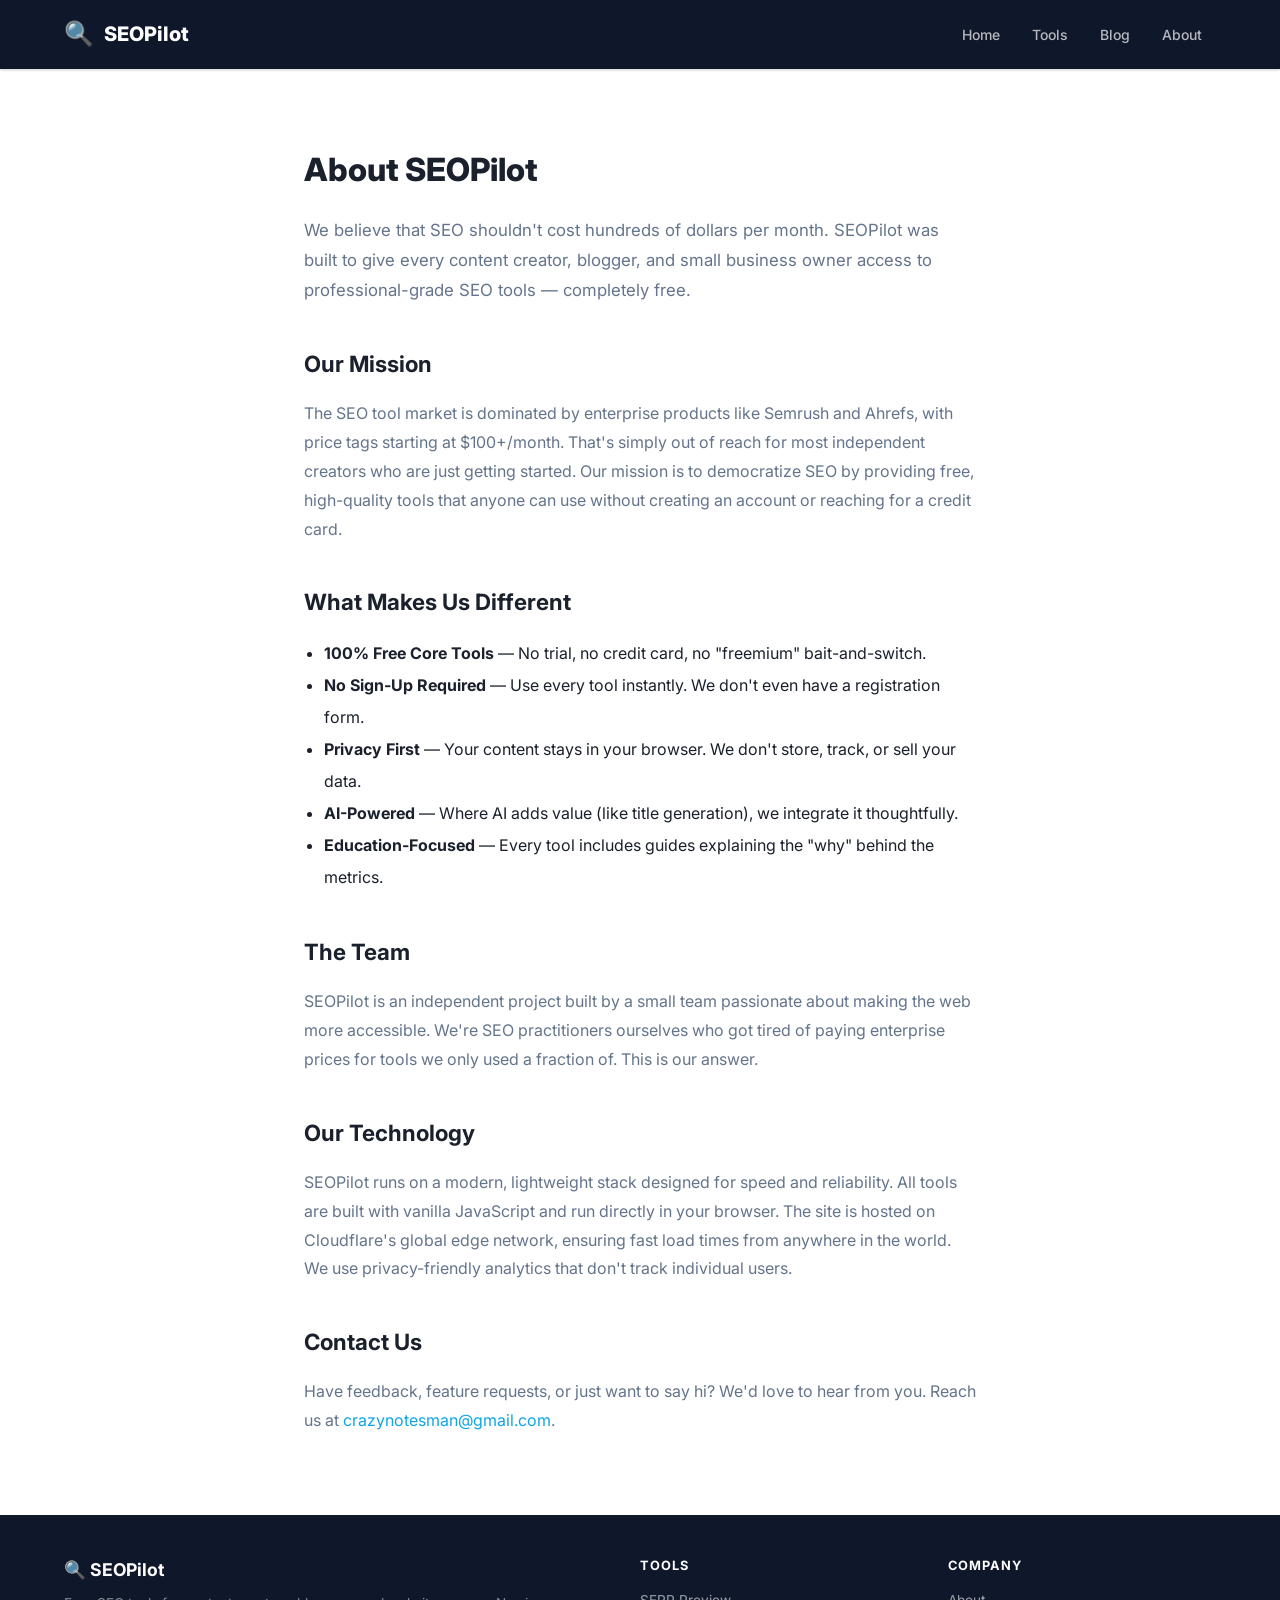
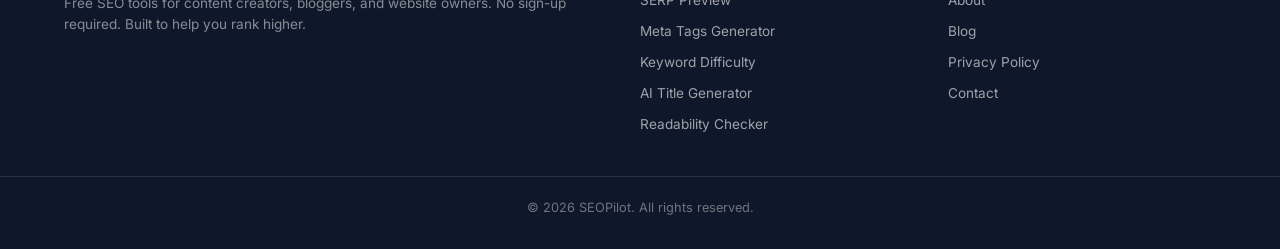
<file: about.html>
<!DOCTYPE html>
<html lang="en">
<head>
<meta charset="UTF-8">
<meta name="viewport" content="width=device-width, initial-scale=1.0">
<title>About SEOPilot — Our Mission & Story</title>
<meta name="description" content="Learn about SEOPilot — why we built a free SEO toolkit and our mission to make SEO accessible for every content creator.">
<link rel="canonical" href="https://seopilot.crazynotesman.workers.dev/about/">
<meta property="og:title" content="About SEOPilot — Our Mission & Story">
<meta property="og:description" content="Learn about SEOPilot — why we built a free SEO toolkit and our mission to make SEO accessible for every content creator.">
<meta property="og:type" content="website">
<meta name="robots" content="index, follow">
<link href="https://fonts.googleapis.com/css2?family=Inter:wght@400;500;600;700;800&display=swap" rel="stylesheet">
<link rel="stylesheet" href="/assets/css/main.css">
</head>
<body>
<div id="header-placeholder"></div>

<section class="section" style="padding-top:48px">
  <div class="container" style="max-width:720px">
    <h1 style="font-size:2rem;font-weight:800;margin-bottom:16px">About SEOPilot</h1>
    <p style="font-size:1.05rem;color:var(--text-secondary);line-height:1.8">We believe that SEO shouldn't cost hundreds of dollars per month. SEOPilot was built to give every content creator, blogger, and small business owner access to professional-grade SEO tools — completely free.</p>

    <h2 style="font-size:1.4rem;font-weight:700;margin:40px 0 12px">Our Mission</h2>
    <p style="color:var(--text-secondary);line-height:1.8">The SEO tool market is dominated by enterprise products like Semrush and Ahrefs, with price tags starting at $100+/month. That's simply out of reach for most independent creators who are just getting started. Our mission is to democratize SEO by providing free, high-quality tools that anyone can use without creating an account or reaching for a credit card.</p>

    <h2 style="font-size:1.4rem;font-weight:700;margin:40px 0 12px">What Makes Us Different</h2>
    <ul style="padding-left:20px;line-height:2">
      <li><strong>100% Free Core Tools</strong> — No trial, no credit card, no "freemium" bait-and-switch.</li>
      <li><strong>No Sign-Up Required</strong> — Use every tool instantly. We don't even have a registration form.</li>
      <li><strong>Privacy First</strong> — Your content stays in your browser. We don't store, track, or sell your data.</li>
      <li><strong>AI-Powered</strong> — Where AI adds value (like title generation), we integrate it thoughtfully.</li>
      <li><strong>Education-Focused</strong> — Every tool includes guides explaining the "why" behind the metrics.</li>
    </ul>

    <h2 style="font-size:1.4rem;font-weight:700;margin:40px 0 12px">The Team</h2>
    <p style="color:var(--text-secondary);line-height:1.8">SEOPilot is an independent project built by a small team passionate about making the web more accessible. We're SEO practitioners ourselves who got tired of paying enterprise prices for tools we only used a fraction of. This is our answer.</p>

    <h2 style="font-size:1.4rem;font-weight:700;margin:40px 0 12px">Our Technology</h2>
    <p style="color:var(--text-secondary);line-height:1.8">SEOPilot runs on a modern, lightweight stack designed for speed and reliability. All tools are built with vanilla JavaScript and run directly in your browser. The site is hosted on Cloudflare's global edge network, ensuring fast load times from anywhere in the world. We use privacy-friendly analytics that don't track individual users.</p>

    <h2 style="font-size:1.4rem;font-weight:700;margin:40px 0 12px">Contact Us</h2>
    <p style="color:var(--text-secondary);line-height:1.8">Have feedback, feature requests, or just want to say hi? We'd love to hear from you. Reach us at <a href="mailto:crazynotesman@gmail.com">crazynotesman@gmail.com</a>.</p>
  </div>
</section>

<div id="footer-placeholder"></div>
<script src="/assets/js/config.js"></script>
<script src="/assets/js/components.js"></script>
</body>
</html>
</file>
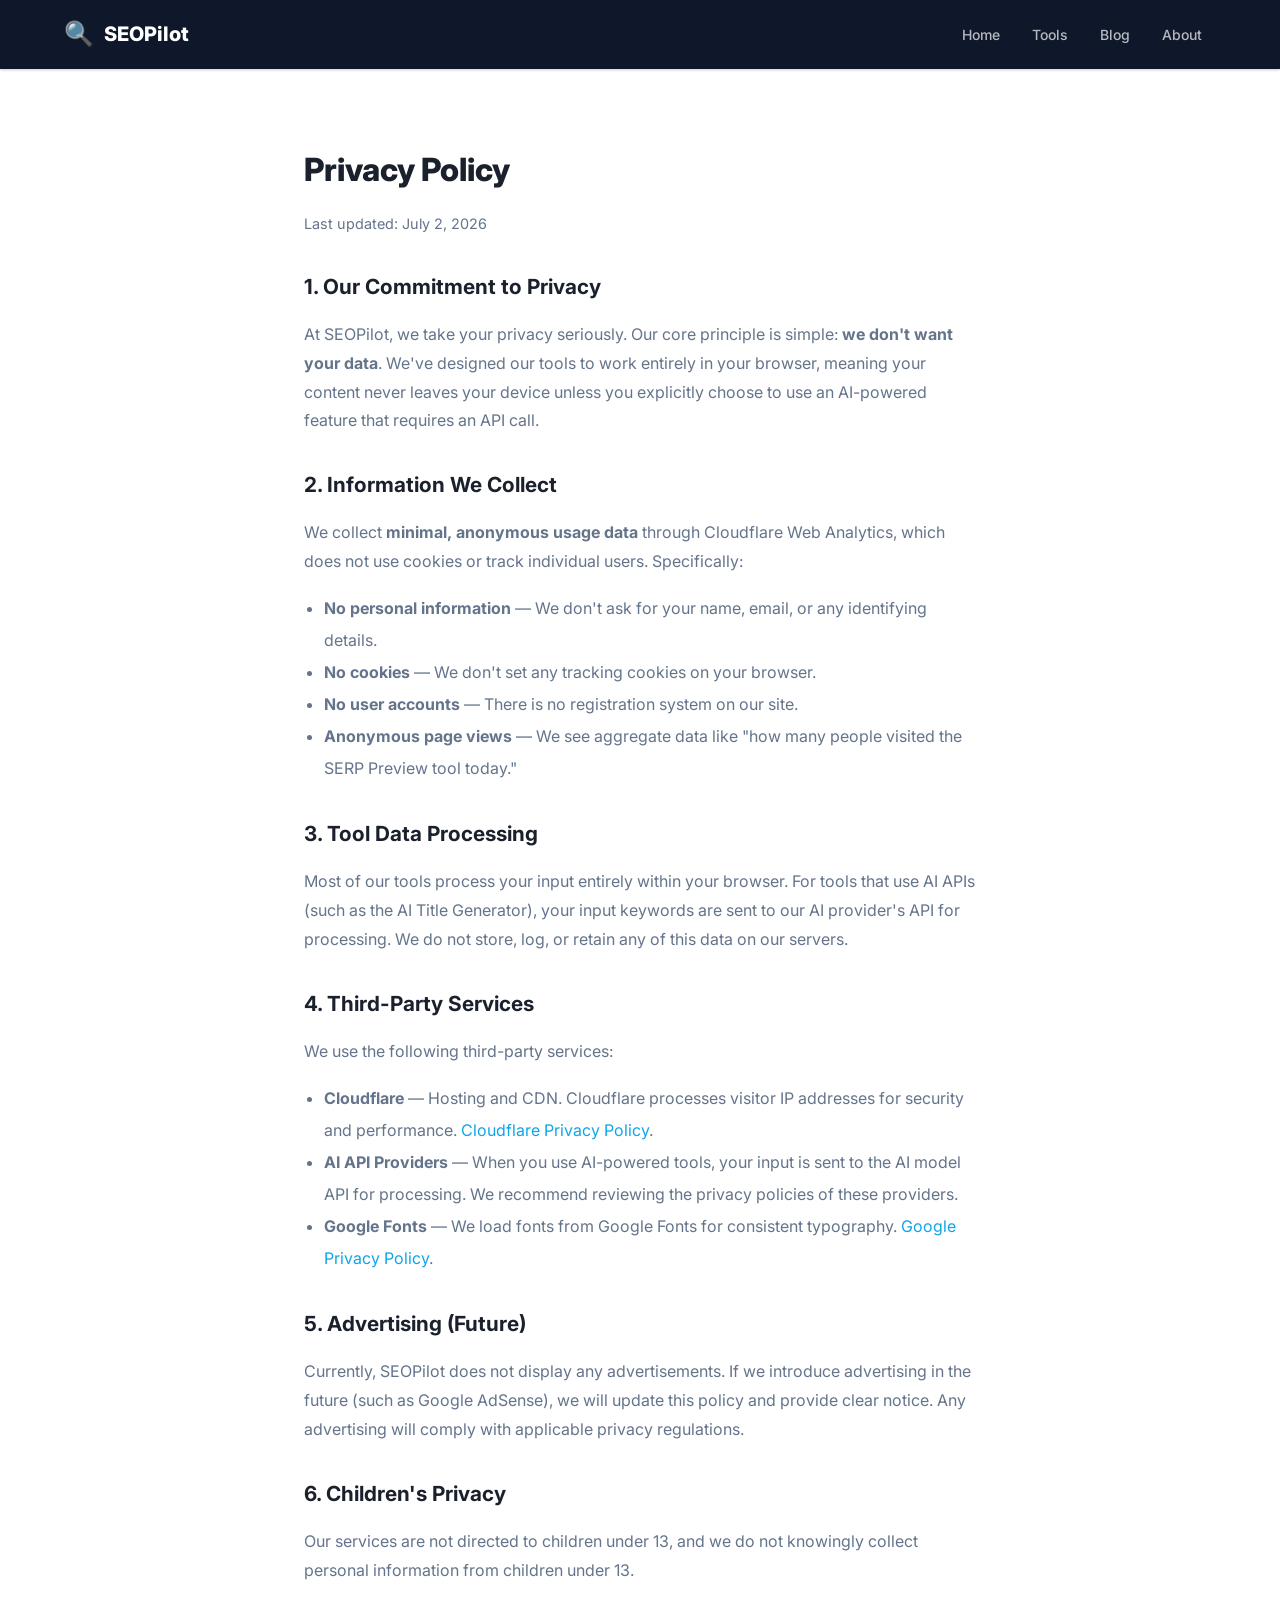
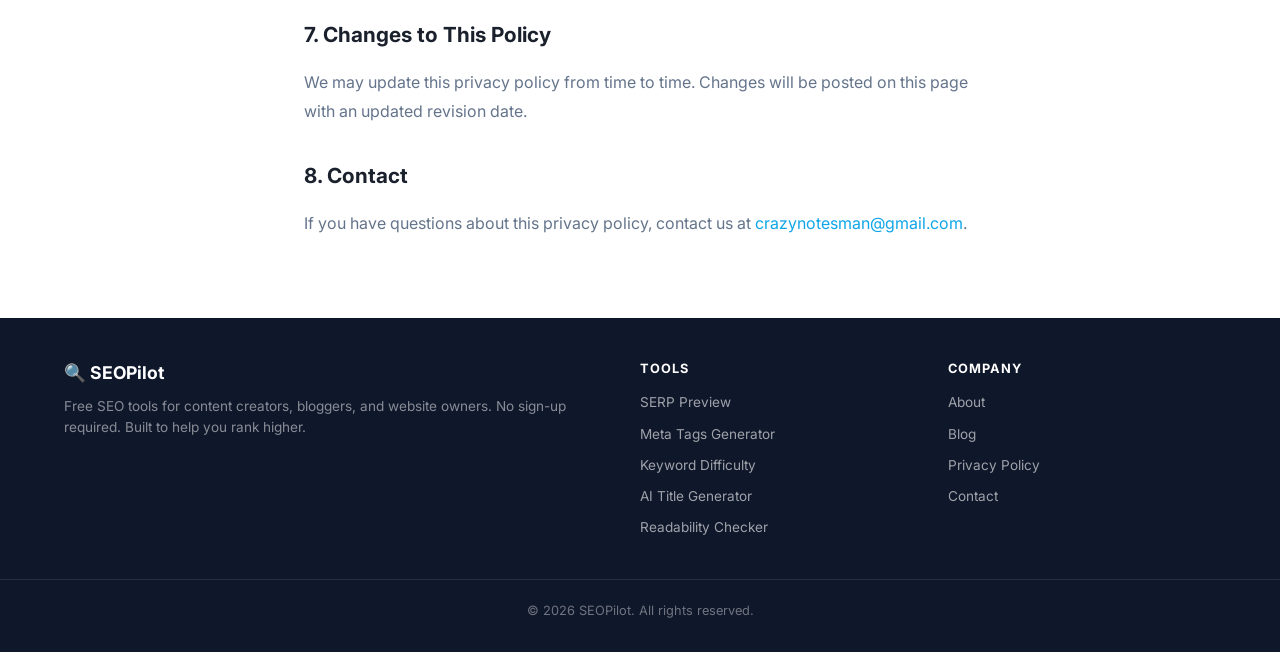
<file: privacy.html>
<!DOCTYPE html>
<html lang="en">
<head>
<meta charset="UTF-8">
<meta name="viewport" content="width=device-width, initial-scale=1.0">
<title>Privacy Policy — SEOPilot</title>
<meta name="description" content="SEOPilot privacy policy. We take your privacy seriously. No personal data collection, no tracking cookies.">
<link rel="canonical" href="https://seopilot.crazynotesman.workers.dev/privacy/">
<meta name="robots" content="index, follow">
<link href="https://fonts.googleapis.com/css2?family=Inter:wght@400;500;600;700;800&display=swap" rel="stylesheet">
<link rel="stylesheet" href="/assets/css/main.css">
</head>
<body>
<div id="header-placeholder"></div>

<section class="section" style="padding-top:48px">
  <div class="container" style="max-width:720px">
    <h1 style="font-size:2rem;font-weight:800;margin-bottom:8px">Privacy Policy</h1>
    <p style="color:var(--text-secondary);font-size:0.9rem;margin-bottom:32px">Last updated: July 2, 2026</p>

    <h2 style="font-size:1.3rem;font-weight:700;margin:32px 0 12px">1. Our Commitment to Privacy</h2>
    <p style="color:var(--text-secondary);line-height:1.8">At SEOPilot, we take your privacy seriously. Our core principle is simple: <strong>we don't want your data</strong>. We've designed our tools to work entirely in your browser, meaning your content never leaves your device unless you explicitly choose to use an AI-powered feature that requires an API call.</p>

    <h2 style="font-size:1.3rem;font-weight:700;margin:32px 0 12px">2. Information We Collect</h2>
    <p style="color:var(--text-secondary);line-height:1.8">We collect <strong>minimal, anonymous usage data</strong> through Cloudflare Web Analytics, which does not use cookies or track individual users. Specifically:</p>
    <ul style="padding-left:20px;line-height:2;color:var(--text-secondary)">
      <li><strong>No personal information</strong> — We don't ask for your name, email, or any identifying details.</li>
      <li><strong>No cookies</strong> — We don't set any tracking cookies on your browser.</li>
      <li><strong>No user accounts</strong> — There is no registration system on our site.</li>
      <li><strong>Anonymous page views</strong> — We see aggregate data like "how many people visited the SERP Preview tool today."</li>
    </ul>

    <h2 style="font-size:1.3rem;font-weight:700;margin:32px 0 12px">3. Tool Data Processing</h2>
    <p style="color:var(--text-secondary);line-height:1.8">Most of our tools process your input entirely within your browser. For tools that use AI APIs (such as the AI Title Generator), your input keywords are sent to our AI provider's API for processing. We do not store, log, or retain any of this data on our servers.</p>

    <h2 style="font-size:1.3rem;font-weight:700;margin:32px 0 12px">4. Third-Party Services</h2>
    <p style="color:var(--text-secondary);line-height:1.8">We use the following third-party services:</p>
    <ul style="padding-left:20px;line-height:2;color:var(--text-secondary)">
      <li><strong>Cloudflare</strong> — Hosting and CDN. Cloudflare processes visitor IP addresses for security and performance. <a href="https://www.cloudflare.com/privacypolicy/" target="_blank" rel="noopener">Cloudflare Privacy Policy</a>.</li>
      <li><strong>AI API Providers</strong> — When you use AI-powered tools, your input is sent to the AI model API for processing. We recommend reviewing the privacy policies of these providers.</li>
      <li><strong>Google Fonts</strong> — We load fonts from Google Fonts for consistent typography. <a href="https://policies.google.com/privacy" target="_blank" rel="noopener">Google Privacy Policy</a>.</li>
    </ul>

    <h2 style="font-size:1.3rem;font-weight:700;margin:32px 0 12px">5. Advertising (Future)</h2>
    <p style="color:var(--text-secondary);line-height:1.8">Currently, SEOPilot does not display any advertisements. If we introduce advertising in the future (such as Google AdSense), we will update this policy and provide clear notice. Any advertising will comply with applicable privacy regulations.</p>

    <h2 style="font-size:1.3rem;font-weight:700;margin:32px 0 12px">6. Children's Privacy</h2>
    <p style="color:var(--text-secondary);line-height:1.8">Our services are not directed to children under 13, and we do not knowingly collect personal information from children under 13.</p>

    <h2 style="font-size:1.3rem;font-weight:700;margin:32px 0 12px">7. Changes to This Policy</h2>
    <p style="color:var(--text-secondary);line-height:1.8">We may update this privacy policy from time to time. Changes will be posted on this page with an updated revision date.</p>

    <h2 style="font-size:1.3rem;font-weight:700;margin:32px 0 12px">8. Contact</h2>
    <p style="color:var(--text-secondary);line-height:1.8">If you have questions about this privacy policy, contact us at <a href="mailto:crazynotesman@gmail.com">crazynotesman@gmail.com</a>.</p>
  </div>
</section>

<div id="footer-placeholder"></div>
<script src="/assets/js/config.js"></script>
<script src="/assets/js/components.js"></script>
</body>
</html>
</file>
<file: assets/css/main.css>
/* ========================================
   SEOPilot — Global Styles
   Complements Tailwind CSS CDN
   ======================================== */

/* ---- CSS Variables ---- */
:root {
  --primary: #0ea5e9;
  --primary-dark: #0284c7;
  --primary-light: #e0f2fe;
  --navy: #0f172a;
  --text: #1a202c;
  --text-secondary: #64748b;
  --bg: #ffffff;
  --card-bg: #f8fafc;
  --border: #e2e8f0;
  --success: #16a34a;
  --success-light: #dcfce7;
  --warning: #ca8a04;
  --warning-light: #fef9c3;
  --error: #dc2626;
  --error-light: #fee2e2;
  --purple: #7c3aed;
  --purple-light: #ede9fe;
  --radius: 8px;
  --radius-lg: 12px;
  --shadow: 0 1px 3px rgba(0,0,0,.08);
  --shadow-md: 0 4px 12px rgba(0,0,0,.1);
  --shadow-lg: 0 8px 30px rgba(0,0,0,.12);
  --max-w: 1200px;
}

/* ---- Base ---- */
*, *::before, *::after {
  box-sizing: border-box;
}

body {
  font-family: 'Inter', -apple-system, BlinkMacSystemFont, 'Segoe UI', sans-serif;
  color: var(--text);
  background: var(--bg);
  line-height: 1.7;
  margin: 0;
  padding: 0;
  -webkit-font-smoothing: antialiased;
}

a {
  color: var(--primary);
  text-decoration: none;
  transition: color 0.15s;
}
a:hover {
  color: var(--primary-dark);
}

img {
  max-width: 100%;
  height: auto;
}

/* ---- Container ---- */
.container {
  max-width: var(--max-w);
  margin: 0 auto;
  padding: 0 24px;
}

/* ---- Header / Navigation ---- */
.site-header {
  background: var(--navy);
  color: white;
  position: sticky;
  top: 0;
  z-index: 1000;
  box-shadow: 0 1px 3px rgba(0,0,0,.2);
}

.site-header .container {
  display: flex;
  align-items: center;
  justify-content: space-between;
  padding-top: 14px;
  padding-bottom: 14px;
}

.site-logo {
  display: flex;
  align-items: center;
  gap: 10px;
  font-size: 1.25rem;
  font-weight: 800;
  color: white;
  text-decoration: none;
}
.site-logo:hover { color: white; }
.site-logo-icon { font-size: 1.5rem; }

.site-nav {
  display: flex;
  align-items: center;
  gap: 4px;
}

.site-nav a {
  color: rgba(255,255,255,.7);
  text-decoration: none;
  padding: 6px 14px;
  border-radius: 6px;
  font-size: 0.875rem;
  font-weight: 500;
  transition: all 0.15s;
}
.site-nav a:hover {
  color: white;
  background: rgba(255,255,255,.08);
}
.site-nav a.active {
  color: white;
  background: var(--primary);
}

/* Mobile nav */
.mobile-menu-btn {
  display: none;
  background: none;
  border: none;
  color: white;
  font-size: 1.5rem;
  cursor: pointer;
  padding: 4px 8px;
}

@media (max-width: 768px) {
  .site-nav {
    display: none;
    position: absolute;
    top: 100%;
    left: 0;
    right: 0;
    background: var(--navy);
    flex-direction: column;
    padding: 12px 24px;
    gap: 2px;
    border-top: 1px solid rgba(255,255,255,.1);
  }
  .site-nav.open {
    display: flex;
  }
  .site-nav a {
    padding: 10px 8px;
    display: block;
  }
  .mobile-menu-btn {
    display: block;
  }
}

/* ---- Hero Section ---- */
.hero {
  background: linear-gradient(135deg, #0f172a 0%, #1e3a5f 50%, #0c4a6e 100%);
  color: white;
  padding: 80px 0 60px;
  text-align: center;
  position: relative;
  overflow: hidden;
}
.hero::before {
  content: '';
  position: absolute;
  top: -100px;
  right: -100px;
  width: 400px;
  height: 400px;
  background: radial-gradient(circle, rgba(14,165,233,.15) 0%, transparent 70%);
  pointer-events: none;
}
.hero::after {
  content: '';
  position: absolute;
  bottom: -80px;
  left: -80px;
  width: 300px;
  height: 300px;
  background: radial-gradient(circle, rgba(14,165,233,.1) 0%, transparent 70%);
  pointer-events: none;
}

.hero-content {
  position: relative;
  z-index: 1;
  max-width: 720px;
  margin: 0 auto;
}

.hero h1 {
  font-size: 2.75rem;
  font-weight: 800;
  margin: 0 0 20px;
  line-height: 1.2;
  letter-spacing: -0.5px;
}

.hero .hero-subtitle {
  font-size: 1.15rem;
  opacity: 0.8;
  margin: 0 0 36px;
  line-height: 1.7;
}

.hero .hero-cta {
  display: inline-flex;
  align-items: center;
  gap: 8px;
  background: var(--primary);
  color: white;
  font-weight: 700;
  font-size: 1rem;
  padding: 14px 32px;
  border-radius: var(--radius);
  text-decoration: none;
  transition: all 0.2s;
  box-shadow: 0 4px 14px rgba(14,165,233,.4);
}
.hero .hero-cta:hover {
  background: var(--primary-dark);
  color: white;
  transform: translateY(-1px);
  box-shadow: 0 6px 20px rgba(14,165,233,.5);
}

.hero .hero-stats {
  display: flex;
  justify-content: center;
  gap: 48px;
  margin-top: 48px;
  flex-wrap: wrap;
}
.hero .hero-stat {
  text-align: center;
}
.hero .hero-stat .stat-num {
  font-size: 1.5rem;
  font-weight: 800;
  color: var(--primary);
}
.hero .hero-stat .stat-label {
  font-size: 0.8rem;
  opacity: 0.6;
  margin-top: 2px;
  text-transform: uppercase;
  letter-spacing: 0.5px;
}

@media (max-width: 768px) {
  .hero { padding: 48px 0 40px; }
  .hero h1 { font-size: 1.75rem; }
  .hero .hero-subtitle { font-size: 1rem; }
  .hero .hero-stats { gap: 24px; }
}

/* ---- Section ---- */
.section {
  padding: 64px 0;
}
.section-header {
  text-align: center;
  margin-bottom: 48px;
}
.section-header h2 {
  font-size: 2rem;
  font-weight: 800;
  margin: 0 0 12px;
  color: var(--text);
}
.section-header .section-desc {
  font-size: 1.05rem;
  color: var(--text-secondary);
  max-width: 600px;
  margin: 0 auto;
}
.section-sm {
  padding: 48px 0;
}
@media (max-width: 768px) {
  .section { padding: 40px 0; }
}

/* ---- Cards Grid ---- */
.cards-grid {
  display: grid;
  grid-template-columns: repeat(auto-fill, minmax(320px, 1fr));
  gap: 20px;
}

/* ---- Tool Card ---- */
.tool-card {
  background: var(--bg);
  border: 1px solid var(--border);
  border-radius: var(--radius-lg);
  padding: 24px;
  transition: all 0.2s;
  text-decoration: none;
  color: var(--text);
  display: block;
}
.tool-card:hover {
  border-color: var(--primary);
  box-shadow: var(--shadow-lg);
  transform: translateY(-2px);
  color: var(--text);
}
.tool-card-icon {
  font-size: 2rem;
  margin-bottom: 12px;
}
.tool-card h3 {
  font-size: 1.1rem;
  font-weight: 700;
  margin: 0 0 8px;
  color: var(--text);
}
.tool-card p {
  font-size: 0.875rem;
  color: var(--text-secondary);
  margin: 0 0 12px;
  line-height: 1.6;
}
.tool-card .badge {
  display: inline-block;
  padding: 2px 8px;
  border-radius: 10px;
  font-size: 0.7rem;
  font-weight: 700;
  text-transform: uppercase;
  letter-spacing: 0.5px;
}
.badge-free { background: var(--success-light); color: var(--success); }
.badge-ai { background: var(--purple-light); color: var(--purple); }
.badge-popular { background: var(--primary-light); color: var(--primary-dark); }

/* ---- Tool Page Layout ---- */
.tool-page {
  max-width: var(--max-w);
  margin: 0 auto;
  padding: 32px 24px;
}

.tool-header {
  margin-bottom: 32px;
}
.tool-header h1 {
  font-size: 1.75rem;
  font-weight: 800;
  margin: 0 0 8px;
}
.tool-header .tool-desc {
  font-size: 1rem;
  color: var(--text-secondary);
  max-width: 640px;
}

.tool-workspace {
  background: var(--bg);
  border: 1px solid var(--border);
  border-radius: var(--radius-lg);
  padding: 28px;
  margin-bottom: 40px;
  box-shadow: var(--shadow);
}

.tool-workspace label {
  display: block;
  font-size: 0.8rem;
  font-weight: 700;
  color: var(--text-secondary);
  text-transform: uppercase;
  letter-spacing: 0.5px;
  margin-bottom: 6px;
}

.tool-workspace input[type="text"],
.tool-workspace input[type="url"],
.tool-workspace input[type="email"],
.tool-workspace textarea,
.tool-workspace select {
  width: 100%;
  padding: 10px 14px;
  border: 1px solid var(--border);
  border-radius: var(--radius);
  font-family: inherit;
  font-size: 0.95rem;
  color: var(--text);
  background: var(--bg);
  transition: border-color 0.15s, box-shadow 0.15s;
  outline: none;
}
.tool-workspace input:focus,
.tool-workspace textarea:focus,
.tool-workspace select:focus {
  border-color: var(--primary);
  box-shadow: 0 0 0 3px rgba(14,165,233,.15);
}

.tool-workspace textarea {
  min-height: 100px;
  resize: vertical;
}

.char-count {
  font-size: 0.75rem;
  color: var(--text-secondary);
  text-align: right;
  margin-top: 4px;
}
.char-count.warn { color: var(--warning); }
.char-count.error { color: var(--error); }

/* ---- Buttons ---- */
.btn {
  display: inline-flex;
  align-items: center;
  gap: 6px;
  padding: 10px 20px;
  border-radius: var(--radius);
  font-family: inherit;
  font-size: 0.9rem;
  font-weight: 600;
  cursor: pointer;
  border: none;
  transition: all 0.15s;
  text-decoration: none;
}

.btn-primary {
  background: var(--primary);
  color: white;
}
.btn-primary:hover {
  background: var(--primary-dark);
  box-shadow: 0 4px 12px rgba(14,165,233,.3);
}
.btn-primary:disabled {
  background: #94a3b8;
  cursor: not-allowed;
  box-shadow: none;
}

.btn-secondary {
  background: var(--bg);
  color: var(--text);
  border: 1px solid var(--border);
}
.btn-secondary:hover {
  background: var(--card-bg);
  border-color: var(--primary);
}

.btn-sm {
  padding: 6px 12px;
  font-size: 0.8rem;
}

.btn-lg {
  padding: 14px 28px;
  font-size: 1rem;
}

.btn-full {
  width: 100%;
  justify-content: center;
}

/* ---- Form helpers ---- */
.form-group {
  margin-bottom: 18px;
}
.form-row {
  display: grid;
  grid-template-columns: 1fr 1fr;
  gap: 16px;
}
@media (max-width: 600px) {
  .form-row { grid-template-columns: 1fr; }
}

/* ---- Result Area ---- */
.result-area {
  background: var(--card-bg);
  border: 1px dashed var(--border);
  border-radius: var(--radius);
  padding: 20px;
  margin-top: 24px;
  position: relative;
}
.result-header {
  display: flex;
  align-items: center;
  justify-content: space-between;
  margin-bottom: 12px;
}
.result-title {
  font-size: 0.85rem;
  font-weight: 700;
  color: var(--text-secondary);
  text-transform: uppercase;
  letter-spacing: 0.5px;
}
.result-actions {
  display: flex;
  gap: 8px;
}
.result-content {
  font-family: 'JetBrains Mono', 'Fira Code', monospace;
  font-size: 0.85rem;
  line-height: 1.6;
  color: var(--text);
  max-height: 400px;
  overflow-y: auto;
  white-space: pre-wrap;
  word-break: break-all;
}

/* ---- SERP Preview ---- */
.serp-preview {
  background: white;
  border: 1px solid #dadce0;
  border-radius: 8px;
  padding: 16px 20px;
  max-width: 652px;
  font-family: Arial, sans-serif;
}
.serp-preview .serp-url {
  font-size: 14px;
  color: #202124;
  display: flex;
  align-items: center;
  gap: 6px;
  margin-bottom: 2px;
}
.serp-preview .serp-url-breadcrumb {
  font-size: 12px;
  color: #202124;
}
.serp-preview .serp-title {
  font-size: 20px;
  color: #1a0dab;
  line-height: 1.3;
  margin-bottom: 2px;
  cursor: pointer;
}
.serp-preview .serp-title:hover { text-decoration: underline; }
.serp-preview .serp-desc {
  font-size: 14px;
  color: #4d5156;
  line-height: 1.58;
}

/* SERP Mobile */
.serp-preview-mobile {
  max-width: 375px;
  background: white;
  border: 1px solid #dadce0;
  border-radius: 12px;
  padding: 12px 16px;
  font-family: Arial, sans-serif;
}
.serp-preview-mobile .serp-title {
  font-size: 16px;
}

/* ---- Content Section ---- */
.content-section {
  max-width: 720px;
}
.content-section h2 {
  font-size: 1.4rem;
  font-weight: 700;
  margin: 40px 0 12px;
  color: var(--text);
}
.content-section h3 {
  font-size: 1.1rem;
  font-weight: 700;
  margin: 28px 0 8px;
  color: var(--text);
}
.content-section p,
.content-section li {
  font-size: 0.95rem;
  color: var(--text-secondary);
  line-height: 1.8;
}
.content-section ul,
.content-section ol {
  padding-left: 20px;
}
.content-section li { margin-bottom: 6px; }

/* ---- FAQ ---- */
.faq-item {
  border-bottom: 1px solid var(--border);
  padding: 16px 0;
}
.faq-item:last-child { border-bottom: none; }
.faq-question {
  font-size: 1rem;
  font-weight: 700;
  color: var(--text);
  margin: 0 0 6px;
}
.faq-answer {
  font-size: 0.9rem;
  color: var(--text-secondary);
  line-height: 1.7;
}

/* ---- Footer ---- */
.site-footer {
  background: var(--navy);
  color: rgba(255,255,255,.7);
  padding: 40px 0 30px;
  font-size: 0.85rem;
}
.site-footer .container {
  display: grid;
  grid-template-columns: 2fr 1fr 1fr;
  gap: 40px;
}
.footer-brand h3 {
  color: white;
  font-size: 1.1rem;
  margin: 0 0 8px;
}
.footer-brand p {
  color: rgba(255,255,255,.5);
  margin: 0;
  line-height: 1.6;
}
.footer-links h4 {
  color: white;
  font-size: 0.8rem;
  text-transform: uppercase;
  letter-spacing: 1px;
  margin: 0 0 12px;
}
.footer-links ul {
  list-style: none;
  padding: 0;
  margin: 0;
}
.footer-links li { margin-bottom: 8px; }
.footer-links a {
  color: rgba(255,255,255,.6);
  text-decoration: none;
}
.footer-links a:hover { color: white; }
.footer-bottom {
  margin-top: 32px;
  padding-top: 20px;
  border-top: 1px solid rgba(255,255,255,.1);
  text-align: center;
  color: rgba(255,255,255,.4);
  font-size: 0.8rem;
}
@media (max-width: 768px) {
  .site-footer .container {
    grid-template-columns: 1fr;
    gap: 24px;
  }
}

/* ---- Utilities ---- */
.text-center { text-align: center; }
.mt-0 { margin-top: 0; }
.mt-2 { margin-top: 8px; }
.mt-3 { margin-top: 12px; }
.mt-4 { margin-top: 16px; }
.mt-6 { margin-top: 24px; }
.mb-0 { margin-bottom: 0; }
.mb-2 { margin-bottom: 8px; }
.mb-4 { margin-bottom: 16px; }
.hidden { display: none !important; }

/* ---- Loading Spinner ---- */
.spinner {
  display: inline-block;
  width: 18px;
  height: 18px;
  border: 2px solid rgba(255,255,255,.3);
  border-top-color: white;
  border-radius: 50%;
  animation: spin 0.6s linear infinite;
}
@keyframes spin { to { transform: rotate(360deg); } }
.spinner-dark {
  border-color: rgba(0,0,0,.1);
  border-top-color: var(--primary);
}

/* ---- Status Bars ---- */
.status-bar {
  display: flex;
  align-items: center;
  gap: 8px;
  padding: 12px 16px;
  border-radius: var(--radius);
  font-size: 0.88rem;
  margin-bottom: 16px;
}
.status-bar.success { background: var(--success-light); color: var(--success); border: 1px solid #bbf7d0; }
.status-bar.warning { background: var(--warning-light); color: var(--warning); border: 1px solid #fde68a; }
.status-bar.error { background: var(--error-light); color: var(--error); border: 1px solid #fecaca; }
.status-bar.info { background: var(--primary-light); color: var(--primary-dark); border: 1px solid #bae6fd; }

/* ---- Breadcrumb ---- */
.breadcrumb {
  display: flex;
  gap: 8px;
  font-size: 0.82rem;
  color: var(--text-secondary);
  margin-bottom: 12px;
  flex-wrap: wrap;
}
.breadcrumb a { color: var(--text-secondary); }
.breadcrumb a:hover { color: var(--primary); }
.breadcrumb .sep { color: #cbd5e1; }

/* ---- Code Block ---- */
.code-block {
  background: #1e293b;
  color: #e2e8f0;
  padding: 16px 20px;
  border-radius: var(--radius);
  font-family: 'JetBrains Mono', 'Fira Code', monospace;
  font-size: 0.82rem;
  line-height: 1.7;
  overflow-x: auto;
  position: relative;
}

/* ---- Score Ring (Readability) ---- */
.score-ring {
  position: relative;
  width: 120px;
  height: 120px;
  margin: 0 auto;
}
.score-ring svg { transform: rotate(-90deg); width: 120px; height: 120px; }
.score-ring .score-value {
  position: absolute;
  top: 50%;
  left: 50%;
  transform: translate(-50%, -50%);
  font-size: 2rem;
  font-weight: 800;
}

/* ---- Blog Card ---- */
.blog-card {
  background: var(--bg);
  border: 1px solid var(--border);
  border-radius: var(--radius-lg);
  padding: 24px;
  transition: all 0.2s;
}
.blog-card:hover {
  box-shadow: var(--shadow-md);
  border-color: var(--primary);
}
.blog-card .blog-date {
  font-size: 0.78rem;
  color: var(--text-secondary);
}
.blog-card h3 {
  font-size: 1.15rem;
  margin: 8px 0;
}
.blog-card h3 a {
  color: var(--text);
}
.blog-card h3 a:hover {
  color: var(--primary);
}
.blog-card p {
  font-size: 0.88rem;
  color: var(--text-secondary);
  margin: 0;
}
</file>
